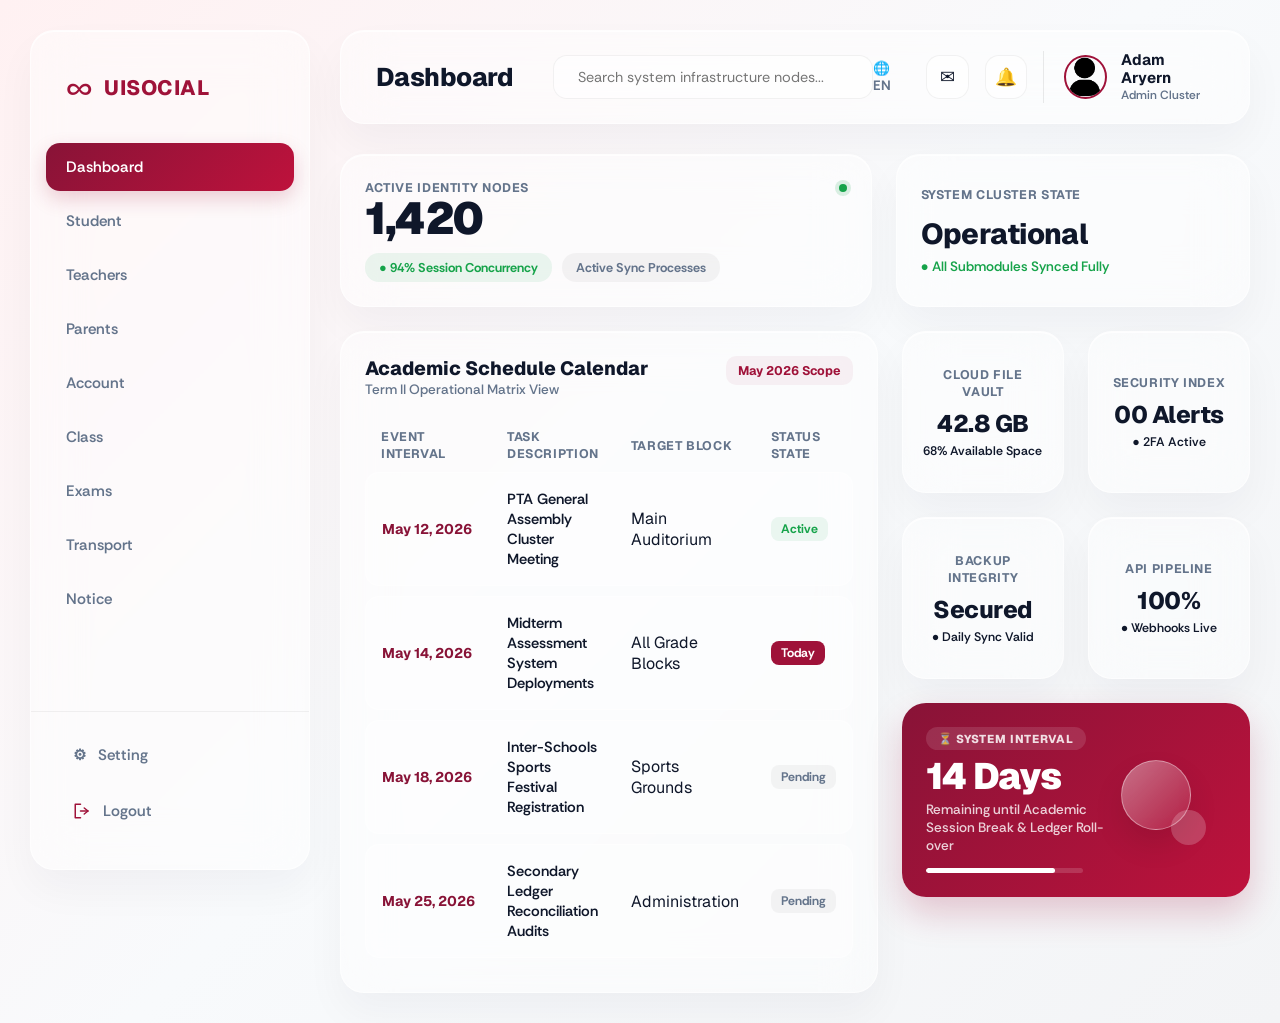
<file: index.html>
<!DOCTYPE html>
<html lang="en">
<head>
  <meta charset="UTF-8" />
  <meta name="viewport" content="width=device-width, initial-scale=1.0"/>
  <title>System Infrastructure Dashboard | School Management System</title>
  <link rel="stylesheet" href="style.css">
</head>
<body>

  <div class="container">

    <aside class="sidebar">
      <div class="logo-box">
        <span class="logo-icon">∞</span>
        <span class="logo-text">UISOCIAL</span>
      </div>

      <nav class="sidebar-menu">
        <ul>
          <li class="active">
            <a href="index.html">
              <span class="menu-text">Dashboard</span>
            </a>
          </li>
          <li>
            <a href="student.html">
              <span class="menu-text">Student</span>
            </a>
          </li>
          <li>
            <a href="teachers.html">
              <span class="menu-text">Teachers</span>
            </a>
          </li>
          <li>
            <a href="parents.html">
              <span class="menu-text">Parents</span>
            </a>
          </li>
          <li>
            <a href="account.html">
              <span class="menu-text">Account</span>
            </a>
          </li>
          <li>
            <a href="class.html">
              <span class="menu-text">Class</span>
            </a>
          </li>
          <li>
            <a href="exams.html">
              <span class="menu-text">Exams</span>
            </a>
          </li>
          <li>
            <a href="transport.html">
              <span class="menu-text">Transport</span>
            </a>
          </li>
          <li>
            <a href="notice.html">
              <span class="menu-text">Notice</span>
            </a>
          </li>
        </ul>
      </nav>

      <div class="bottom-menu">
        <a href="settings.html" class="settings-link">
          <span class="icon">⚙</span>
          <span class="link-text">Setting</span>
        </a>
        <a href="schportaLogin.html" class="logout-link">
          <svg class="logout-icon" xmlns="http://www.w3.org/2000/svg" width="24" height="24" viewBox="0 0 24 24" fill="none" stroke="currentColor" stroke-width="2" stroke-linecap="round" stroke-linejoin="round">
            <path d="M10 3H3v18h7" />
            <polyline points="15 8 20 12 15 16" />
            <line x1="20" y1="12" x2="10" y2="12" />
          </svg>
          <span class="link-text">Logout</span>
        </a>
      </div>
    </aside>

    <main class="main-content">

      <header class="topbar">
        <div class="left-section">
          <h2>Dashboard</h2>
          <div class="search-box">
            <input type="text" placeholder="Search system infrastructure nodes...">
          </div>
        </div>

        <div class="right-section">
          <div class="language-selector">🌐 EN</div>
          <button class="action-icon-btn" aria-label="Messages"><span class="icon-ui">✉</span></button>
          <button class="action-icon-btn" aria-label="Notifications"><span class="icon-ui">🔔</span></button>
          <div class="user-profile">
            <div class="avatar-box">
              <img src="avatar.png" alt="Adam Aryern Profile Avatar" class="avatar-img">
            </div>
            <div class="profile-info">
              <h4>Adam Aryern</h4>
              <p>Admin Cluster</p>
            </div>
          </div>
        </div>
      </header>

      <section class="content-body">
        <div class="dashboard-structured-grid">
          
          <div class="dashboard-row dynamic-row-one">
            
            <div class="matrix-tile identity-large-card">
              <div class="tile-meta">
                <span class="tile-tag">Active Identity Nodes</span>
                <span class="live-pulse-indicator"></span>
              </div>
              <div class="identity-display-wrapper">
                <h3 class="tile-value-large">1,420</h3>
                <div class="identity-sub-metrics">
                  <div class="metric-pill positive">● 94% Session Concurrency</div>
                  <div class="metric-pill neutral">Active Sync Processes</div>
                </div>
              </div>
            </div>

            <div class="matrix-tile cluster-state-card">
              <span class="tile-tag">System Cluster State</span>
              <h3 class="tile-value">Operational</h3>
              <span class="tile-status status-positive">● All Submodules Synced Fully</span>
            </div>

          </div>

          <div class="dashboard-row dynamic-row-two">
            
            <div class="matrix-tile calendar-table-card">
              <header class="calendar-card-header">
                <div class="header-left">
                  <h3 class="calendar-title">Academic Schedule Calendar</h3>
                  <p class="calendar-subtitle">Term II Operational Matrix View</p>
                </div>
                <span class="term-badge">May 2026 Scope</span>
              </header>
              
              <div class="table-container">
                <table class="calendar-data-table">
                  <thead>
                    <tr>
                      <th>Event Interval</th>
                      <th>Task Description</th>
                      <th>Target Block</th>
                      <th>Status State</th>
                    </tr>
                  </thead>
                  <tbody>
                    <tr>
                      <td class="date-column">May 12, 2026</td>
                      <td class="desc-column">PTA General Assembly Cluster Meeting</td>
                      <td>Main Auditorium</td>
                      <td><span class="status-indicator live">Active</span></td>
                    </tr>
                    <tr>
                      <td class="date-column">May 14, 2026</td>
                      <td class="desc-column">Midterm Assessment System Deployments</td>
                      <td>All Grade Blocks</td>
                      <td><span class="status-indicator current">Today</span></td>
                    </tr>
                    <tr>
                      <td class="date-column">May 18, 2026</td>
                      <td class="desc-column">Inter-Schools Sports Festival Registration</td>
                      <td>Sports Grounds</td>
                      <td><span class="status-indicator pending">Pending</span></td>
                    </tr>
                    <tr>
                      <td class="date-column">May 25, 2026</td>
                      <td class="desc-column">Secondary Ledger Reconciliation Audits</td>
                      <td>Administration</td>
                      <td><span class="status-indicator pending">Pending</span></td>
                    </tr>
                  </tbody>
                </table>
              </div>
            </div>

            <div class="stats-subgrid-container">
              
              <div class="small-metrics-binary-grid">
                
                <div class="matrix-tile small-metric-card-centered">
                  <span class="tile-tag">Cloud File Vault</span>
                  <h4 class="tile-value-centered">42.8 GB</h4>
                  <span class="tile-status-centered status-neutral">68% Available Space</span>
                </div>

                <div class="matrix-tile small-metric-card-centered">
                  <span class="tile-tag">Security Index</span>
                  <h4 class="tile-value-centered">00 Alerts</h4>
                  <span class="tile-status-centered status-positive">● 2FA Active</span>
                </div>

                <div class="matrix-tile small-metric-card-centered">
                  <span class="tile-tag">Backup Integrity</span>
                  <h4 class="tile-value-centered">Secured</h4>
                  <span class="tile-status-centered status-positive">● Daily Sync Valid</span>
                </div>

                <div class="matrix-tile small-metric-card-centered">
                  <span class="tile-tag">API Pipeline</span>
                  <h4 class="tile-value-centered">100%</h4>
                  <span class="tile-status-centered status-positive">● Webhooks Live</span>
                </div>

              </div>

              <div class="matrix-tile system-interval-countdown-card">
                <div class="countdown-text-content">
                  <div class="countdown-decor-shield">⏳ SYSTEM INTERVAL</div>
                  <h2 class="countdown-timer-value">14 Days</h2>
                  <p class="countdown-description-label">Remaining until Academic Session Break &amp; Ledger Roll-over</p>
                  <div class="countdown-footer-progress-track">
                    <div class="progress-bar-fill-node" style="width: 82%;"></div>
                  </div>
                </div>
                
                <div class="floating-illustration-space-wrapper">
                  <div class="floating-glass-sphere-element"></div>
                  <div class="floating-orb-secondary"></div>
                </div>
              </div>

            </div>

          </div>

        </div>
      </section>

    </main>

  </div>

</body>
</html>
</file>
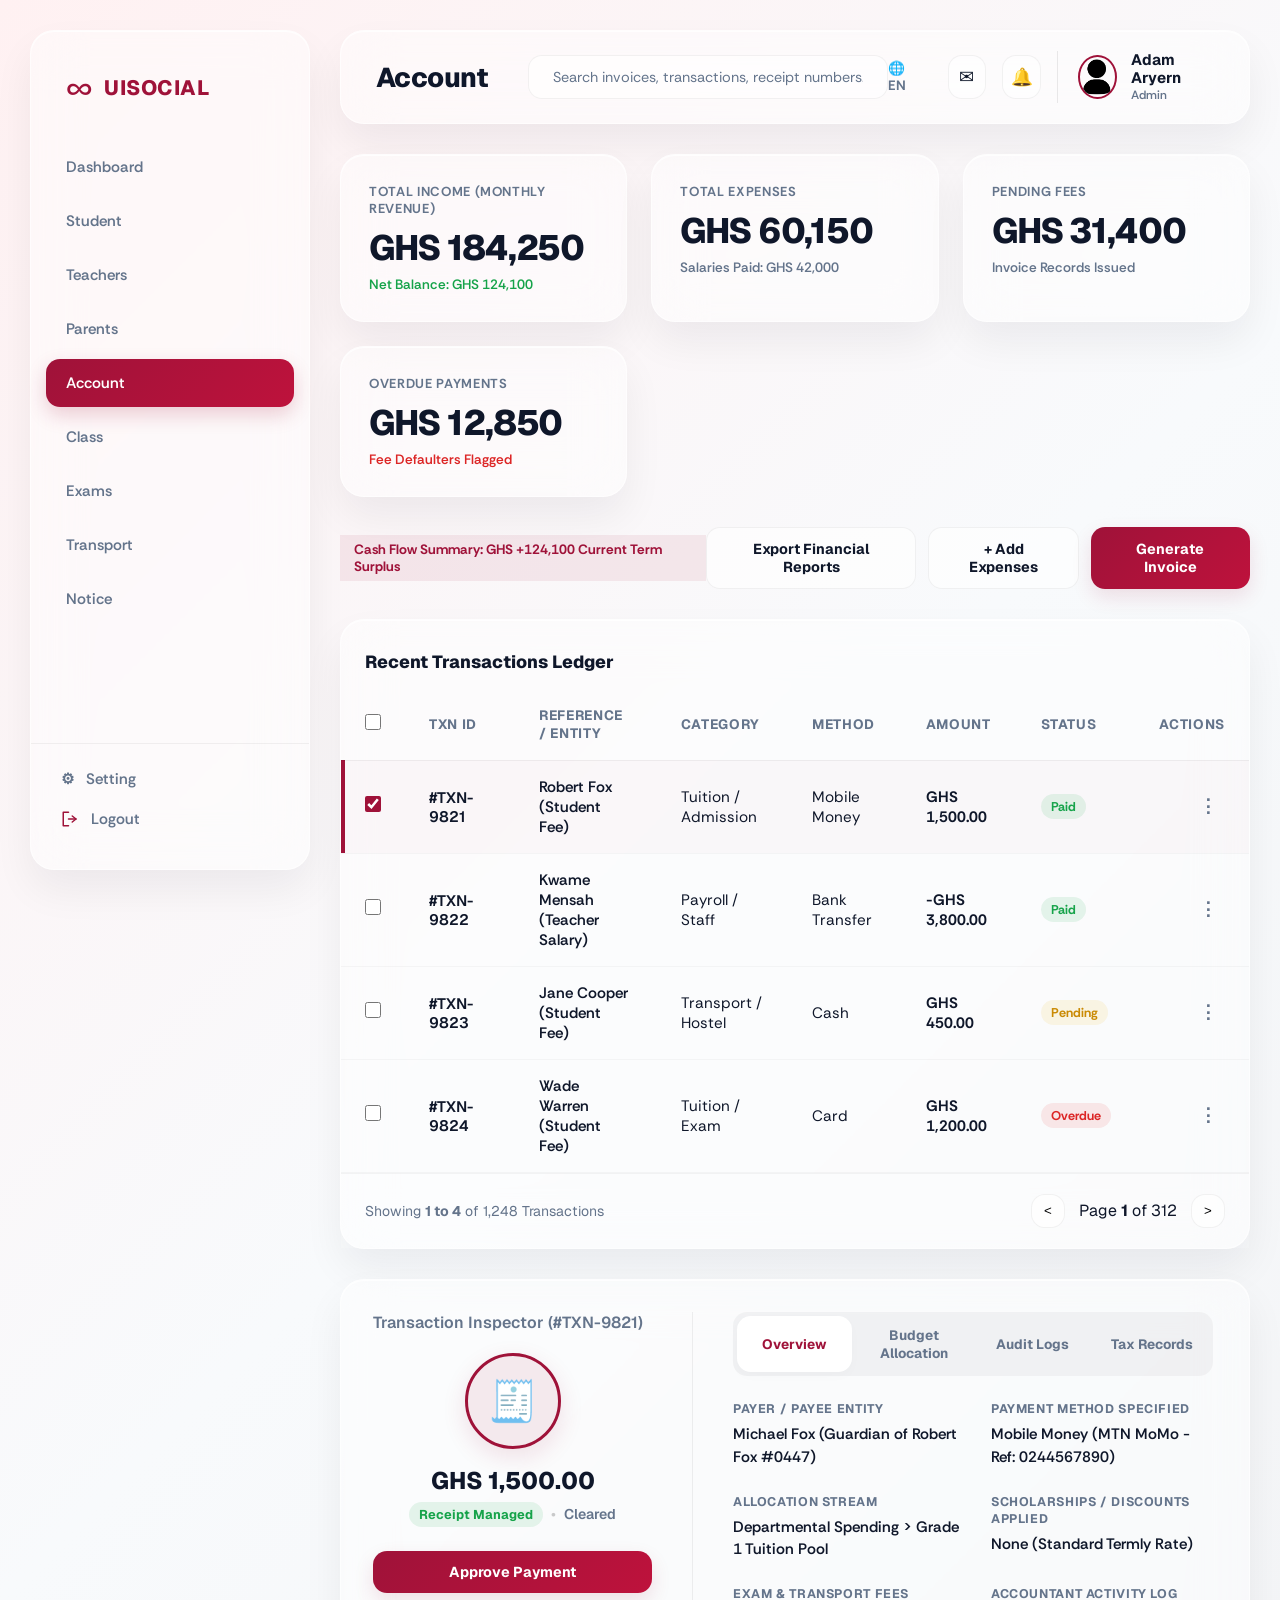
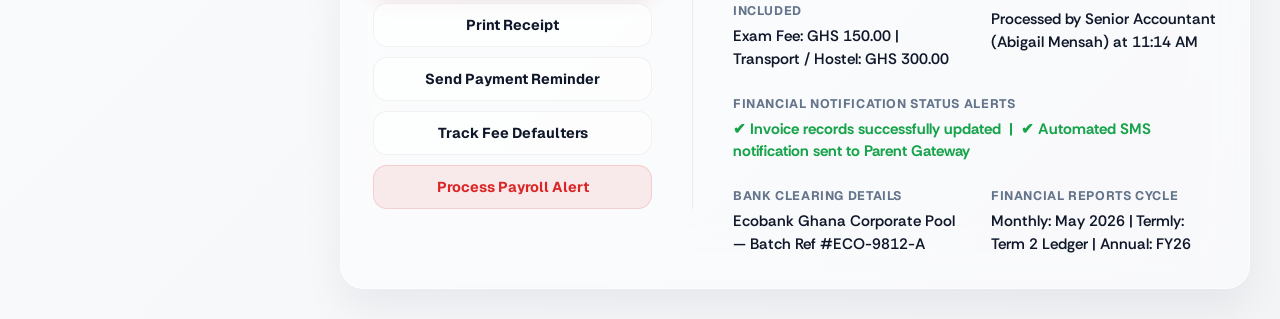
<file: account.html>
<!DOCTYPE html>
<html lang="en">
<head>
  <meta charset="UTF-8" />
  <meta name="viewport" content="width=device-width, initial-scale=1.0"/>
  <title>Financial Management | School Management System</title>
  <link rel="stylesheet" href="account.css">
</head>
<body>

  <div class="container">

    <aside class="sidebar">
      <div class="logo-box">
        <span class="logo-icon">∞</span>
        <span class="logo-text">UISOCIAL</span>
      </div>

      <nav class="sidebar-menu">
        <ul>
          <li><a href="index.html"><span class="menu-text">Dashboard</span></a></li>
          <li><a href="student.html"><span class="menu-text">Student</span></a></li>
          <li><a href="teachers.html"><span class="menu-text">Teachers</span></a></li>
          <li><a href="parents.html"><span class="menu-text">Parents</span></a></li>
          <li class="active"><a href="account.html"><span class="menu-text">Account</span></a></li>
          <li><a href="class.html"><span class="menu-text">Class</span></a></li>
          <li><a href="exams.html"><span class="menu-text">Exams</span></a></li>
          <li><a href="transport.html"><span class="menu-text">Transport</span></a></li>
          <li><a href="notice.html"><span class="menu-text">Notice</span></a></li>
        </ul>
      </nav>

      <div class="bottom-menu">
        <a href="settings.html" class="settings-link">
          <span class="icon">⚙</span>
          <span class="link-text">Setting</span>
        </a>
        <a href="schportaLogin.html" class="logout-link">
          <svg class="logout-icon" xmlns="http://www.w3.org/2000/svg" width="24" height="24" viewBox="0 0 24 24" fill="none" stroke="currentColor" stroke-width="2" stroke-linecap="round" stroke-linejoin="round">
            <path d="M10 3H3v18h7" />
            <polyline points="15 8 20 12 15 16" />
            <line x1="20" y1="12" x2="10" y2="12" />
          </svg>
          <span class="link-text">Logout</span>
        </a>
      </div>
    </aside>

    <main class="main-content">

      <header class="topbar">
        <div class="left-section">
          <h2>Account</h2>
          <div class="search-box">
            <input type="text" placeholder="Search invoices, transactions, receipt numbers...">
          </div>
        </div>

        <div class="right-section">
          <div class="language-selector">🌐 EN</div>
          <button class="action-icon-btn" aria-label="Messages"><span class="icon-ui">✉</span></button>
          <button class="action-icon-btn" aria-label="Notifications"><span class="icon-ui">🔔</span></button>
          <div class="user-profile">
            <div class="avatar-box">
              <img src="avatar.png" alt="Adam Aryern Profile Avatar" class="avatar-img">
            </div>
            <div class="profile-info">
              <h4>Adam Aryern</h4>
              <p>Admin</p>
            </div>
          </div>
        </div>
      </header>

      <section class="content-body">

        <div class="dashboard-overview">
          <div class="card">
            <span class="card-label">Total Income (Monthly Revenue)</span>
            <span class="card-metric">GHS 184,250</span>
            <span class="card-trend positive">Net Balance: GHS 124,100</span>
          </div>
          <div class="card">
            <span class="card-label">Total Expenses</span>
            <span class="card-metric">GHS 60,150</span>
            <span class="card-trend neutral">Salaries Paid: GHS 42,000</span>
          </div>
          <div class="card">
            <span class="card-label">Pending Fees</span>
            <span class="card-metric">GHS 31,400</span>
            <span class="card-trend neutral">Invoice Records Issued</span>
          </div>
          <div class="card">
            <span class="card-label">Overdue Payments</span>
            <span class="card-metric">GHS 12,850</span>
            <span class="card-trend negative">Fee Defaulters Flagged</span>
          </div>
        </div>

        <div class="header-action-row">
          <div class="badge-wrapper">
            <span class="total-badge">Cash Flow Summary: GHS +124,100 Current Term Surplus</span>
          </div>
          <div class="action-buttons-group">
            <button class="btn btn-secondary">Export Financial Reports</button>
            <button class="btn btn-secondary">+ Add Expenses</button>
            <button class="btn btn-primary">Generate Invoice</button>
          </div>
        </div>

        <div class="stacked-layout-container">
          
          <div class="card table-card-wrapper">
            <header class="table-card-header" style="padding: 10px 24px 15px;">
              <h3 style="font-size: 1.1rem; font-weight: 800;">Recent Transactions Ledger</h3>
            </header>
            
            <table class="dashboard-table">
              <thead>
                <tr>
                  <th class="col-checkbox"><input type="checkbox" class="custom-checkbox"></th>
                  <th class="col-id">Txn ID</th>
                  <th>Reference / Entity</th>
                  <th>Category</th>
                  <th>Method</th>
                  <th>Amount</th>
                  <th>Status</th>
                  <th class="col-actions">Actions</th>
                </tr>
              </thead>
              <tbody>
                <tr class="selected-row">
                  <td><input type="checkbox" checked class="custom-checkbox"></td>
                  <td class="text-id">#TXN-9821</td>
                  <td class="text-semibold">Robert Fox (Student Fee)</td>
                  <td>Tuition / Admission</td>
                  <td>Mobile Money</td>
                  <td class="text-semibold text-income">GHS 1,500.00</td>
                  <td><span class="badge badge-class text-present">Paid</span></td>
                  <td class="text-right"><button class="action-trigger-btn">⋮</button></td>
                </tr>
                <tr>
                  <td><input type="checkbox" class="custom-checkbox"></td>
                  <td class="text-id">#TXN-9822</td>
                  <td class="text-semibold">Kwame Mensah (Teacher Salary)</td>
                  <td>Payroll / Staff</td>
                  <td>Bank Transfer</td>
                  <td class="text-semibold text-expense">-GHS 3,800.00</td>
                  <td><span class="badge badge-class text-present">Paid</span></td>
                  <td class="text-right"><button class="action-trigger-btn">⋮</button></td>
                </tr>
                <tr>
                  <td><input type="checkbox" class="custom-checkbox"></td>
                  <td class="text-id">#TXN-9823</td>
                  <td class="text-semibold">Jane Cooper (Student Fee)</td>
                  <td>Transport / Hostel</td>
                  <td>Cash</td>
                  <td class="text-semibold text-income">GHS 450.00</td>
                  <td><span class="badge badge-class text-leave">Pending</span></td>
                  <td class="text-right"><button class="action-trigger-btn">⋮</button></td>
                </tr>
                <tr>
                  <td><input type="checkbox" class="custom-checkbox"></td>
                  <td class="text-id">#TXN-9824</td>
                  <td class="text-semibold">Wade Warren (Student Fee)</td>
                  <td>Tuition / Exam</td>
                  <td>Card</td>
                  <td class="text-semibold text-income">GHS 1,200.00</td>
                  <td><span class="badge badge-class text-absent">Overdue</span></td>
                  <td class="text-right"><button class="action-trigger-btn">⋮</button></td>
                </tr>
              </tbody>
            </table>

            <footer class="table-footer">
              <span class="pagination-summary">Showing <strong>1 to 4</strong> of 1,248 Transactions</span>
              <div class="pagination-controls">
                <button class="page-btn">&lt;</button>
                <span class="page-indicator">Page <strong>1</strong> of 312</span>
                <button class="page-btn">&gt;</button>
              </div>
            </footer>
          </div>

          <div class="card student-profile-horizontal-panel">
            
            <div class="profile-horizontal-split">
              
              <div class="profile-card-left-identity">
                <header class="panel-header-toolbar">
                  <span class="text-id">Transaction Inspector (#TXN-9821)</span>
                </header>

                <div class="profile-summary-identity">
                  <div class="receipt-icon-box">
                    <span class="receipt-symbol">🧾</span>
                  </div>
                  <h3 class="student-name">GHS 1,500.00</h3>
                  <div class="student-meta-subtext">
                    <span class="badge badge-class text-present">Receipt Managed</span>
                    <span class="divider-dot">•</span>
                    <span class="gender-text">Cleared</span>
                  </div>
                </div>

                <footer class="panel-action-footer">
                  <button class="btn btn-primary">Approve Payment</button>
                  <button class="btn btn-secondary">Print Receipt</button>
                  <button class="btn btn-secondary">Send Payment Reminder</button>
                  <button class="btn btn-secondary">Track Fee Defaulters</button>
                  <button class="btn btn-danger">Process Payroll Alert</button>
                </footer>
              </div>

              <div class="profile-details-right-pane">
                
                <nav class="panel-tab-bar">
                  <button class="tab-link active-tab">Overview</button>
                  <button class="tab-link">Budget Allocation</button>
                  <button class="tab-link">Audit Logs</button>
                  <button class="tab-link">Tax Records</button>
                </nav>

                <div class="panel-details-pane horizontal-details-grid">
                  
                  <div class="info-data-row">
                    <label>Payer / Payee Entity</label>
                    <div class="info-data-value">Michael Fox (Guardian of Robert Fox #0447)</div>
                  </div>

                  <div class="info-data-row">
                    <label>Payment Method Specified</label>
                    <div class="info-data-value">Mobile Money (MTN MoMo - Ref: 0244567890)</div>
                  </div>

                  <div class="info-data-row">
                    <label>Allocation Stream</label>
                    <div class="info-data-value">Departmental Spending &gt; Grade 1 Tuition Pool</div>
                  </div>

                  <div class="info-data-row">
                    <label>Scholarships / Discounts Applied</label>
                    <div class="info-data-value">None (Standard Termly Rate)</div>
                  </div>

                  <div class="info-data-row">
                    <label>Exam & Transport Fees Included</label>
                    <div class="info-data-value">Exam Fee: GHS 150.00 | Transport / Hostel: GHS 300.00</div>
                  </div>

                  <div class="info-data-row">
                    <label>Accountant Activity Log</label>
                    <div class="info-data-value">Processed by Senior Accountant (Abigail Mensah) at 11:14 AM</div>
                  </div>

                  <div class="info-data-row span-two-columns">
                    <label>Financial Notification Status Alerts</label>
                    <div class="info-data-value" style="color: #16a34a; font-weight: 700;">
                      ✔ Invoice records successfully updated &nbsp;|&nbsp; ✔ Automated SMS notification sent to Parent Gateway
                    </div>
                  </div>

                  <div class="info-data-row">
                    <label>Bank Clearing Details</label>
                    <div class="info-data-value">Ecobank Ghana Corporate Pool — Batch Ref #ECO-9812-A</div>
                  </div>

                  <div class="info-data-row">
                    <label>Financial Reports Cycle</label>
                    <div class="info-data-value">Monthly: May 2026 | Termly: Term 2 Ledger | Annual: FY26</div>
                  </div>

                </div>

              </div>

            </div> </div> </div> </section>

    </main>

  </div>

</body>
</html>
</file>
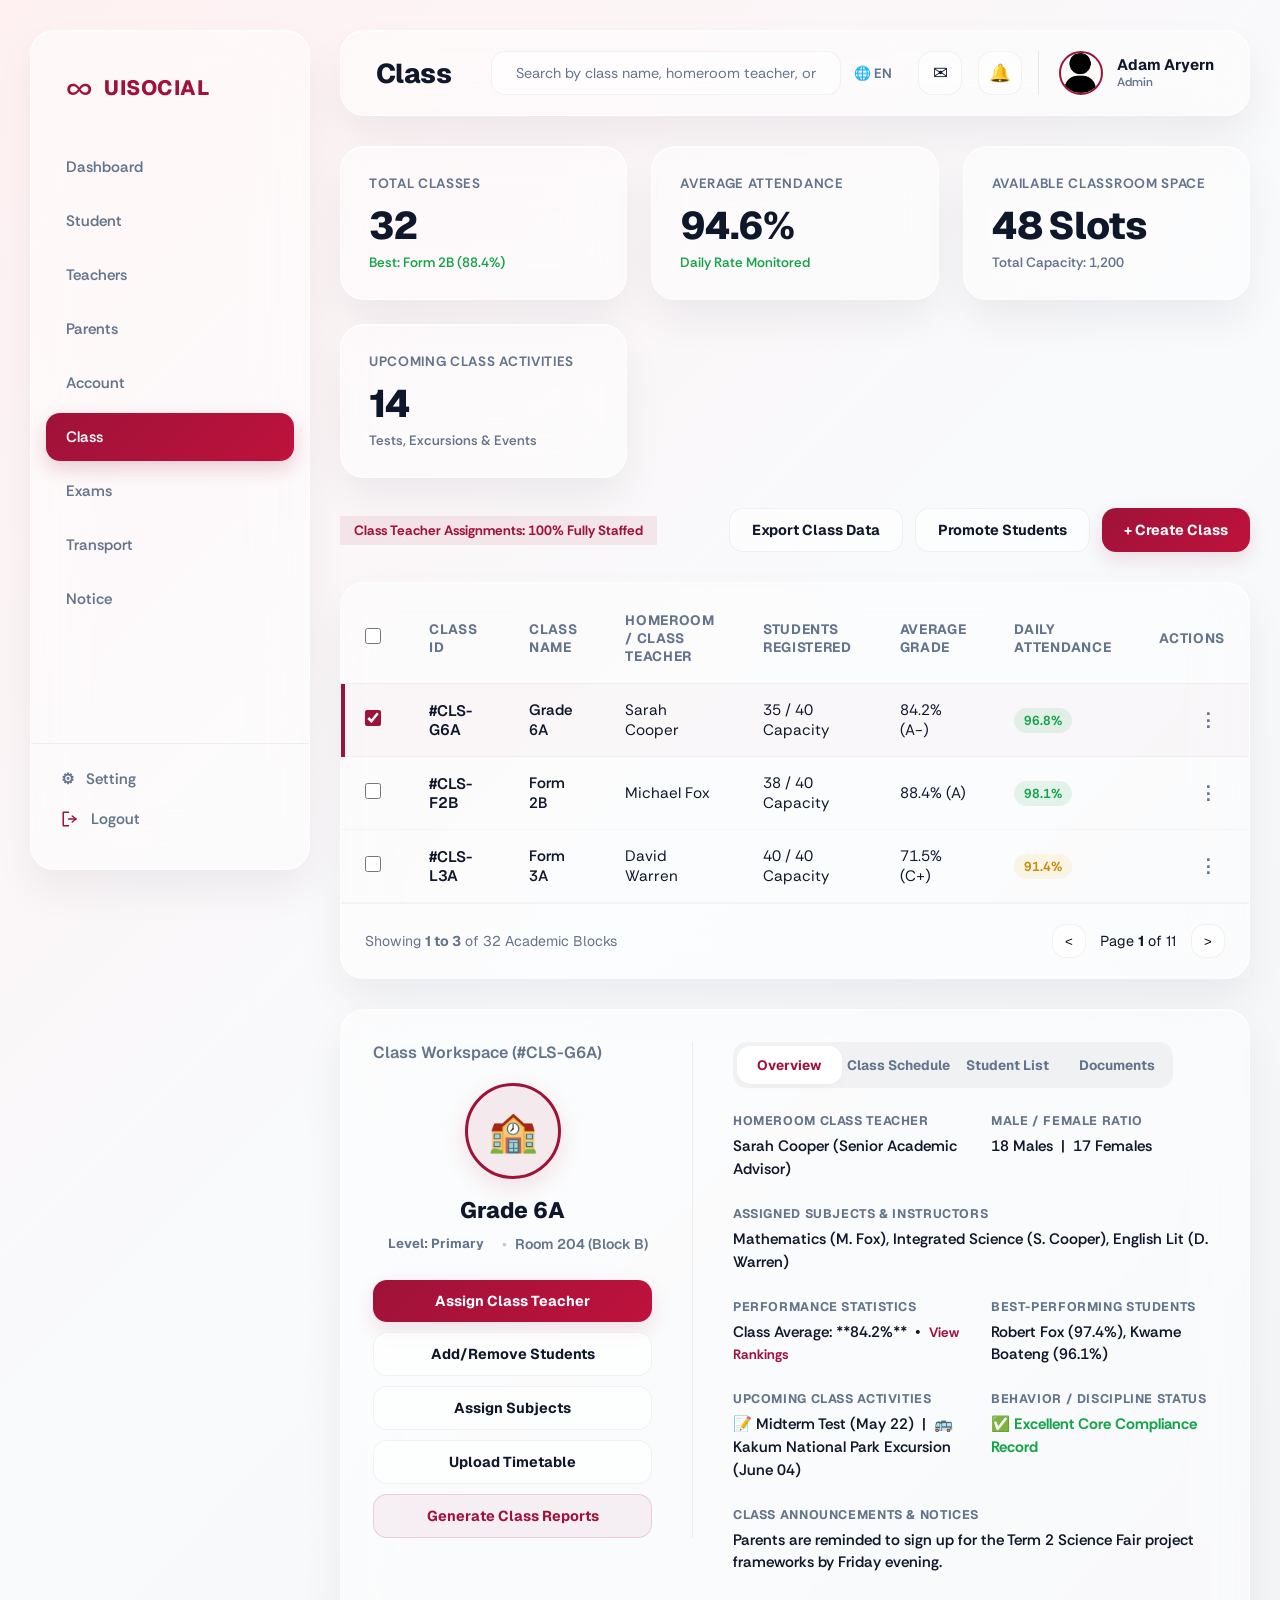
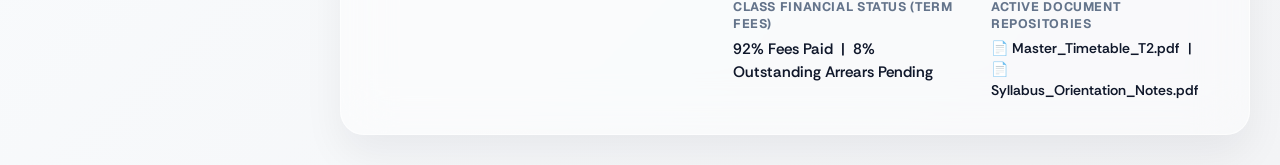
<file: class.html>
<!DOCTYPE html>
<html lang="en">
<head>
  <meta charset="UTF-8" />
  <meta name="viewport" content="width=device-width, initial-scale=1.0"/>
  <title>Class Management | School Management System</title>
  <link rel="stylesheet" href="class.css">
</head>
<body>

  <div class="container">

    <aside class="sidebar">
      <div class="logo-box">
        <span class="logo-icon">∞</span>
        <span class="logo-text">UISOCIAL</span>
      </div>

      <nav class="sidebar-menu">
        <ul>
          <li><a href="index.html"><span class="menu-text">Dashboard</span></a></li>
          <li><a href="student.html"><span class="menu-text">Student</span></a></li>
          <li><a href="teachers.html"><span class="menu-text">Teachers</span></a></li>
          <li><a href="parents.html"><span class="menu-text">Parents</span></a></li>
          <li><a href="account.html"><span class="menu-text">Account</span></a></li>
          <li class="active"><a href="class.html"><span class="menu-text">Class</span></a></li>
          <li><a href="exams.html"><span class="menu-text">Exams</span></a></li>
          <li><a href="transport.html"><span class="menu-text">Transport</span></a></li>
          <li><a href="notice.html"><span class="menu-text">Notice</span></a></li>
        </ul>
      </nav>

      <div class="bottom-menu">
        <a href="settings.html" class="settings-link">
          <span class="icon">⚙</span>
          <span class="link-text">Setting</span>
        </a>
        <a href="schportaLogin.html" class="logout-link">
          <svg class="logout-icon" xmlns="http://www.w3.org/2000/svg" width="24" height="24" viewBox="0 0 24 24" fill="none" stroke="currentColor" stroke-width="2" stroke-linecap="round" stroke-linejoin="round">
            <path d="M10 3H3v18h7" />
            <polyline points="15 8 20 12 15 16" />
            <line x1="20" y1="12" x2="10" y2="12" />
          </svg>
          <span class="link-text">Logout</span>
        </a>
      </div>
    </aside>

    <main class="main-content">

      <header class="topbar">
        <div class="left-section">
          <h2>Class</h2>
          <div class="search-box">
            <input type="text" placeholder="Search by class name, homeroom teacher, or room number...">
          </div>
        </div>

        <div class="right-section">
          <div class="language-selector">🌐 EN</div>
          <button class="action-icon-btn" aria-label="Messages"><span class="icon-ui">✉</span></button>
          <button class="action-icon-btn" aria-label="Notifications"><span class="icon-ui">🔔</span></button>
          <div class="user-profile">
            <div class="avatar-box">
              <img src="avatar.png" alt="Adam Aryern Profile Avatar" class="avatar-img">
            </div>
            <div class="profile-info">
              <h4>Adam Aryern</h4>
              <p>Admin</p>
            </div>
          </div>
        </div>
      </header>

      <section class="content-body">

        <div class="dashboard-overview">
          <div class="card">
            <span class="card-label">Total Classes</span>
            <span class="card-metric">32</span>
            <span class="card-trend positive">Best: Form 2B (88.4%)</span>
          </div>
          <div class="card">
            <span class="card-label">Average Attendance</span>
            <span class="card-metric">94.6%</span>
            <span class="card-trend positive">Daily Rate Monitored</span>
          </div>
          <div class="card">
            <span class="card-label">Available Classroom Space</span>
            <span class="card-metric">48 Slots</span>
            <span class="card-trend neutral">Total Capacity: 1,200</span>
          </div>
          <div class="card">
            <span class="card-label">Upcoming Class Activities</span>
            <span class="card-metric">14</span>
            <span class="card-trend neutral">Tests, Excursions & Events</span>
          </div>
        </div>

        <div class="header-action-row">
          <div class="badge-wrapper">
            <span class="total-badge">Class Teacher Assignments: 100% Fully Staffed</span>
          </div>
          <div class="action-buttons-group">
            <button class="btn btn-secondary">Export Class Data</button>
            <button class="btn btn-secondary">Promote Students</button>
            <button class="btn btn-primary">+ Create Class</button>
          </div>
        </div>

        <div class="stacked-layout-container">
          
          <div class="card table-card-wrapper">
            <table class="dashboard-table">
              <thead>
                <tr>
                  <th class="col-checkbox"><input type="checkbox" class="custom-checkbox"></th>
                  <th class="col-id">Class ID</th>
                  <th>Class Name</th>
                  <th>Homeroom / Class Teacher</th>
                  <th>Students Registered</th>
                  <th>Average Grade</th>
                  <th>Daily Attendance</th>
                  <th class="col-actions">Actions</th>
                </tr>
              </thead>
              <tbody>
                <tr class="selected-row">
                  <td><input type="checkbox" checked class="custom-checkbox"></td>
                  <td class="text-id">#CLS-G6A</td>
                  <td class="text-semibold">Grade 6A</td>
                  <td>Sarah Cooper</td>
                  <td>35 / 40 Capacity</td>
                  <td>84.2% (A-)</td>
                  <td><span class="badge badge-class text-present">96.8%</span></td>
                  <td class="text-right"><button class="action-trigger-btn">⋮</button></td>
                </tr>
                <tr>
                  <td><input type="checkbox" class="custom-checkbox"></td>
                  <td class="text-id">#CLS-F2B</td>
                  <td class="text-semibold">Form 2B</td>
                  <td>Michael Fox</td>
                  <td>38 / 40 Capacity</td>
                  <td>88.4% (A)</td>
                  <td><span class="badge badge-class text-present">98.1%</span></td>
                  <td class="text-right"><button class="action-trigger-btn">⋮</button></td>
                </tr>
                <tr>
                  <td><input type="checkbox" class="custom-checkbox"></td>
                  <td class="text-id">#CLS-L3A</td>
                  <td class="text-semibold">Form 3A</td>
                  <td>David Warren</td>
                  <td>40 / 40 Capacity</td>
                  <td>71.5% (C+)</td>
                  <td><span class="badge badge-class text-leave">91.4%</span></td>
                  <td class="text-right"><button class="action-trigger-btn">⋮</button></td>
                </tr>
              </tbody>
            </table>

            <footer class="table-footer">
              <span class="pagination-summary">Showing <strong>1 to 3</strong> of 32 Academic Blocks</span>
              <div class="pagination-controls">
                <button class="page-btn">&lt;</button>
                <span class="page-indicator">Page <strong>1</strong> of 11</span>
                <button class="page-btn">&gt;</button>
              </div>
            </footer>
          </div>

          <div class="card student-profile-horizontal-panel">
            
            <div class="profile-horizontal-split">
              
              <div class="profile-card-left-identity">
                <header class="panel-header-toolbar">
                  <span class="text-id">Class Workspace (#CLS-G6A)</span>
                </header>

                <div class="profile-summary-identity">
                  <div class="class-avatar-box">
                    <span class="class-symbol">🏫</span>
                  </div>
                  <h3 class="student-name">Grade 6A</h3>
                  <div class="student-meta-subtext">
                    <span class="badge badge-class">Level: Primary</span>
                    <span class="divider-dot">•</span>
                    <span class="gender-text">Room 204 (Block B)</span>
                  </div>
                </div>

                <footer class="panel-action-footer">
                  <button class="btn btn-primary">Assign Class Teacher</button>
                  <button class="btn btn-secondary">Add/Remove Students</button>
                  <button class="btn btn-secondary">Assign Subjects</button>
                  <button class="btn btn-secondary">Upload Timetable</button>
                  <button class="btn btn-danger">Generate Class Reports</button>
                </footer>
              </div>

              <div class="profile-details-right-pane">
                
                <nav class="panel-tab-bar">
                  <button class="tab-link active-tab">Overview</button>
                  <button class="tab-link">Class Schedule</button>
                  <button class="tab-link">Student List</button>
                  <button class="tab-link">Documents</button>
                </nav>

                <div class="panel-details-pane horizontal-details-grid">
                  
                  <div class="info-data-row">
                    <label>Homeroom Class Teacher</label>
                    <div class="info-data-value">Sarah Cooper (Senior Academic Advisor)</div>
                  </div>

                  <div class="info-data-row">
                    <label>Male / Female Ratio</label>
                    <div class="info-data-value">18 Males &nbsp;|&nbsp; 17 Females</div>
                  </div>

                  <div class="info-data-row span-two-columns">
                    <label>Assigned Subjects & Instructors</label>
                    <div class="info-data-value">Mathematics (M. Fox), Integrated Science (S. Cooper), English Lit (D. Warren)</div>
                  </div>

                  <div class="info-data-row">
                    <label>Performance Statistics</label>
                    <div class="info-data-value">Class Average: **84.2%** &nbsp;•&nbsp; <span class="view-all-link" style="cursor:pointer;">View Rankings</span></div>
                  </div>

                  <div class="info-data-row">
                    <label>Best-Performing Students</label>
                    <div class="info-data-value">Robert Fox (97.4%), Kwame Boateng (96.1%)</div>
                  </div>

                  <div class="info-data-row">
                    <label>Upcoming Class Activities</label>
                    <div class="info-data-value">📝 Midterm Test (May 22) &nbsp;|&nbsp; 🚌 Kakum National Park Excursion (June 04)</div>
                  </div>

                  <div class="info-data-row">
                    <label>Behavior / Discipline Status</label>
                    <div class="info-data-value" style="color: #16a34a; font-weight: 700;">✅ Excellent Core Compliance Record</div>
                  </div>

                  <div class="info-data-row span-two-columns">
                    <label>Class Announcements & Notices</label>
                    <div class="info-data-value">Parents are reminded to sign up for the Term 2 Science Fair project frameworks by Friday evening.</div>
                  </div>

                  <div class="info-data-row">
                    <label>Class Financial Status (Term Fees)</label>
                    <div class="info-data-value">92% Fees Paid &nbsp;|&nbsp; 8% Outstanding Arrears Pending</div>
                  </div>

                  <div class="info-data-row">
                    <label>Active Document Repositories</label>
                    <div class="info-data-value" style="font-size: 0.88rem;">
                      📄 Master_Timetable_T2.pdf &nbsp;&nbsp;|&nbsp;&nbsp; 📄 Syllabus_Orientation_Notes.pdf
                    </div>
                  </div>

                </div> </div>

            </div> </div> </div> </section>

    </main>

  </div>

</body>
</html>
</file>
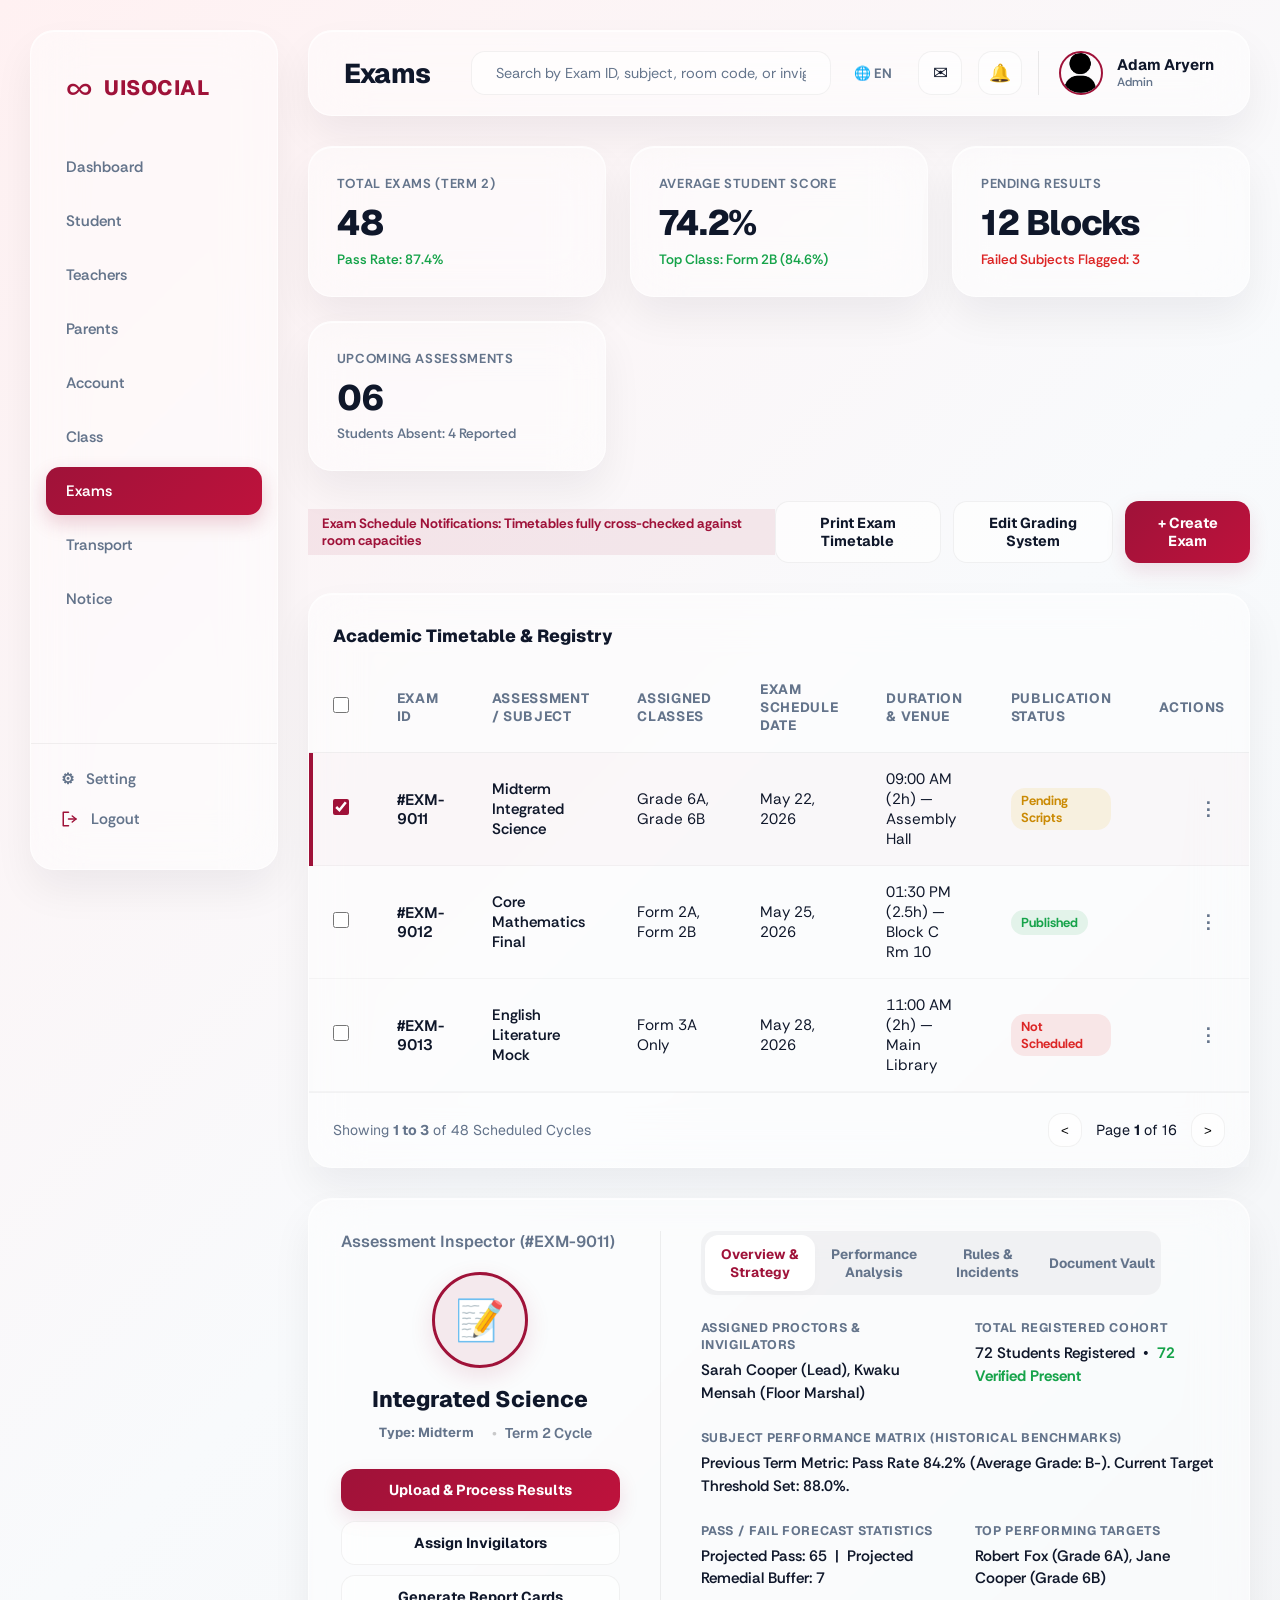
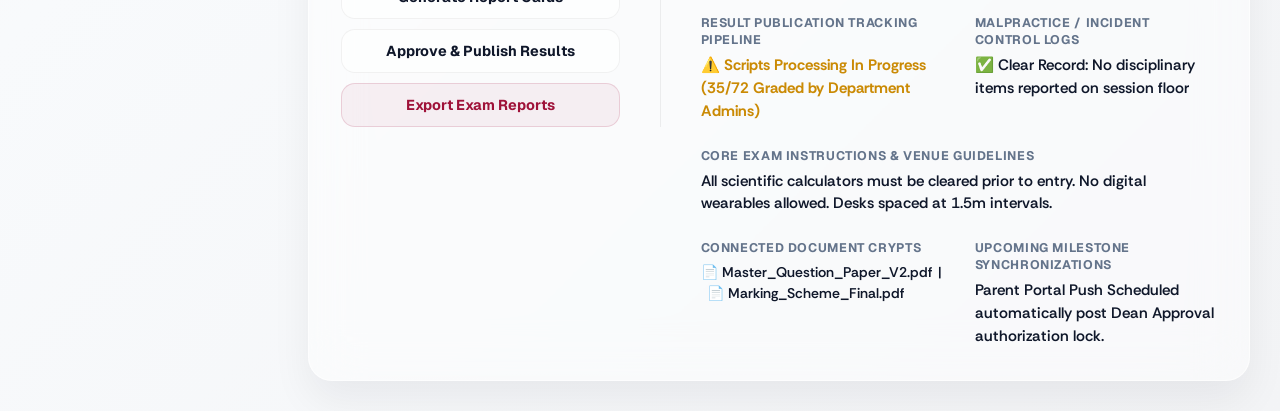
<file: exams.html>
<!DOCTYPE html>
<html lang="en">
<head>
  <meta charset="UTF-8" />
  <meta name="viewport" content="width=device-width, initial-scale=1.0"/>
  <title>Exams & Assessment Management | School Management System</title>
  <link rel="stylesheet" href="exams.css">
</head>
<body>

  <div class="container">

    <aside class="sidebar">
      <div class="logo-box">
        <span class="logo-icon">∞</span>
        <span class="logo-text">UISOCIAL</span>
      </div>

      <nav class="sidebar-menu">
        <ul>
          <li><a href="index.html"><span class="menu-text">Dashboard</span></a></li>
          <li><a href="student.html"><span class="menu-text">Student</span></a></li>
          <li><a href="teachers.html"><span class="menu-text">Teachers</span></a></li>
          <li><a href="parents.html"><span class="menu-text">Parents</span></a></li>
          <li><a href="account.html"><span class="menu-text">Account</span></a></li>
          <li><a href="class.html"><span class="menu-text">Class</span></a></li>
          <li class="active"><a href="exams.html"><span class="menu-text">Exams</span></a></li>
          <li><a href="transport.html"><span class="menu-text">Transport</span></a></li>
          <li><a href="notice.html"><span class="menu-text">Notice</span></a></li>
        </ul>
      </nav>

      <div class="bottom-menu">
        <a href="settings.html" class="settings-link">
          <span class="icon">⚙</span>
          <span class="link-text">Setting</span>
        </a>
        <a href="schportaLogin.html" class="logout-link">
          <svg class="logout-icon" xmlns="http://www.w3.org/2000/svg" width="24" height="24" viewBox="0 0 24 24" fill="none" stroke="currentColor" stroke-width="2" stroke-linecap="round" stroke-linejoin="round">
            <path d="M10 3H3v18h7" />
            <polyline points="15 8 20 12 15 16" />
            <line x1="20" y1="12" x2="10" y2="12" />
          </svg>
          <span class="link-text">Logout</span>
        </a>
      </div>
    </aside>

    <main class="main-content">

      <header class="topbar">
        <div class="left-section">
          <h2>Exams</h2>
          <div class="search-box">
            <input type="text" placeholder="Search by Exam ID, subject, room code, or invigilator...">
          </div>
        </div>

        <div class="right-section">
          <div class="language-selector">🌐 EN</div>
          <button class="action-icon-btn" aria-label="Messages"><span class="icon-ui">✉</span></button>
          <button class="action-icon-btn" aria-label="Notifications"><span class="icon-ui">🔔</span></button>
          <div class="user-profile">
            <div class="avatar-box">
              <img src="avatar.png" alt="Adam Aryern Profile Avatar" class="avatar-img">
            </div>
            <div class="profile-info">
              <h4>Adam Aryern</h4>
              <p>Admin</p>
            </div>
          </div>
        </div>
      </header>

      <section class="content-body">

        <div class="dashboard-overview">
          <div class="card">
            <span class="card-label">Total Exams (Term 2)</span>
            <span class="card-metric">48</span>
            <span class="card-trend positive">Pass Rate: 87.4%</span>
          </div>
          <div class="card">
            <span class="card-label">Average Student Score</span>
            <span class="card-metric">74.2%</span>
            <span class="card-trend positive">Top Class: Form 2B (84.6%)</span>
          </div>
          <div class="card">
            <span class="card-label">Pending Results</span>
            <span class="card-metric">12 Blocks</span>
            <span class="card-trend negative">Failed Subjects Flagged: 3</span>
          </div>
          <div class="card">
            <span class="card-label">Upcoming Assessments</span>
            <span class="card-metric">06</span>
            <span class="card-trend neutral">Students Absent: 4 Reported</span>
          </div>
        </div>

        <div class="header-action-row">
          <div class="badge-wrapper">
            <span class="total-badge">Exam Schedule Notifications: Timetables fully cross-checked against room capacities</span>
          </div>
          <div class="action-buttons-group">
            <button class="btn btn-secondary">Print Exam Timetable</button>
            <button class="btn btn-secondary">Edit Grading System</button>
            <button class="btn btn-primary">+ Create Exam</button>
          </div>
        </div>

        <div class="stacked-layout-container">
          
          <div class="card table-card-wrapper">
            <header class="table-card-header" style="padding: 10px 24px 15px;">
              <h3 style="font-size: 1.1rem; font-weight: 800;">Academic Timetable & Registry</h3>
            </header>
            
            <table class="dashboard-table">
              <thead>
                <tr>
                  <th class="col-checkbox"><input type="checkbox" class="custom-checkbox"></th>
                  <th class="col-id">Exam ID</th>
                  <th>Assessment / Subject</th>
                  <th>Assigned Classes</th>
                  <th>Exam Schedule Date</th>
                  <th>Duration & Venue</th>
                  <th>Publication Status</th>
                  <th class="col-actions">Actions</th>
                </tr>
              </thead>
              <tbody>
                <tr class="selected-row">
                  <td><input type="checkbox" checked class="custom-checkbox"></td>
                  <td class="text-id">#EXM-9011</td>
                  <td class="text-semibold">Midterm Integrated Science</td>
                  <td>Grade 6A, Grade 6B</td>
                  <td>May 22, 2026</td>
                  <td>09:00 AM (2h) — Assembly Hall</td>
                  <td><span class="badge badge-class text-leave">Pending Scripts</span></td>
                  <td class="text-right"><button class="action-trigger-btn">⋮</button></td>
                </tr>
                <tr>
                  <td><input type="checkbox" class="custom-checkbox"></td>
                  <td class="text-id">#EXM-9012</td>
                  <td class="text-semibold">Core Mathematics Final</td>
                  <td>Form 2A, Form 2B</td>
                  <td>May 25, 2026</td>
                  <td>01:30 PM (2.5h) — Block C Rm 10</td>
                  <td><span class="badge badge-class text-present">Published</span></td>
                  <td class="text-right"><button class="action-trigger-btn">⋮</button></td>
                </tr>
                <tr>
                  <td><input type="checkbox" class="custom-checkbox"></td>
                  <td class="text-id">#EXM-9013</td>
                  <td class="text-semibold">English Literature Mock</td>
                  <td>Form 3A Only</td>
                  <td>May 28, 2026</td>
                  <td>11:00 AM (2h) — Main Library</td>
                  <td><span class="badge badge-class text-absent">Not Scheduled</span></td>
                  <td class="text-right"><button class="action-trigger-btn">⋮</button></td>
                </tr>
              </tbody>
            </table>

            <footer class="table-footer">
              <span class="pagination-summary">Showing <strong>1 to 3</strong> of 48 Scheduled Cycles</span>
              <div class="pagination-controls">
                <button class="page-btn">&lt;</button>
                <span class="page-indicator">Page <strong>1</strong> of 16</span>
                <button class="page-btn">&gt;</button>
              </div>
            </footer>
          </div>

          <div class="card student-profile-horizontal-panel">
            
            <div class="profile-horizontal-split">
              
              <div class="profile-card-left-identity">
                <header class="panel-header-toolbar">
                  <span class="text-id">Assessment Inspector (#EXM-9011)</span>
                </header>

                <div class="profile-summary-identity">
                  <div class="exam-icon-box">
                    <span class="exam-symbol">📝</span>
                  </div>
                  <h3 class="student-name">Integrated Science</h3>
                  <div class="student-meta-subtext">
                    <span class="badge badge-class">Type: Midterm</span>
                    <span class="divider-dot">•</span>
                    <span class="gender-text">Term 2 Cycle</span>
                  </div>
                </div>

                <footer class="panel-action-footer">
                  <button class="btn btn-primary">Upload & Process Results</button>
                  <button class="btn btn-secondary">Assign Invigilators</button>
                  <button class="btn btn-secondary">Generate Report Cards</button>
                  <button class="btn btn-secondary">Approve & Publish Results</button>
                  <button class="btn btn-danger">Export Exam Reports</button>
                </footer>
              </div>

              <div class="profile-details-right-pane">
                
                <nav class="panel-tab-bar">
                  <button class="tab-link active-tab">Overview & Strategy</button>
                  <button class="tab-link">Performance Analysis</button>
                  <button class="tab-link">Rules & Incidents</button>
                  <button class="tab-link">Document Vault</button>
                </nav>

                <div class="panel-details-pane horizontal-details-grid">
                  
                  <div class="info-data-row">
                    <label>Assigned Proctors & Invigilators</label>
                    <div class="info-data-value">Sarah Cooper (Lead), Kwaku Mensah (Floor Marshal)</div>
                  </div>

                  <div class="info-data-row">
                    <label>Total Registered Cohort</label>
                    <div class="info-data-value">72 Students Registered &nbsp;•&nbsp; <span style="color: #16a34a; font-weight:700;">72 Verified Present</span></div>
                  </div>

                  <div class="info-data-row span-two-columns">
                    <label>Subject Performance Matrix (Historical Benchmarks)</label>
                    <div class="info-data-value">Previous Term Metric: Pass Rate 84.2% (Average Grade: B-). Current Target Threshold Set: 88.0%.</div>
                  </div>

                  <div class="info-data-row">
                    <label>Pass / Fail Forecast Statistics</label>
                    <div class="info-data-value">Projected Pass: 65 &nbsp;|&nbsp; Projected Remedial Buffer: 7</div>
                  </div>

                  <div class="info-data-row">
                    <label>Top Performing Targets</label>
                    <div class="info-data-value">Robert Fox (Grade 6A), Jane Cooper (Grade 6B)</div>
                  </div>

                  <div class="info-data-row">
                    <label>Result Publication Tracking Pipeline</label>
                    <div class="info-data-value" style="color: #ca8a04; font-weight: 700;">
                      ⚠️ Scripts Processing In Progress (35/72 Graded by Department Admins)
                    </div>
                  </div>

                  <div class="info-data-row">
                    <label>Malpractice / Incident Control Logs</label>
                    <div class="info-data-value">✅ Clear Record: No disciplinary items reported on session floor</div>
                  </div>

                  <div class="info-data-row span-two-columns">
                    <label>Core Exam Instructions & Venue Guidelines</label>
                    <div class="info-data-value">
                      All scientific calculators must be cleared prior to entry. No digital wearables allowed. Desks spaced at 1.5m intervals.
                    </div>
                  </div>

                  <div class="info-data-row">
                    <label>Connected Document Crypts</label>
                    <div class="info-data-value" style="font-size: 0.88rem;">
                      📄 Master_Question_Paper_V2.pdf &nbsp;|&nbsp; 📄 Marking_Scheme_Final.pdf
                    </div>
                  </div>

                  <div class="info-data-row">
                    <label>Upcoming Milestone Synchronizations</label>
                    <div class="info-data-value">Parent Portal Push Scheduled automatically post Dean Approval authorization lock.</div>
                  </div>

                </div> </div>

            </div> </div> </div> </section>

    </main>

  </div>

</body>
</html>
</file>
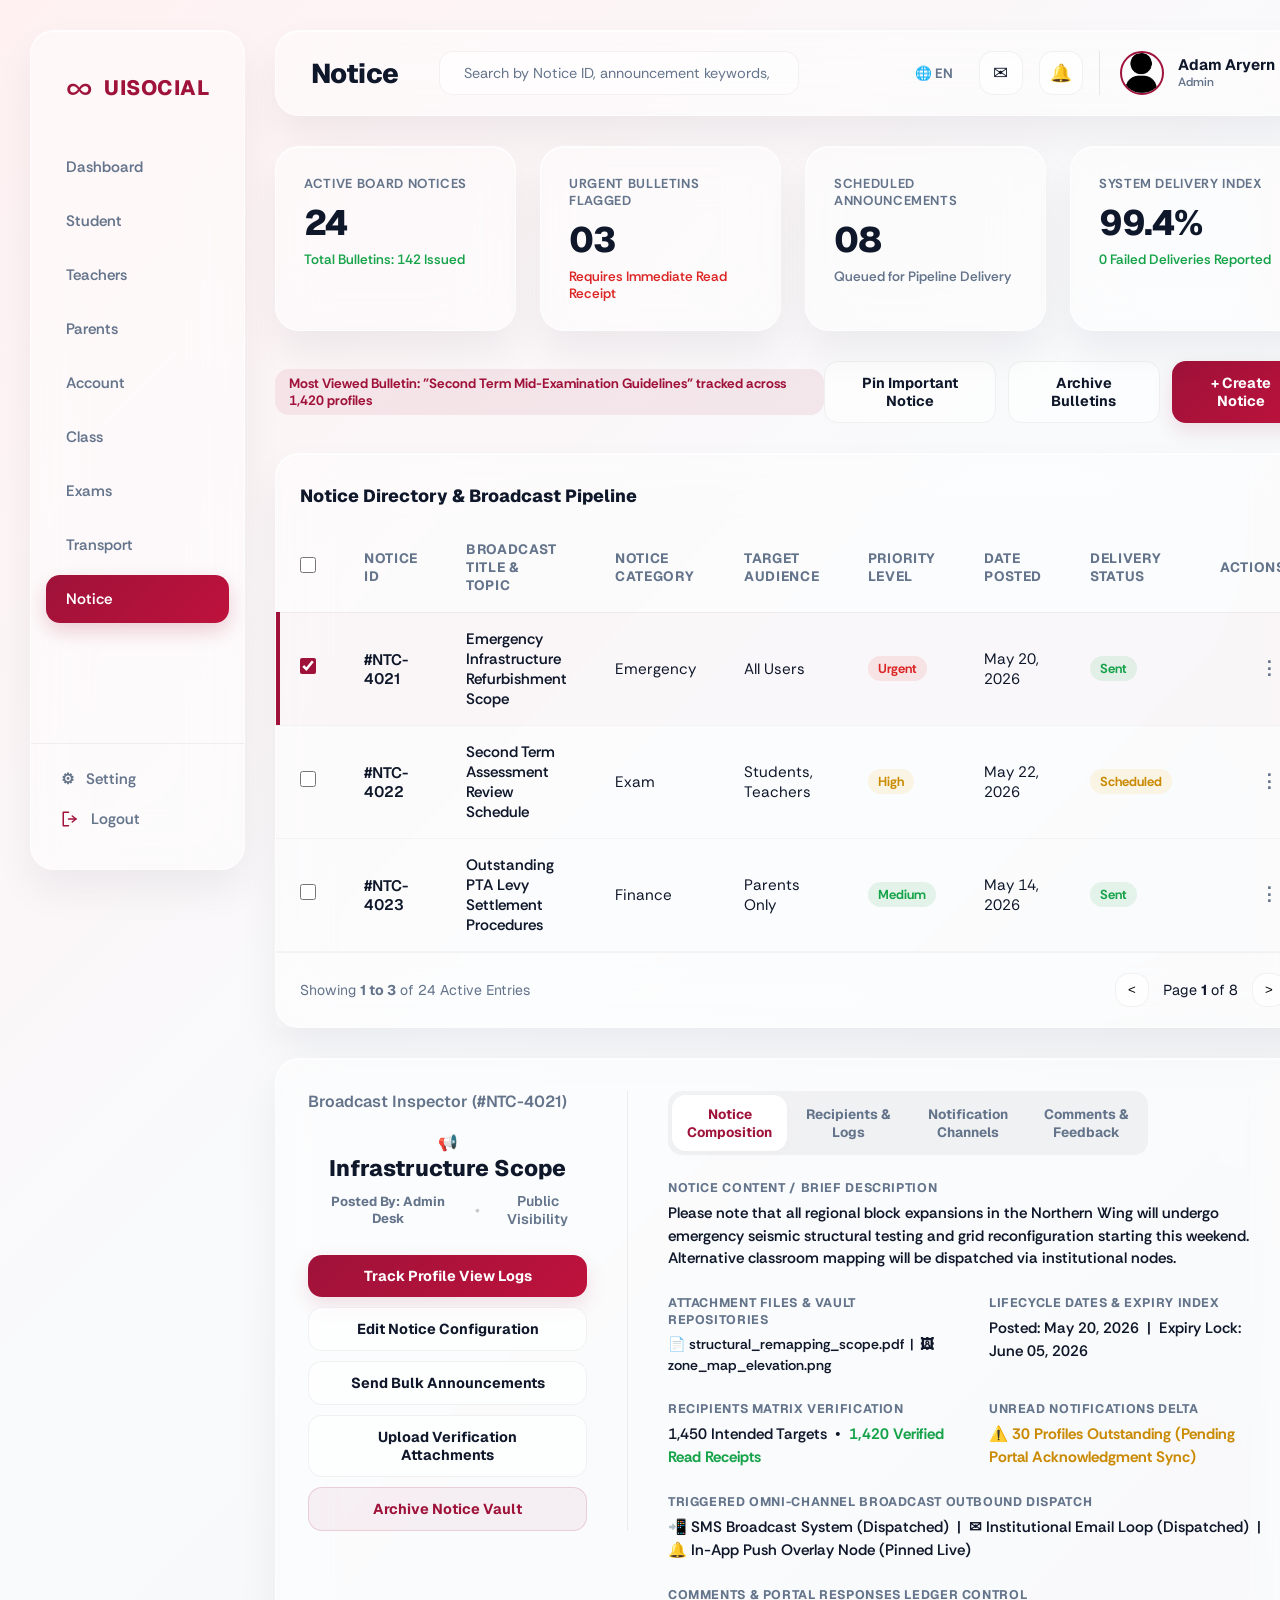
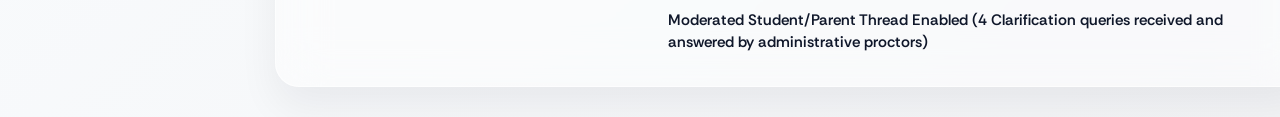
<file: notice.html>
<!DOCTYPE html>
<html lang="en">
<head>
  <meta charset="UTF-8" />
  <meta name="viewport" content="width=device-width, initial-scale=1.0"/>
  <title>Notices & Announcements | School Management System</title>
  <link rel="stylesheet" href="notice.css">
</head>
<body>

  <div class="container">

    <aside class="sidebar">
      <div class="logo-box">
        <span class="logo-icon">∞</span>
        <span class="logo-text">UISOCIAL</span>
      </div>

      <nav class="sidebar-menu">
        <ul>
          <li><a href="index.html"><span class="menu-text">Dashboard</span></a></li>
          <li><a href="student.html"><span class="menu-text">Student</span></a></li>
          <li><a href="teachers.html"><span class="menu-text">Teachers</span></a></li>
          <li><a href="parents.html"><span class="menu-text">Parents</span></a></li>
          <li><a href="account.html"><span class="menu-text">Account</span></a></li>
          <li><a href="class.html"><span class="menu-text">Class</span></a></li>
          <li><a href="exams.html"><span class="menu-text">Exams</span></a></li>
          <li><a href="transport.html"><span class="menu-text">Transport</span></a></li>
          <li class="active"><a href="notice.html"><span class="menu-text">Notice</span></a></li>
        </ul>
      </nav>

      <div class="bottom-menu">
        <a href="settings.html" class="settings-link">
          <span class="icon">⚙</span>
          <span class="link-text">Setting</span>
        </a>
        <a href="schportaLogin.html" class="logout-link">
          <svg class="logout-icon" xmlns="http://www.w3.org/2000/svg" width="24" height="24" viewBox="0 0 24 24" fill="none" stroke="currentColor" stroke-width="2" stroke-linecap="round" stroke-linejoin="round">
            <path d="M10 3H3v18h7" />
            <polyline points="15 8 20 12 15 16" />
            <line x1="20" y1="12" x2="10" y2="12" />
          </svg>
          <span class="link-text">Logout</span>
        </a>
      </div>
    </aside>

    <main class="main-content">

      <header class="topbar">
        <div class="left-section">
          <h2>Notice</h2>
          <div class="search-box">
            <input type="text" placeholder="Search by Notice ID, announcement keywords, or category...">
          </div>
        </div>

        <div class="right-section">
          <div class="language-selector">🌐 EN</div>
          <button class="action-icon-btn" aria-label="Messages"><span class="icon-ui">✉</span></button>
          <button class="action-icon-btn" aria-label="Notifications"><span class="icon-ui">🔔</span></button>
          <div class="user-profile">
            <div class="avatar-box">
              <img src="avatar.png" alt="Adam Aryern Profile Avatar" class="avatar-img">
            </div>
            <div class="profile-info">
              <h4>Adam Aryern</h4>
              <p>Admin</p>
            </div>
          </div>
        </div>
      </header>

      <section class="content-body">

        <div class="dashboard-overview">
          <div class="card">
            <span class="card-label">Active Board Notices</span>
            <span class="card-metric">24</span>
            <span class="card-trend positive">Total Bulletins: 142 Issued</span>
          </div>
          <div class="card">
            <span class="card-label">Urgent Bulletins Flagged</span>
            <span class="card-metric">03</span>
            <span class="card-trend negative">Requires Immediate Read Receipt</span>
          </div>
          <div class="card">
            <span class="card-label">Scheduled Announcements</span>
            <span class="card-metric">08</span>
            <span class="card-trend neutral">Queued for Pipeline Delivery</span>
          </div>
          <div class="card">
            <span class="card-label">System Delivery Index</span>
            <span class="card-metric">99.4%</span>
            <span class="card-trend positive">0 Failed Deliveries Reported</span>
          </div>
        </div>

        <div class="header-action-row">
          <div class="badge-wrapper">
            <span class="total-badge">Most Viewed Bulletin: "Second Term Mid-Examination Guidelines" tracked across 1,420 profiles</span>
          </div>
          <div class="action-buttons-group">
            <button class="btn btn-secondary">Pin Important Notice</button>
            <button class="btn btn-secondary">Archive Bulletins</button>
            <button class="btn btn-primary">+ Create Notice</button>
          </div>
        </div>

        <div class="stacked-layout-container">
          
          <div class="card table-card-wrapper">
            <header class="table-card-header" style="padding: 10px 24px 15px;">
              <h3 style="font-size: 1.1rem; font-weight: 800;">Notice Directory & Broadcast Pipeline</h3>
            </header>
            
            <table class="dashboard-table">
              <thead>
                <tr>
                  <th class="col-checkbox"><input type="checkbox" class="custom-checkbox"></th>
                  <th class="col-id">Notice ID</th>
                  <th>Broadcast Title & Topic</th>
                  <th>Notice Category</th>
                  <th>Target Audience</th>
                  <th>Priority Level</th>
                  <th>Date Posted</th>
                  <th>Delivery Status</th>
                  <th class="col-actions">Actions</th>
                </tr>
              </thead>
              <tbody>
                <tr class="selected-row">
                  <td><input type="checkbox" checked class="custom-checkbox"></td>
                  <td class="text-id">#NTC-4021</td>
                  <td class="text-semibold">Emergency Infrastructure Refurbishment Scope</td>
                  <td>Emergency</td>
                  <td>All Users</td>
                  <td><span class="badge badge-class text-absent">Urgent</span></td>
                  <td>May 20, 2026</td>
                  <td><span class="badge badge-class text-present">Sent</span></td>
                  <td class="text-right"><button class="action-trigger-btn">⋮</button></td>
                </tr>
                <tr>
                  <td><input type="checkbox" class="custom-checkbox"></td>
                  <td class="text-id">#NTC-4022</td>
                  <td class="text-semibold">Second Term Assessment Review Schedule</td>
                  <td>Exam</td>
                  <td>Students, Teachers</td>
                  <td><span class="badge badge-class text-leave">High</span></td>
                  <td>May 22, 2026</td>
                  <td><span class="badge badge-class text-leave">Scheduled</span></td>
                  <td class="text-right"><button class="action-trigger-btn">⋮</button></td>
                </tr>
                <tr>
                  <td><input type="checkbox" class="custom-checkbox"></td>
                  <td class="text-id">#NTC-4023</td>
                  <td class="text-semibold">Outstanding PTA Levy Settlement Procedures</td>
                  <td>Finance</td>
                  <td>Parents Only</td>
                  <td><span class="badge badge-class text-present">Medium</span></td>
                  <td>May 14, 2026</td>
                  <td><span class="badge badge-class text-present">Sent</span></td>
                  <td class="text-right"><button class="action-trigger-btn">⋮</button></td>
                </tr>
              </tbody>
            </table>

            <footer class="table-footer">
              <span class="pagination-summary">Showing <strong>1 to 3</strong> of 24 Active Entries</span>
              <div class="pagination-controls">
                <button class="page-btn">&lt;</button>
                <span class="page-indicator">Page <strong>1</strong> of 8</span>
                <button class="page-btn">&gt;</button>
              </div>
            </footer>
          </div>

          <div class="card student-profile-horizontal-panel">
            
            <div class="profile-horizontal-split">
              
              <div class="profile-card-left-identity">
                <header class="panel-header-toolbar">
                  <span class="text-id">Broadcast Inspector (#NTC-4021)</span>
                </header>

                <div class="profile-summary-identity">
                  <div class="notice-avatar-box">
                    <span class="notice-symbol">📢</span>
                  </div>
                  <h3 class="student-name">Infrastructure Scope</h3>
                  <div class="student-meta-subtext">
                    <span class="badge badge-class">Posted By: Admin Desk</span>
                    <span class="divider-dot">•</span>
                    <span class="gender-text">Public Visibility</span>
                  </div>
                </div>

                <footer class="panel-action-footer">
                  <button class="btn btn-primary">Track Profile View Logs</button>
                  <button class="btn btn-secondary">Edit Notice Configuration</button>
                  <button class="btn btn-secondary">Send Bulk Announcements</button>
                  <button class="btn btn-secondary">Upload Verification Attachments</button>
                  <button class="btn btn-danger">Archive Notice Vault</button>
                </footer>
              </div>

              <div class="profile-details-right-pane">
                
                <nav class="panel-tab-bar">
                  <button class="tab-link active-tab">Notice Composition</button>
                  <button class="tab-link">Recipients & Logs</button>
                  <button class="tab-link">Notification Channels</button>
                  <button class="tab-link">Comments & Feedback</button>
                </nav>

                <div class="panel-details-pane horizontal-details-grid">
                  
                  <div class="info-data-row span-two-columns">
                    <label>Notice Content / Brief Description</label>
                    <div class="info-data-value">
                      Please note that all regional block expansions in the Northern Wing will undergo emergency seismic structural testing and grid reconfiguration starting this weekend. Alternative classroom mapping will be dispatched via institutional nodes.
                    </div>
                  </div>

                  <div class="info-data-row">
                    <label>Attachment Files & Vault Repositories</label>
                    <div class="info-data-value" style="font-size: 0.88rem;">
                      📄 structural_remapping_scope.pdf &nbsp;|&nbsp; 🖼 zone_map_elevation.png
                    </div>
                  </div>

                  <div class="info-data-row">
                    <label>Lifecycle Dates & Expiry Index</label>
                    <div class="info-data-value">Posted: May 20, 2026 &nbsp;|&nbsp; Expiry Lock: June 05, 2026</div>
                  </div>

                  <div class="info-data-row">
                    <label>Recipients Matrix Verification</label>
                    <div class="info-data-value">1,450 Intended Targets &nbsp;•&nbsp; <span style="color: #16a34a; font-weight:700;">1,420 Verified Read Receipts</span></div>
                  </div>

                  <div class="info-data-row">
                    <label>Unread Notifications Delta</label>
                    <div class="info-data-value" style="color: #ca8a04; font-weight: 700;">
                      ⚠️ 30 Profiles Outstanding (Pending Portal Acknowledgment Sync)
                    </div>
                  </div>

                  <div class="info-data-row span-two-columns">
                    <label>Triggered Omni-Channel Broadcast Outbound Dispatch</label>
                    <div class="info-data-value">
                      📲 SMS Broadcast System (Dispatched) &nbsp;|&nbsp; ✉ Institutional Email Loop (Dispatched) &nbsp;|&nbsp; 🔔 In-App Push Overlay Node (Pinned Live)
                    </div>
                  </div>

                  <div class="info-data-row span-two-columns">
                    <label>Comments & Portal Responses Ledger Control</label>
                    <div class="info-data-value">
                      Moderated Student/Parent Thread Enabled (4 Clarification queries received and answered by administrative proctors)
                    </div>
                  </div>

                </div> </div>

            </div> </div> </div> </section>

    </main>

  </div>

</body>
</html>
</file>
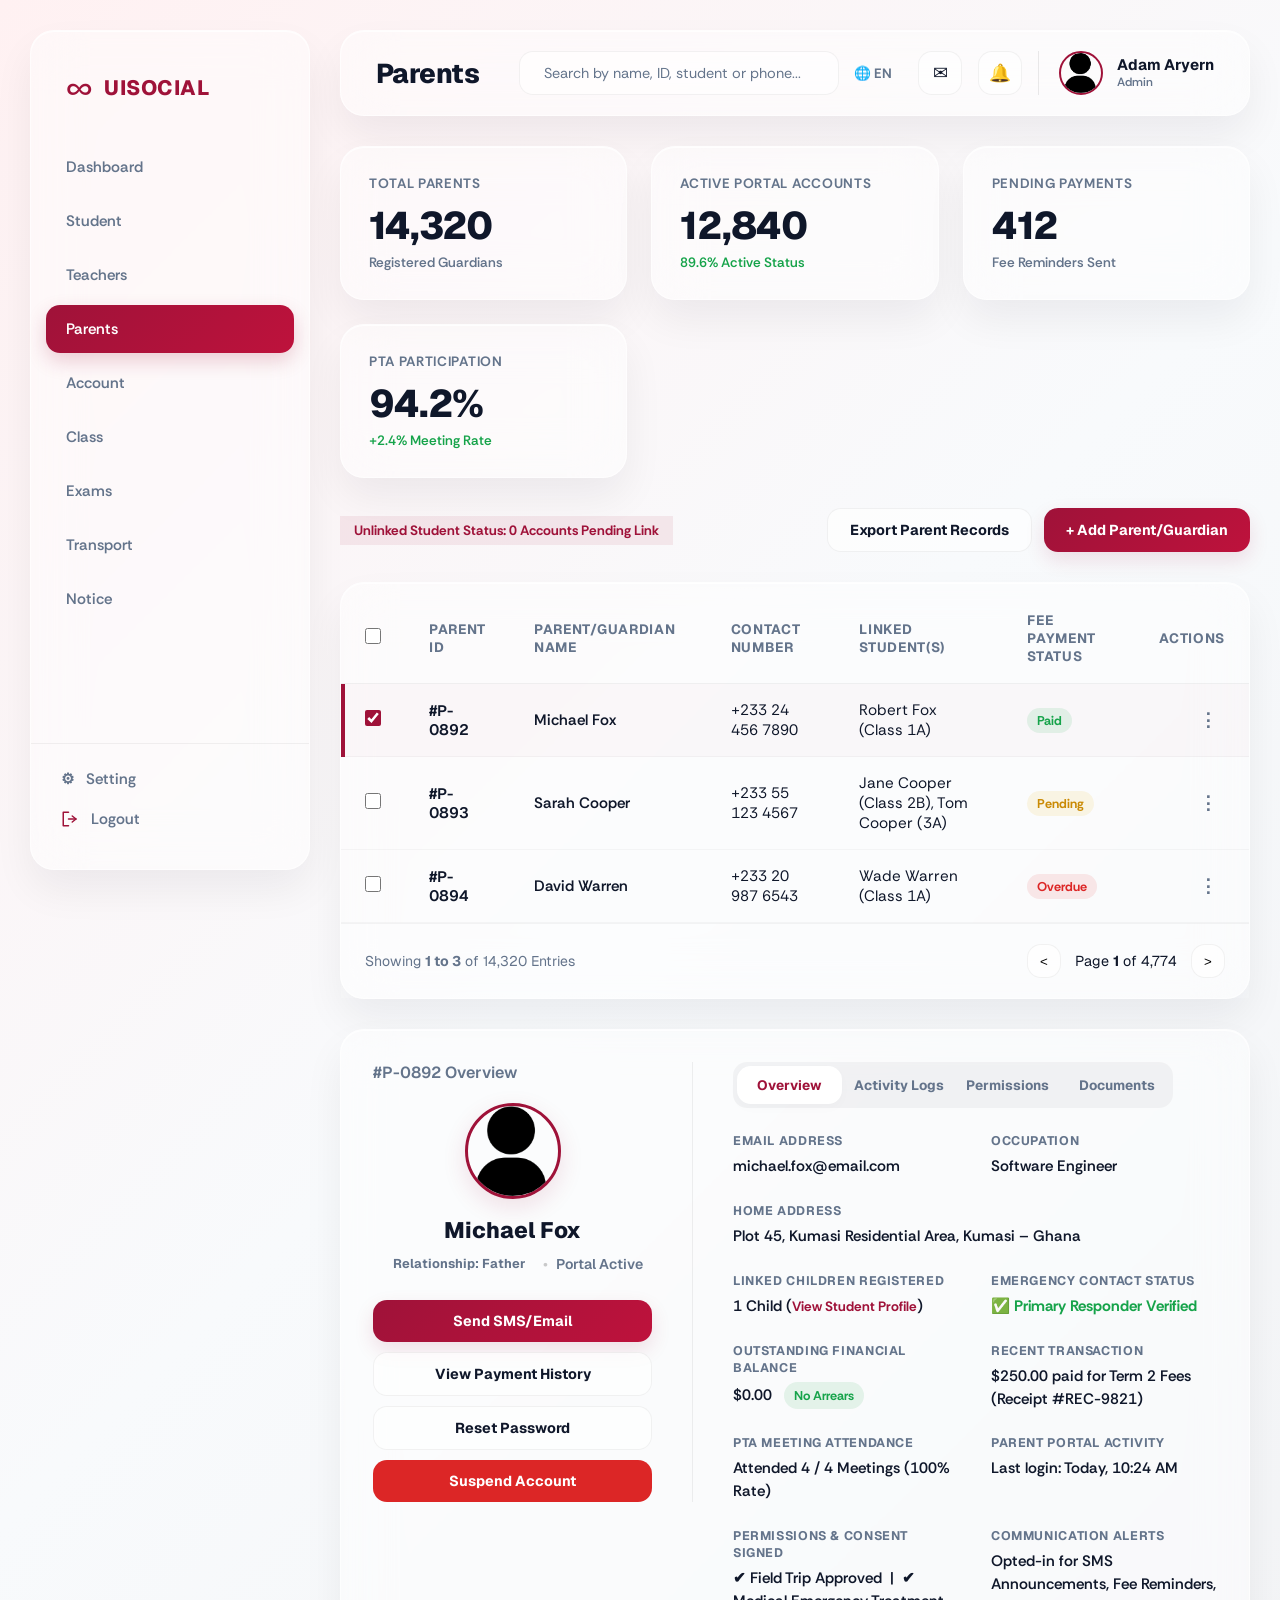
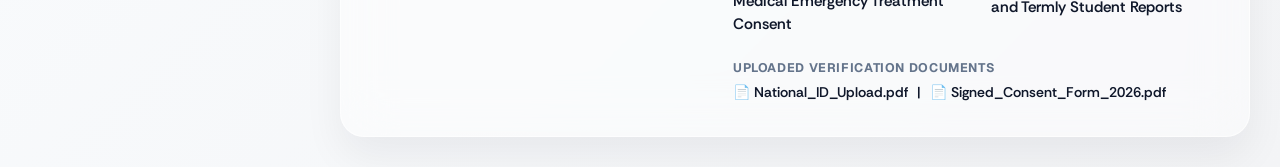
<file: parents.html>
<!DOCTYPE html>
<html lang="en">
<head>
  <meta charset="UTF-8" />
  <meta name="viewport" content="width=device-width, initial-scale=1.0"/>
  <title>Parents Directory | School Management System</title>
  <link rel="stylesheet" href="parents.css">
</head>
<body>

  <div class="container">

    <aside class="sidebar">
      <div class="logo-box">
        <span class="logo-icon">∞</span>
        <span class="logo-text">UISOCIAL</span>
      </div>

      <nav class="sidebar-menu">
        <ul>
          <li><a href="index.html"><span class="menu-text">Dashboard</span></a></li>
          <li><a href="student.html"><span class="menu-text">Student</span></a></li>
          <li><a href="teachers.html"><span class="menu-text">Teachers</span></a></li>
          <li class="active"><a href="parents.html"><span class="menu-text">Parents</span></a></li>
          <li><a href="account.html"><span class="menu-text">Account</span></a></li>
          <li><a href="class.html"><span class="menu-text">Class</span></a></li>
          <li><a href="exams.html"><span class="menu-text">Exams</span></a></li>
          <li><a href="transport.html"><span class="menu-text">Transport</span></a></li>
          <li><a href="notice.html"><span class="menu-text">Notice</span></a></li>
        </ul>
      </nav>

      <div class="bottom-menu">
        <a href="settings.html" class="settings-link">
          <span class="icon">⚙</span>
          <span class="link-text">Setting</span>
        </a>
        <a href="schportaLogin.html" class="logout-link">
          <svg class="logout-icon" xmlns="http://www.w3.org/2000/svg" width="24" height="24" viewBox="0 0 24 24" fill="none" stroke="currentColor" stroke-width="2" stroke-linecap="round" stroke-linejoin="round">
            <path d="M10 3H3v18h7" />
            <polyline points="15 8 20 12 15 16" />
            <line x1="20" y1="12" x2="10" y2="12" />
          </svg>
          <span class="link-text">Logout</span>
        </a>
      </div>
    </aside>

    <main class="main-content">

      <header class="topbar">
        <div class="left-section">
          <h2>Parents</h2>
          <div class="search-box">
            <input type="text" placeholder="Search by name, ID, student or phone...">
          </div>
        </div>

        <div class="right-section">
          <div class="language-selector">🌐 EN</div>
          <button class="action-icon-btn" aria-label="Messages"><span class="icon-ui">✉</span></button>
          <button class="action-icon-btn" aria-label="Notifications"><span class="icon-ui">🔔</span></button>
          <div class="user-profile">
            <div class="avatar-box">
              <img src="avatar.png" alt="Adam Aryern Profile Avatar" class="avatar-img">
            </div>
            <div class="profile-info">
              <h4>Adam Aryern</h4>
              <p>Admin</p>
            </div>
          </div>
        </div>
      </header>

      <section class="content-body">

        <div class="dashboard-overview">
          <div class="card">
            <span class="card-label">Total Parents</span>
            <span class="card-metric">14,320</span>
            <span class="card-trend neutral">Registered Guardians</span>
          </div>
          <div class="card">
            <span class="card-label">Active Portal Accounts</span>
            <span class="card-metric">12,840</span>
            <span class="card-trend positive">89.6% Active Status</span>
          </div>
          <div class="card">
            <span class="card-label">Pending Payments</span>
            <span class="card-metric">412</span>
            <span class="card-trend neutral">Fee Reminders Sent</span>
          </div>
          <div class="card">
            <span class="card-label">PTA Participation</span>
            <span class="card-metric">94.2%</span>
            <span class="card-trend positive">+2.4% Meeting Rate</span>
          </div>
        </div>

        <div class="header-action-row">
          <div class="badge-wrapper">
            <span class="total-badge">Unlinked Student Status: 0 Accounts Pending Link</span>
          </div>
          <div class="action-buttons-group">
            <button class="btn btn-secondary">Export Parent Records</button>
            <button class="btn btn-primary">+ Add Parent/Guardian</button>
          </div>
        </div>

        <div class="stacked-layout-container">
          
          <div class="card table-card-wrapper">
            <table class="dashboard-table">
              <thead>
                <tr>
                  <th class="col-checkbox"><input type="checkbox" class="custom-checkbox"></th>
                  <th class="col-id">Parent ID</th>
                  <th>Parent/Guardian Name</th>
                  <th>Contact Number</th>
                  <th>Linked Student(s)</th>
                  <th>Fee Payment Status</th>
                  <th class="col-actions">Actions</th>
                </tr>
              </thead>
              <tbody>
                <tr class="selected-row">
                  <td><input type="checkbox" checked class="custom-checkbox"></td>
                  <td class="text-id">#P-0892</td>
                  <td class="text-semibold">Michael Fox</td>
                  <td>+233 24 456 7890</td>
                  <td>Robert Fox (Class 1A)</td>
                  <td><span class="badge badge-class text-present">Paid</span></td>
                  <td class="text-right"><button class="action-trigger-btn">⋮</button></td>
                </tr>
                <tr>
                  <td><input type="checkbox" class="custom-checkbox"></td>
                  <td class="text-id">#P-0893</td>
                  <td class="text-semibold">Sarah Cooper</td>
                  <td>+233 55 123 4567</td>
                  <td>Jane Cooper (Class 2B), Tom Cooper (3A)</td>
                  <td><span class="badge badge-class text-leave">Pending</span></td>
                  <td class="text-right"><button class="action-trigger-btn">⋮</button></td>
                </tr>
                <tr>
                  <td><input type="checkbox" class="custom-checkbox"></td>
                  <td class="text-id">#P-0894</td>
                  <td class="text-semibold">David Warren</td>
                  <td>+233 20 987 6543</td>
                  <td>Wade Warren (Class 1A)</td>
                  <td><span class="badge badge-class text-absent">Overdue</span></td>
                  <td class="text-right"><button class="action-trigger-btn">⋮</button></td>
                </tr>
              </tbody>
            </table>

            <footer class="table-footer">
              <span class="pagination-summary">Showing <strong>1 to 3</strong> of 14,320 Entries</span>
              <div class="pagination-controls">
                <button class="page-btn">&lt;</button>
                <span class="page-indicator">Page <strong>1</strong> of 4,774</span>
                <button class="page-btn">&gt;</button>
              </div>
            </footer>
          </div>

          <div class="card student-profile-horizontal-panel">
            
            <div class="profile-horizontal-split">
              
              <div class="profile-card-left-identity">
                <header class="panel-header-toolbar">
                  <span class="text-id">#P-0892 Overview</span>
                </header>

                <div class="profile-summary-identity">
                  <div class="avatar-box large-avatar">
                    <img src="avatar.png" alt="Parent Profile Avatar" class="avatar-img">
                  </div>
                  <h3 class="student-name">Michael Fox</h3>
                  <div class="student-meta-subtext">
                    <span class="badge badge-class">Relationship: Father</span>
                    <span class="divider-dot">•</span>
                    <span class="gender-text">Portal Active</span>
                  </div>
                </div>

                <footer class="panel-action-footer">
                  <button class="btn btn-primary">Send SMS/Email</button>
                  <button class="btn btn-secondary">View Payment History</button>
                  <button class="btn btn-secondary">Reset Password</button>
                  <button class="btn btn-danger">Suspend Account</button>
                </footer>
              </div>

              <div class="profile-details-right-pane">
                
                <nav class="panel-tab-bar">
                  <button class="tab-link active-tab">Overview</button>
                  <button class="tab-link">Activity Logs</button>
                  <button class="tab-link">Permissions</button>
                  <button class="tab-link">Documents</button>
                </nav>

                <div class="panel-details-pane horizontal-details-grid">
                  
                  <div class="info-data-row">
                    <label>Email Address</label>
                    <div class="info-data-value">michael.fox@email.com</div>
                  </div>

                  <div class="info-data-row">
                    <label>Occupation</label>
                    <div class="info-data-value">Software Engineer</div>
                  </div>

                  <div class="info-data-row span-two-columns">
                    <label>Home Address</label>
                    <div class="info-data-value">Plot 45, Kumasi Residential Area, Kumasi – Ghana</div>
                  </div>

                  <div class="info-data-row">
                    <label>Linked Children Registered</label>
                    <div class="info-data-value">1 Child (<span class="view-all-link" style="cursor:pointer;">View Student Profile</span>)</div>
                  </div>

                  <div class="info-data-row">
                    <label>Emergency Contact Status</label>
                    <div class="info-data-value" style="color: #16a34a; font-weight: 700;">✅ Primary Responder Verified</div>
                  </div>

                  <div class="info-data-row">
                    <label>Outstanding Financial Balance</label>
                    <div class="info-data-value">$0.00 <span class="badge badge-class text-present" style="margin-left:8px;">No Arrears</span></div>
                  </div>

                  <div class="info-data-row">
                    <label>Recent Transaction</label>
                    <div class="info-data-value">$250.00 paid for Term 2 Fees (Receipt #REC-9821)</div>
                  </div>

                  <div class="info-data-row">
                    <label>PTA Meeting Attendance</label>
                    <div class="info-data-value">Attended 4 / 4 Meetings (100% Rate)</div>
                  </div>

                  <div class="info-data-row">
                    <label>Parent Portal Activity</label>
                    <div class="info-data-value">Last login: Today, 10:24 AM</div>
                  </div>

                  <div class="info-data-row">
                    <label>Permissions & Consent Signed</label>
                    <div class="info-data-value">✔ Field Trip Approved &nbsp;|&nbsp; ✔ Medical Emergency Treatment Consent</div>
                  </div>

                  <div class="info-data-row">
                    <label>Communication Alerts</label>
                    <div class="info-data-value">Opted-in for SMS Announcements, Fee Reminders, and Termly Student Reports</div>
                  </div>

                  <div class="info-data-row span-two-columns">
                    <label>Uploaded Verification Documents</label>
                    <div class="info-data-value" style="font-size: 0.88rem;">
                      📄 National_ID_Upload.pdf &nbsp;&nbsp;|&nbsp;&nbsp; 📄 Signed_Consent_Form_2026.pdf
                    </div>
                  </div>

                </div> </div>

            </div> </div> </div> </section>

    </main>

  </div>

</body>
</html>
</file>
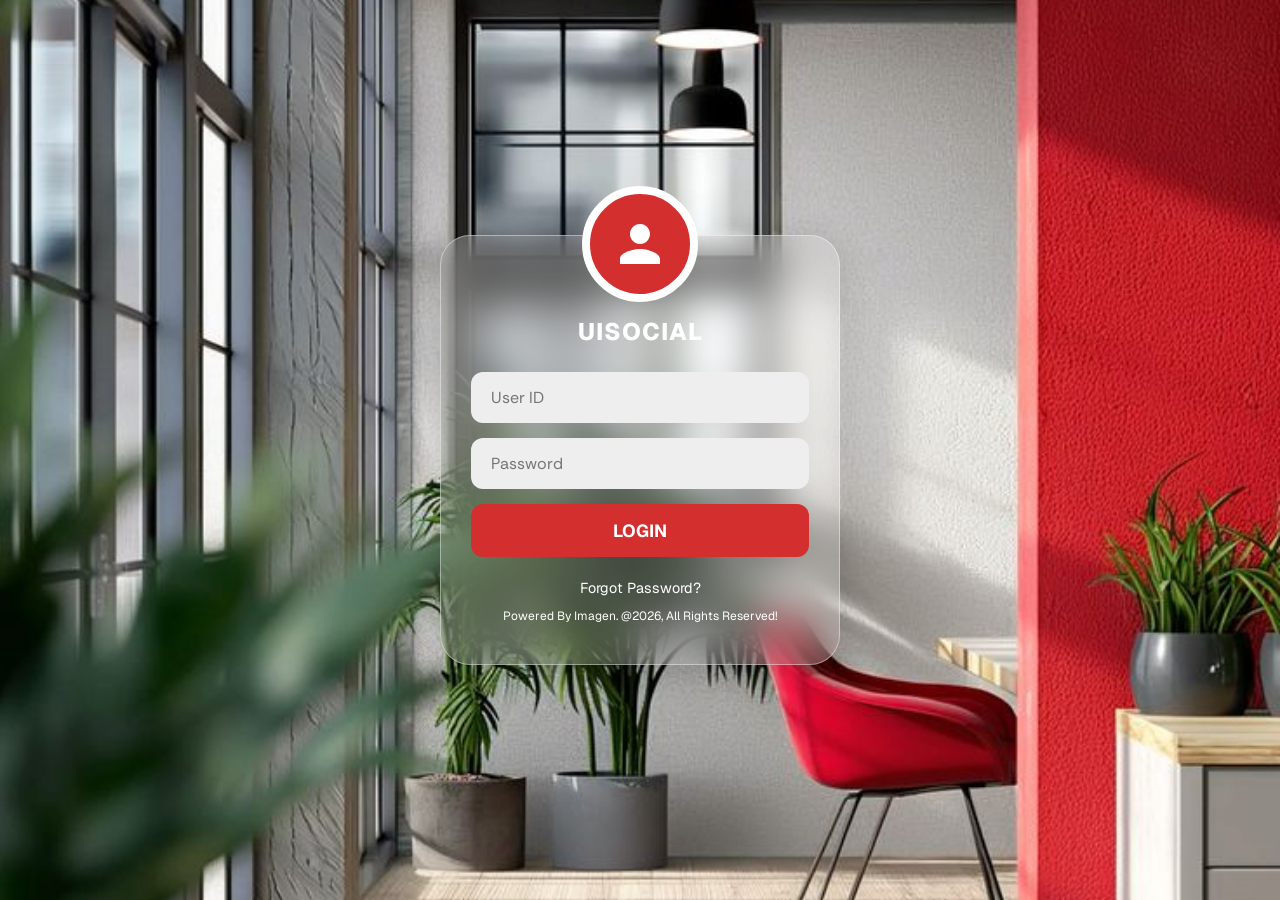
<file: schportaLogin.html>
<!DOCTYPE html>
<html lang="en">
<head>
    <meta charset="UTF-8">
    <meta name="viewport" content="width=device-width, initial-scale=1.0">
    <title>School Management System | Login</title>
    <!-- Make sure this matches your CSS filename -->
    <link rel="stylesheet" href="login.css">
</head>
<body>

    <!-- Global Background Image -->
    <img src="bg-main.jpg" alt="background" class="bg-image">

    <div class="login-card">

        <!-- Sidebar Section (Hidden in the Red/White style) -->
        <div class="sidebar">
            <img src="side-bg.jpg" alt="sidebar background" class="sidebar-bg">
        </div> <!-- Added missing closing tag -->

        <!-- Form Section -->
        <div class="form-section">
            
            <!-- Optional subtle pattern -->
            <img src="form-bg.jpg" alt="form background" class="form-bg">

            <div class="form-header">
                <span class="logo">UISOCIAL</span>
            </div>

            <div class="form-body">
                <form>
                    <div class="input-group">
                        <input type="email" placeholder="User ID" required>
                    </div>

                    <div class="input-group">
                        <input type="password" placeholder="Password" required>
                    </div>

                    <a href="index.html" class="login-btn">LOGIN</a>

                    <div class="forgot-link">
                        <a href="#">Forgot Password?</a>
                    </div>

                    <p>Powered By Imagen. @2026, All Rights Reserved!</p>
                </form>
            </div>
        </div> <!-- Added missing closing tag -->

    </div> <!-- Closing the login-card -->

</body>
</html>
</file>
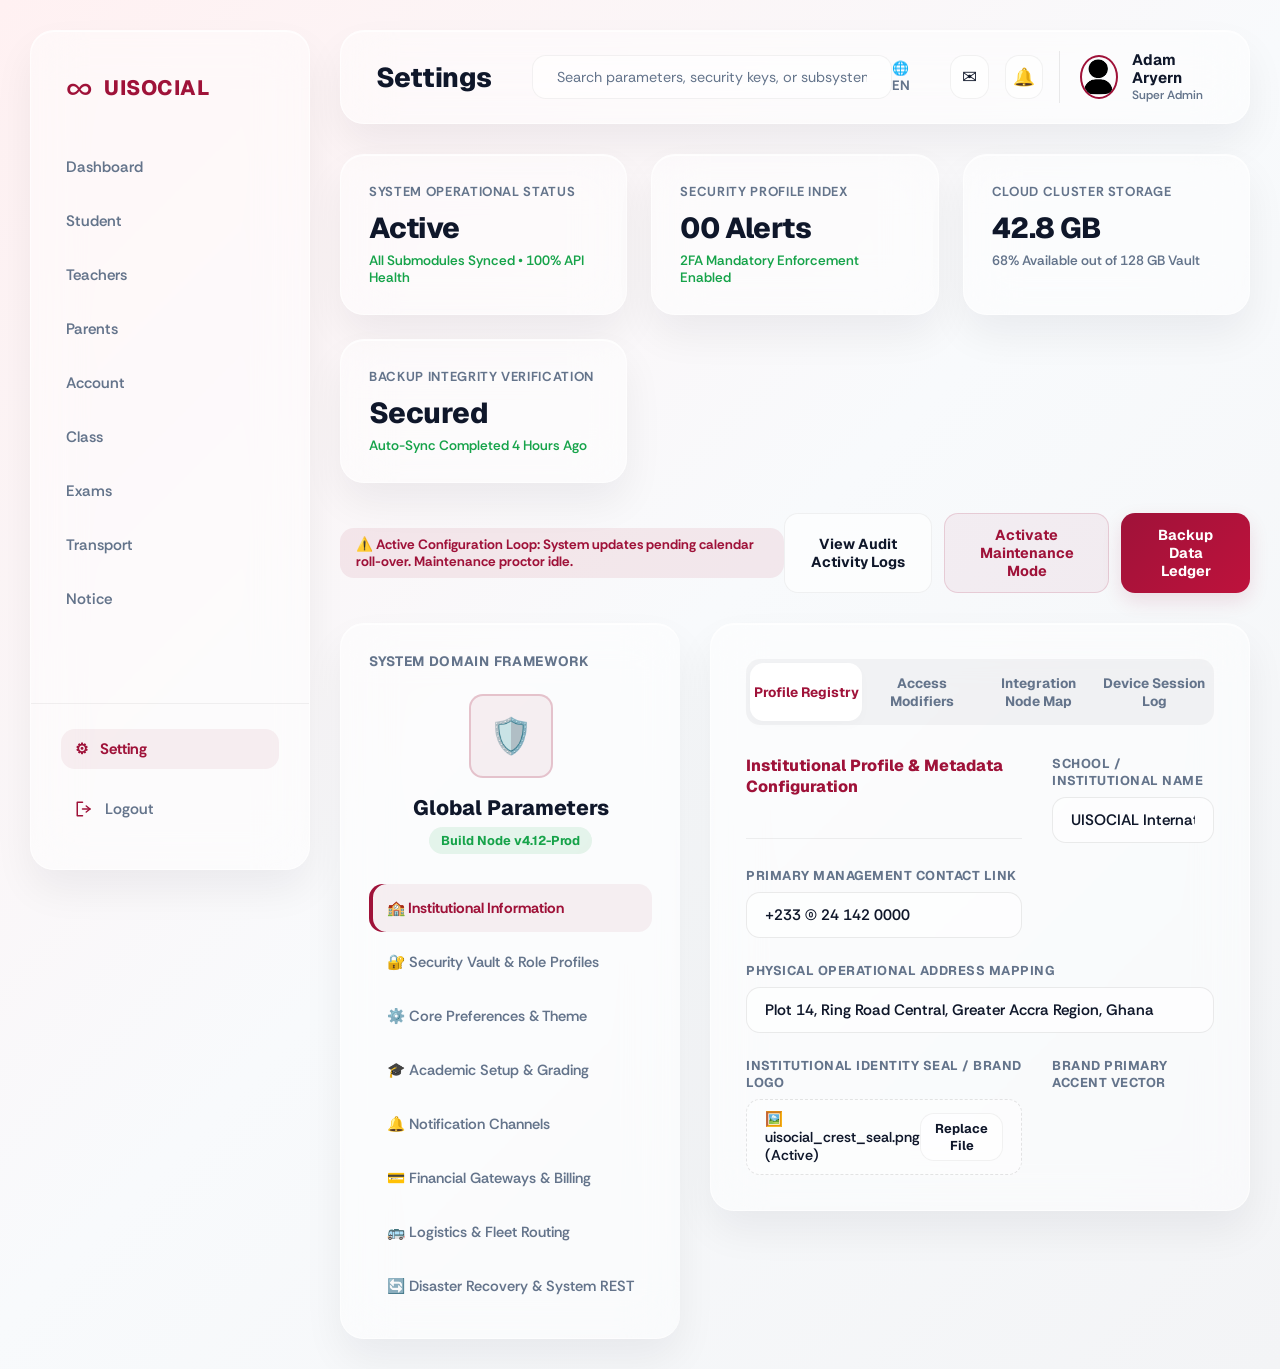
<file: settings.html>
<!DOCTYPE html>
<html lang="en">
<head>
  <meta charset="UTF-8" />
  <meta name="viewport" content="width=device-width, initial-scale=1.0"/>
  <title>System Settings | School Management System</title>
  <link rel="stylesheet" href="settings.css">
</head>
<body>

  <div class="container">

    <aside class="sidebar">
      <div class="logo-box">
        <span class="logo-icon">∞</span>
        <span class="logo-text">UISOCIAL</span>
      </div>

      <nav class="sidebar-menu">
        <ul>
          <li><a href="base.html"><span class="menu-text">Dashboard</span></a></li>
          <li><a href="student.html"><span class="menu-text">Student</span></a></li>
          <li><a href="teachers.html"><span class="menu-text">Teachers</span></a></li>
          <li><a href="parents.html"><span class="menu-text">Parents</span></a></li>
          <li><a href="account.html"><span class="menu-text">Account</span></a></li>
          <li><a href="class.html"><span class="menu-text">Class</span></a></li>
          <li><a href="exams.html"><span class="menu-text">Exams</span></a></li>
          <li><a href="transport.html"><span class="menu-text">Transport</span></a></li>
          <li><a href="notices.html"><span class="menu-text">Notice</span></a></li>
        </ul>
      </nav>

      <div class="bottom-menu">
        <a href="settings.html" class="settings-link active-link">
          <span class="icon">⚙</span>
          <span class="link-text">Setting</span>
        </a>
        <a href="schportaLogin.html" class="logout-link">
          <svg class="logout-icon" xmlns="http://www.w3.org/2000/svg" width="24" height="24" viewBox="0 0 24 24" fill="none" stroke="currentColor" stroke-width="2" stroke-linecap="round" stroke-linejoin="round">
            <path d="M10 3H3v18h7" />
            <polyline points="15 8 20 12 15 16" />
            <line x1="20" y1="12" x2="10" y2="12" />
          </svg>
          <span class="link-text">Logout</span>
        </a>
      </div>
    </aside>

    <main class="main-content">

      <header class="topbar">
        <div class="left-section">
          <h2>Settings</h2>
          <div class="search-box">
            <input type="text" placeholder="Search parameters, security keys, or subsystem configurations...">
          </div>
        </div>

        <div class="right-section">
          <div class="language-selector">🌐 EN</div>
          <button class="action-icon-btn" aria-label="Messages"><span class="icon-ui">✉</span></button>
          <button class="action-icon-btn" aria-label="Notifications"><span class="icon-ui">🔔</span></button>
          <div class="user-profile">
            <div class="avatar-box">
              <img src="avatar.png" alt="Adam Aryern Profile Avatar" class="avatar-img">
            </div>
            <div class="profile-info">
              <h4>Adam Aryern</h4>
              <p>Super Admin</p>
            </div>
          </div>
        </div>
      </header>

      <section class="content-body">

        <div class="dashboard-overview">
          <div class="card">
            <span class="card-label">System Operational Status</span>
            <span class="card-metric">Active</span>
            <span class="card-trend positive">All Submodules Synced • 100% API Health</span>
          </div>
          <div class="card">
            <span class="card-label">Security Profile Index</span>
            <span class="card-metric">00 Alerts</span>
            <span class="card-trend positive">2FA Mandatory Enforcement Enabled</span>
          </div>
          <div class="card">
            <span class="card-label">Cloud Cluster Storage</span>
            <span class="card-metric">42.8 GB</span>
            <span class="card-trend neutral">68% Available out of 128 GB Vault</span>
          </div>
          <div class="card">
            <span class="card-label">Backup Integrity Verification</span>
            <span class="card-metric">Secured</span>
            <span class="card-trend positive">Auto-Sync Completed 4 Hours Ago</span>
          </div>
        </div>

        <div class="header-action-row">
          <div class="badge-wrapper">
            <span class="total-badge">⚠️ Active Configuration Loop: System updates pending calendar roll-over. Maintenance proctor idle.</span>
          </div>
          <div class="action-buttons-group">
            <button class="btn btn-secondary">View Audit Activity Logs</button>
            <button class="btn btn-danger">Activate Maintenance Mode</button>
            <button class="btn btn-primary">Backup Data Ledger</button>
          </div>
        </div>

        <div class="profile-horizontal-split">
          
          <div class="card profile-card-left-identity">
            <header class="panel-header-toolbar">
              <span class="text-id">System Domain Framework</span>
            </header>

            <div class="profile-summary-identity">
              <div class="settings-symbol-box">
                <span class="settings-main-symbol">🛡️</span>
              </div>
              <h3 class="student-name">Global Parameters</h3>
              <div class="student-meta-subtext">
                <span class="badge badge-class text-present">Build Node v4.12-Prod</span>
              </div>
            </div>

            <div class="settings-category-menu">
              <button class="menu-item active">🏫 Institutional Information</button>
              <button class="menu-item">🔐 Security Vault &amp; Role Profiles</button>
              <button class="menu-item">⚙️ Core Preferences &amp; Theme</button>
              <button class="menu-item">🎓 Academic Setup &amp; Grading</button>
              <button class="menu-item">🔔 Notification Channels</button>
              <button class="menu-item">💳 Financial Gateways &amp; Billing</button>
              <button class="menu-item">🚌 Logistics &amp; Fleet Routing</button>
              <button class="menu-item">🔄 Disaster Recovery &amp; System REST</button>
            </div>
          </div>

          <div class="card profile-details-right-pane">
            
            <nav class="panel-tab-bar">
              <button class="tab-link active-tab">Profile Registry</button>
              <button class="tab-link">Access Modifiers</button>
              <button class="tab-link">Integration Node Map</button>
              <button class="tab-link">Device Session Log</button>
            </nav>

            <form class="horizontal-details-grid" onsubmit="event.preventDefault();">
              
              <div class="section-title-divider span-two-columns">
                <h4>Institutional Profile &amp; Metadata Configuration</h4>
              </div>

              <div class="info-data-row">
                <label for="school-name">School / Institutional Name</label>
                <input type="text" id="school-name" class="form-input-node" value="UISOCIAL International Academic Crest">
              </div>

              <div class="info-data-row">
                <label for="school-contact">Primary Management Contact Link</label>
                <input type="text" id="school-contact" class="form-input-node" value="+233 (0) 24 142 0000">
              </div>

              <div class="info-data-row span-two-columns">
                <label for="school-address">Physical Operational Address Mapping</label>
                <input type="text" id="school-address" class="form-input-node" value="Plot 14, Ring Road Central, Greater Accra Region, Ghana">
              </div>

              <div class="info-data-row">
                <label>Institutional Identity Seal / Brand Logo</label>
                <div class="file-upload-zone-wrapper">
                  <span class="file-uploaded-label">🖼️ uisocial_crest_seal.png (Active)</span>
                  <button class="btn btn-secondary compact-btn">Replace File</button>
                </div>
              </div>

              <div class="info-data-row">
                <label for="brand-color">Brand Primary Accent Vector</label>
                <div class="color-picker
</file>
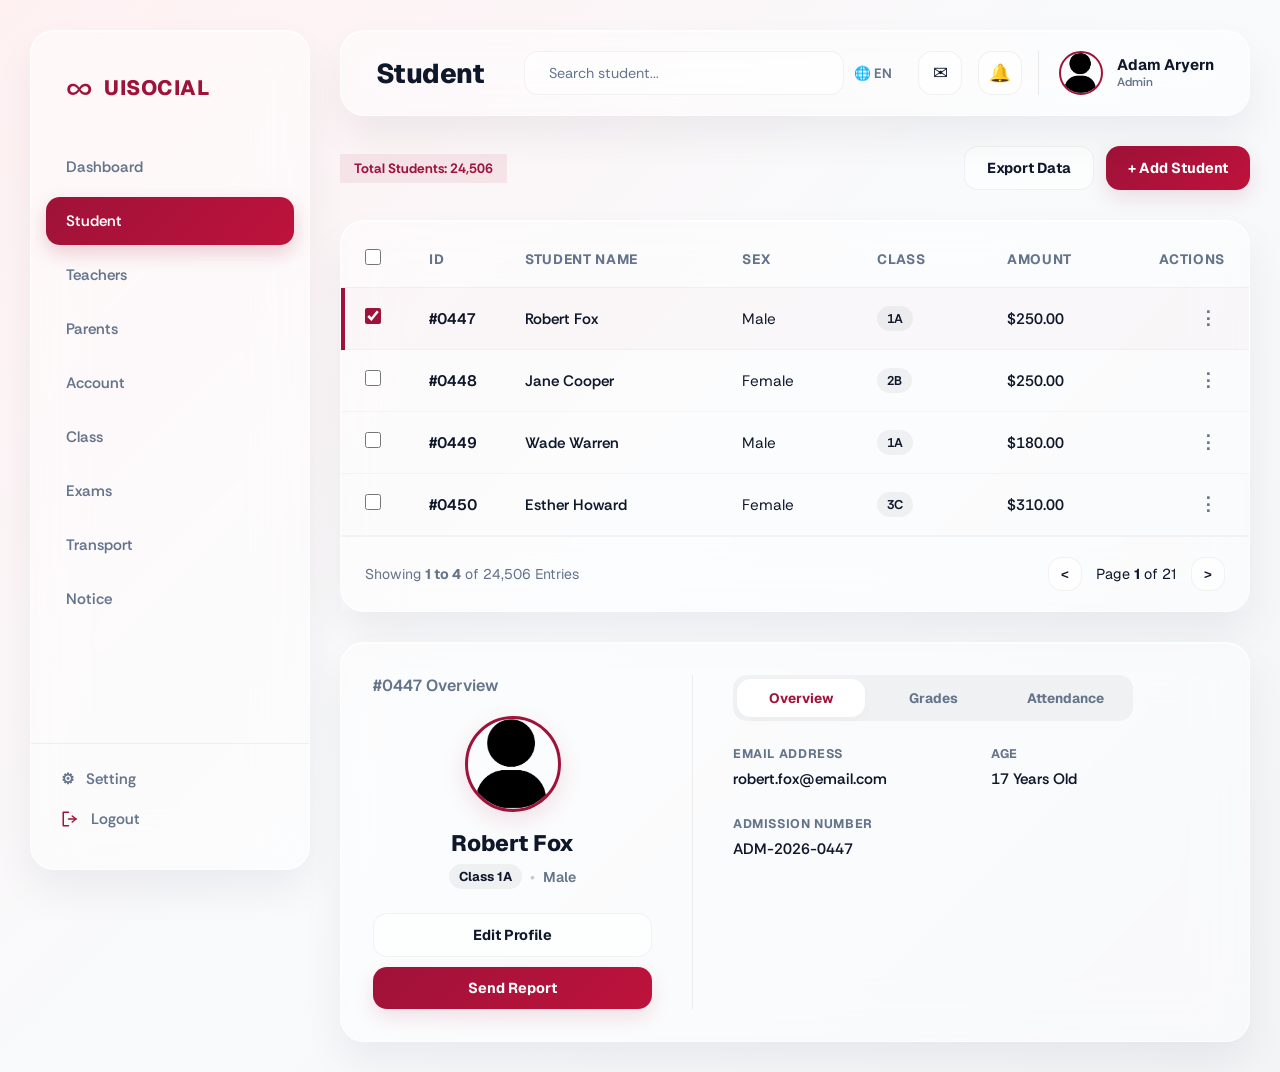
<file: student.html>
<!DOCTYPE html>
<html lang="en">
<head>
  <meta charset="UTF-8" />
  <meta name="viewport" content="width=device-width, initial-scale=1.0"/>
  <title>Student Directory | School Management System</title>
  <link rel="stylesheet" href="student.css">
</head>
<body>

  <div class="container">

    <aside class="sidebar">
      <div class="logo-box">
        <span class="logo-icon">∞</span>
        <span class="logo-text">UISOCIAL</span>
      </div>

      <nav class="sidebar-menu">
        <ul>
          <li><a href="index.html"><span class="menu-text">Dashboard</span></a></li>
          <li class="active"><a href="student.html"><span class="menu-text">Student</span></a></li>
          <li><a href="teachers.html"><span class="menu-text">Teachers</span></a></li>
          <li><a href="parents.html"><span class="menu-text">Parents</span></a></li>
          <li><a href="account.html"><span class="menu-text">Account</span></a></li>
          <li><a href="class.html"><span class="menu-text">Class</span></a></li>
          <li><a href="exams.html"><span class="menu-text">Exams</span></a></li>
          <li><a href="transport.html"><span class="menu-text">Transport</span></a></li>
          <li><a href="notice.html"><span class="menu-text">Notice</span></a></li>
        </ul>
      </nav>

      <div class="bottom-menu">
        <a href="settings.html" class="settings-link">
          <span class="icon">⚙</span>
          <span class="link-text">Setting</span>
        </a>
        <a href="schportaLogin.html" class="logout-link">
          <svg class="logout-icon" xmlns="http://www.w3.org/2000/svg" width="24" height="24" viewBox="0 0 24 24" fill="none" stroke="currentColor" stroke-width="2" stroke-linecap="round" stroke-linejoin="round">
            <path d="M10 3H3v18h7" />
            <polyline points="15 8 20 12 15 16" />
            <line x1="20" y1="12" x2="10" y2="12" />
          </svg>
          <span class="link-text">Logout</span>
        </a>
      </div>
    </aside>

    <main class="main-content">

      <header class="topbar">
        <div class="left-section">
          <h2>Student</h2>
          <div class="search-box">
            <input type="text" placeholder="Search student...">
          </div>
        </div>

        <div class="right-section">
          <div class="language-selector">🌐 EN</div>
          <button class="action-icon-btn" aria-label="Messages"><span class="icon-ui">✉</span></button>
          <button class="action-icon-btn" aria-label="Notifications"><span class="icon-ui">🔔</span></button>
          <div class="user-profile">
            <div class="avatar-box">
              <img src="avatar.png" alt="Adam Aryern Profile Avatar" class="avatar-img">
            </div>
            <div class="profile-info">
              <h4>Adam Aryern</h4>
              <p>Admin</p>
            </div>
          </div>
        </div>
      </header>

      <section class="content-body">

        <div class="header-action-row">
          <div class="badge-wrapper">
            <span class="total-badge">Total Students: 24,506</span>
          </div>
          <div class="action-buttons-group">
            <button class="btn btn-secondary">Export Data</button>
            <button class="btn btn-primary">+ Add Student</button>
          </div>
        </div>

        <div class="stacked-layout-container">
          
          <div class="card table-card-wrapper">
            <table class="dashboard-table">
              <thead>
                <tr>
                  <th class="col-checkbox"><input type="checkbox" class="custom-checkbox"></th>
                  <th class="col-id">ID</th>
                  <th>Student Name</th>
                  <th>Sex</th>
                  <th>Class</th>
                  <th>Amount</th>
                  <th class="col-actions">Actions</th>
                </tr>
              </thead>
              <tbody>
                <tr class="selected-row">
                  <td><input type="checkbox" checked class="custom-checkbox"></td>
                  <td class="text-id">#0447</td>
                  <td class="text-semibold">Robert Fox</td>
                  <td>Male</td>
                  <td><span class="badge badge-class">1A</span></td>
                  <td class="text-semibold">$250.00</td>
                  <td class="text-right"><button class="action-trigger-btn">⋮</button></td>
                </tr>
                <tr>
                  <td><input type="checkbox" class="custom-checkbox"></td>
                  <td class="text-id">#0448</td>
                  <td class="text-semibold">Jane Cooper</td>
                  <td>Female</td>
                  <td><span class="badge badge-class">2B</span></td>
                  <td class="text-semibold">$250.00</td>
                  <td class="text-right"><button class="action-trigger-btn">⋮</button></td>
                </tr>
                <tr>
                  <td><input type="checkbox" class="custom-checkbox"></td>
                  <td class="text-id">#0449</td>
                  <td class="text-semibold">Wade Warren</td>
                  <td>Male</td>
                  <td><span class="badge badge-class">1A</span></td>
                  <td class="text-semibold">$180.00</td>
                  <td class="text-right"><button class="action-trigger-btn">⋮</button></td>
                </tr>
                <tr>
                  <td><input type="checkbox" class="custom-checkbox"></td>
                  <td class="text-id">#0450</td>
                  <td class="text-semibold">Esther Howard</td>
                  <td>Female</td>
                  <td><span class="badge badge-class">3C</span></td>
                  <td class="text-semibold">$310.00</td>
                  <td class="text-right"><button class="action-trigger-btn">⋮</button></td>
                </tr>
              </tbody>
            </table>

            <footer class="table-footer">
              <span class="pagination-summary">Showing <strong>1 to 4</strong> of 24,506 Entries</span>
              <div class="pagination-controls">
                <button class="page-btn">&lt;</button>
                <span class="page-indicator">Page <strong>1</strong> of 21</span>
                <button class="page-btn">&gt;</button>
              </div>
            </footer>
          </div>

          <div class="card student-profile-horizontal-panel">
            
            <div class="profile-horizontal-split">
              
              <div class="profile-card-left-identity">
                <header class="panel-header-toolbar">
                  <span class="text-id">#0447 Overview</span>
                </header>

                <div class="profile-summary-identity">
                  <div class="avatar-box large-avatar">
                    <img src="avatar.png" alt="Student Profile Avatar" class="avatar-img">
                  </div>
                  <h3 class="student-name">Robert Fox</h3>
                  <div class="student-meta-subtext">
                    <span class="badge badge-class">Class 1A</span>
                    <span class="divider-dot">•</span>
                    <span class="gender-text">Male</span>
                  </div>
                </div>

                <footer class="panel-action-footer">
                  <button class="btn btn-secondary">Edit Profile</button>
                  <button class="btn btn-primary">Send Report</button>
                </footer>
              </div>

              <div class="profile-details-right-pane">
                
                <nav class="panel-tab-bar">
                  <button class="tab-link active-tab">Overview</button>
                  <button class="tab-link">Grades</button>
                  <button class="tab-link">Attendance</button>
                </nav>

                <div class="panel-details-pane horizontal-details-grid">
                  
                  <div class="info-data-row">
                    <label>Email Address</label>
                    <div class="info-data-value">robert.fox@email.com</div>
                  </div>

                  <div class="info-data-row">
                    <label>Age</label>
                    <div class="info-data-value">17 Years Old</div>
                  </div>

                  <div class="info-data-row span-two-columns">
                    <label>Admission Number</label>
                    <div class="info-data-value">ADM-2026-0447</div>
                  </div>

                </div>

              </div>

            </div> </div> </div> </section>

    </main>

  </div>

</body>
</html>
</file>
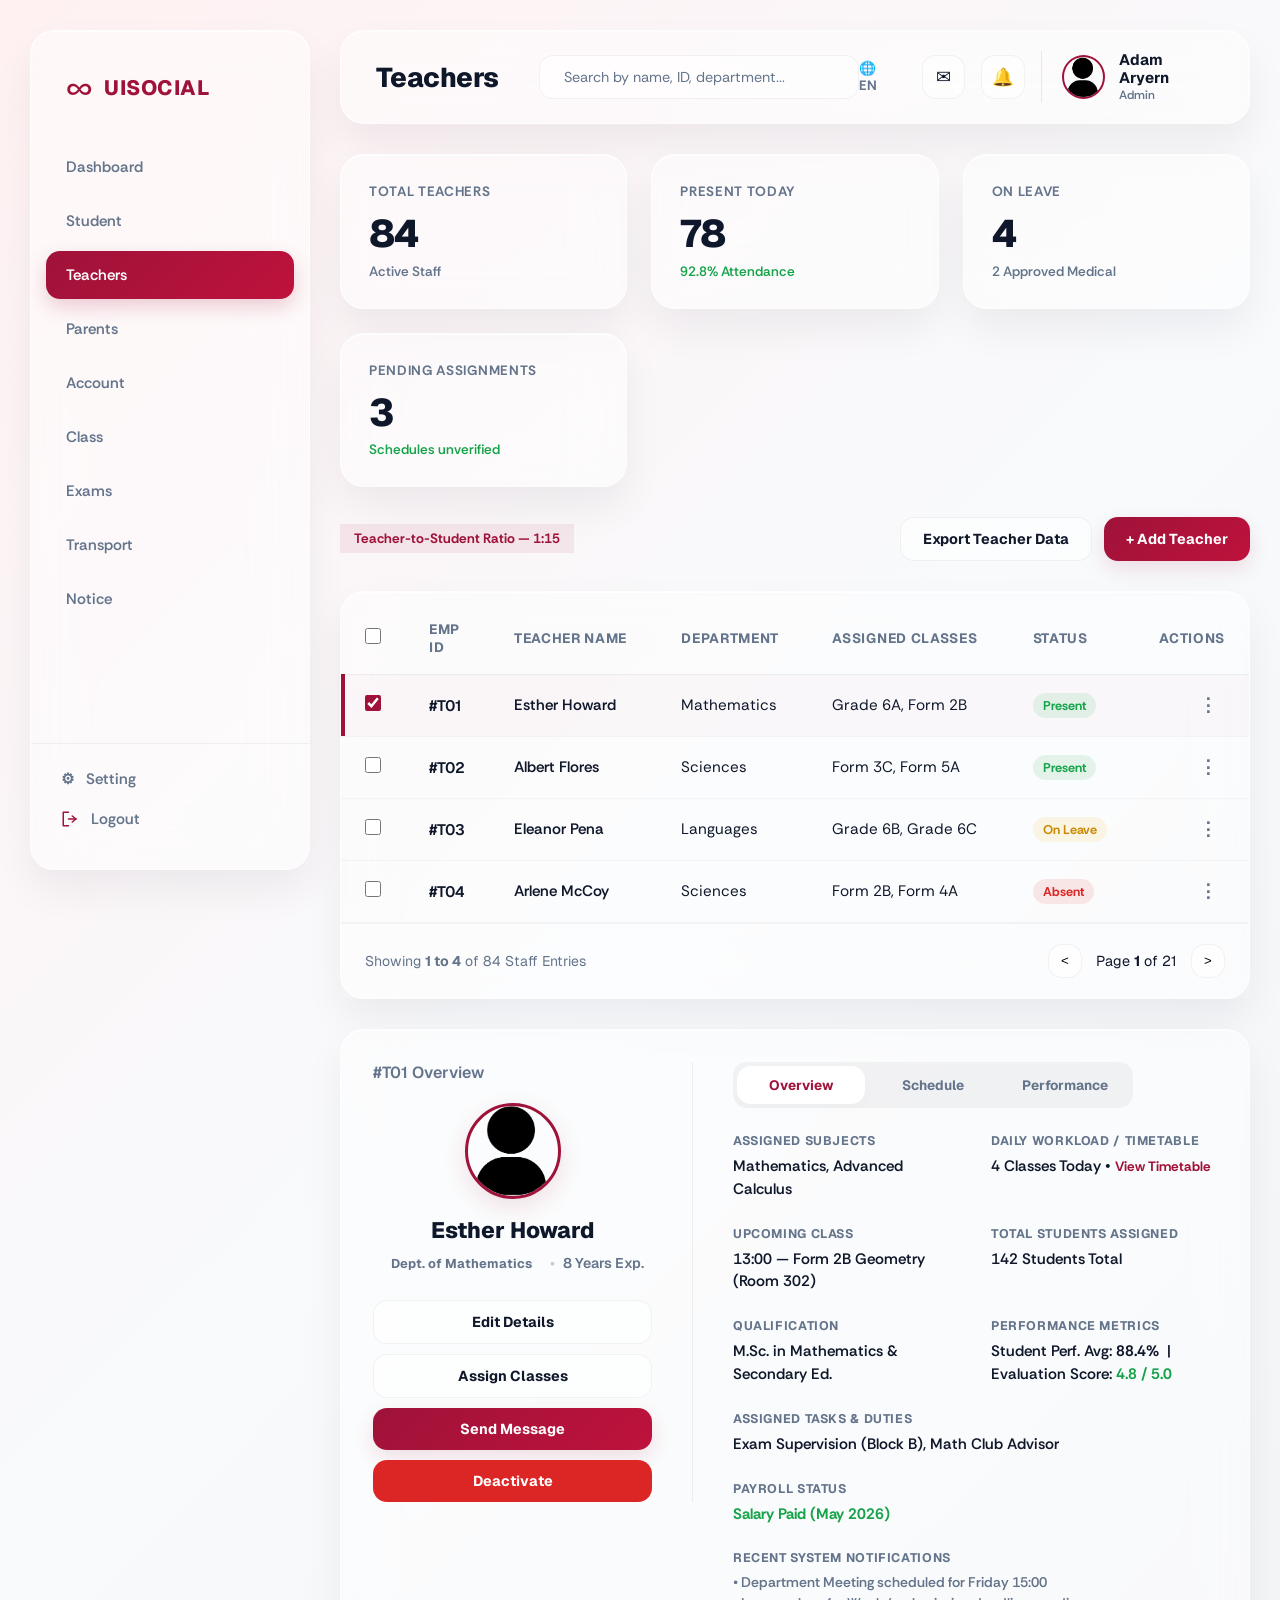
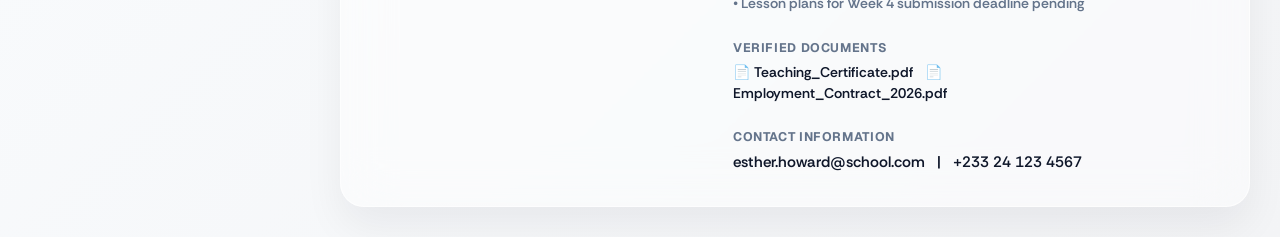
<file: teachers.html>
<!DOCTYPE html>
<html lang="en">
<head>
  <meta charset="UTF-8" />
  <meta name="viewport" content="width=device-width, initial-scale=1.0"/>
  <title>Teachers Management | School Management System</title>
  <link rel="stylesheet" href="teachers.css">
</head>
<body>

  <div class="container">

    <aside class="sidebar">
      <div class="logo-box">
        <span class="logo-icon">∞</span>
        <span class="logo-text">UISOCIAL</span>
      </div>

      <nav class="sidebar-menu">
        <ul>
          <li><a href="index.html"><span class="menu-text">Dashboard</span></a></li>
          <li><a href="student.html"><span class="menu-text">Student</span></a></li>
          <li class="active"><a href="teachers.html"><span class="menu-text">Teachers</span></a></li>
          <li><a href="parents.html"><span class="menu-text">Parents</span></a></li>
          <li><a href="account.html"><span class="menu-text">Account</span></a></li>
          <li><a href="class.html"><span class="menu-text">Class</span></a></li>
          <li><a href="exams.html"><span class="menu-text">Exams</span></a></li>
          <li><a href="transport.html"><span class="menu-text">Transport</span></a></li>
          <li><a href="notice.html"><span class="menu-text">Notice</span></a></li>
        </ul>
      </nav>

      <div class="bottom-menu">
        <a href="settings.html" class="settings-link">
          <span class="icon">⚙</span>
          <span class="link-text">Setting</span>
        </a>
        <a href="schportaLogin.html" class="logout-link">
          <svg class="logout-icon" xmlns="http://www.w3.org/2000/svg" width="24" height="24" viewBox="0 0 24 24" fill="none" stroke="currentColor" stroke-width="2" stroke-linecap="round" stroke-linejoin="round">
            <path d="M10 3H3v18h7" />
            <polyline points="15 8 20 12 15 16" />
            <line x1="20" y1="12" x2="10" y2="12" />
          </svg>
          <span class="link-text">Logout</span>
        </a>
      </div>
    </aside>

    <main class="main-content">

      <header class="topbar">
        <div class="left-section">
          <h2>Teachers</h2>
          <div class="search-box">
            <input type="text" placeholder="Search by name, ID, department...">
          </div>
        </div>

        <div class="right-section">
          <div class="language-selector">🌐 EN</div>
          <button class="action-icon-btn" aria-label="Messages"><span class="icon-ui">✉</span></button>
          <button class="action-icon-btn" aria-label="Notifications"><span class="icon-ui">🔔</span></button>
          <div class="user-profile">
            <div class="avatar-box">
              <img src="avatar.png" alt="Adam Aryern Profile Avatar" class="avatar-img">
            </div>
            <div class="profile-info">
              <h4>Adam Aryern</h4>
              <p>Admin</p>
            </div>
          </div>
        </div>
      </header>

      <section class="content-body">

        <div class="dashboard-overview">
          <div class="card">
            <span class="card-label">Total Teachers</span>
            <span class="card-metric">84</span>
            <span class="card-trend neutral">Active Staff</span>
          </div>
          <div class="card">
            <span class="card-label">Present Today</span>
            <span class="card-metric">78</span>
            <span class="card-trend positive">92.8% Attendance</span>
          </div>
          <div class="card">
            <span class="card-label">On Leave</span>
            <span class="card-metric">4</span>
            <span class="card-trend neutral">2 Approved Medical</span>
          </div>
          <div class="card">
            <span class="card-label">Pending Assignments</span>
            <span class="card-metric">3</span>
            <span class="card-trend positive">Schedules unverified</span>
          </div>
        </div>

        <div class="header-action-row">
          <div class="badge-wrapper">
            <span class="total-badge">Teacher-to-Student Ratio — 1:15</span>
          </div>
          <div class="action-buttons-group">
            <button class="btn btn-secondary">Export Teacher Data</button>
            <button class="btn btn-primary">+ Add Teacher</button>
          </div>
        </div>

        <div class="stacked-layout-container">
          
          <div class="card table-card-wrapper">
            <table class="dashboard-table">
              <thead>
                <tr>
                  <th class="col-checkbox"><input type="checkbox" class="custom-checkbox"></th>
                  <th class="col-id">Emp ID</th>
                  <th>Teacher Name</th>
                  <th>Department</th>
                  <th>Assigned Classes</th>
                  <th>Status</th>
                  <th class="col-actions">Actions</th>
                </tr>
              </thead>
              <tbody>
                <tr class="selected-row">
                  <td><input type="checkbox" checked class="custom-checkbox"></td>
                  <td class="text-id">#T01</td>
                  <td class="text-semibold">Esther Howard</td>
                  <td>Mathematics</td>
                  <td>Grade 6A, Form 2B</td>
                  <td><span class="badge badge-class text-present">Present</span></td>
                  <td class="text-right"><button class="action-trigger-btn">⋮</button></td>
                </tr>
                <tr>
                  <td><input type="checkbox" class="custom-checkbox"></td>
                  <td class="text-id">#T02</td>
                  <td class="text-semibold">Albert Flores</td>
                  <td>Sciences</td>
                  <td>Form 3C, Form 5A</td>
                  <td><span class="badge badge-class text-present">Present</span></td>
                  <td class="text-right"><button class="action-trigger-btn">⋮</button></td>
                </tr>
                <tr>
                  <td><input type="checkbox" class="custom-checkbox"></td>
                  <td class="text-id">#T03</td>
                  <td class="text-semibold">Eleanor Pena</td>
                  <td>Languages</td>
                  <td>Grade 6B, Grade 6C</td>
                  <td><span class="badge badge-class text-leave">On Leave</span></td>
                  <td class="text-right"><button class="action-trigger-btn">⋮</button></td>
                </tr>
                <tr>
                  <td><input type="checkbox" class="custom-checkbox"></td>
                  <td class="text-id">#T04</td>
                  <td class="text-semibold">Arlene McCoy</td>
                  <td>Sciences</td>
                  <td>Form 2B, Form 4A</td>
                  <td><span class="badge badge-class text-absent">Absent</span></td>
                  <td class="text-right"><button class="action-trigger-btn">⋮</button></td>
                </tr>
              </tbody>
            </table>

            <footer class="table-footer">
              <span class="pagination-summary">Showing <strong>1 to 4</strong> of 84 Staff Entries</span>
              <div class="pagination-controls">
                <button class="page-btn">&lt;</button>
                <span class="page-indicator">Page <strong>1</strong> of 21</span>
                <button class="page-btn">&gt;</button>
              </div>
            </footer>
          </div>

          <div class="card teacher-profile-horizontal-panel">
            
            <div class="profile-horizontal-split">
              
              <div class="profile-card-left-identity">
                <header class="panel-header-toolbar">
                  <span class="text-id">#T01 Overview</span>
                </header>
                
                <div class="profile-summary-identity">
                  <div class="avatar-box large-avatar">
                    <img src="avatar.png" alt="Teacher Profile Avatar" class="avatar-img">
                  </div>
                  <h3 class="student-name">Esther Howard</h3>
                  <div class="student-meta-subtext">
                    <span class="badge badge-class">Dept. of Mathematics</span>
                    <span class="divider-dot">•</span>
                    <span class="gender-text">8 Years Exp.</span>
                  </div>
                </div>

                <footer class="panel-action-footer">
                  <button class="btn btn-secondary">Edit Details</button>
                  <button class="btn btn-secondary">Assign Classes</button>
                  <button class="btn btn-primary">Send Message</button>
                  <button class="btn btn-danger">Deactivate</button>
                </footer>
              </div>

              <div class="profile-details-right-pane">
                
                <nav class="panel-tab-bar">
                  <button class="tab-link active-tab">Overview</button>
                  <button class="tab-link">Schedule</button>
                  <button class="tab-link">Performance</button>
                </nav>

                <div class="panel-details-pane horizontal-details-grid">
                  
                  <div class="info-data-row">
                    <label>Assigned Subjects</label>
                    <div class="info-data-value">Mathematics, Advanced Calculus</div>
                  </div>

                  <div class="info-data-row">
                    <label>Daily Workload / Timetable</label>
                    <div class="info-data-value">4 Classes Today • <span class="view-all-link" style="cursor:pointer;">View Timetable</span></div>
                  </div>

                  <div class="info-data-row">
                    <label>Upcoming Class</label>
                    <div class="info-data-value">13:00 — Form 2B Geometry (Room 302)</div>
                  </div>

                  <div class="info-data-row">
                    <label>Total Students Assigned</label>
                    <div class="info-data-value">142 Students Total</div>
                  </div>

                  <div class="info-data-row">
                    <label>Qualification</label>
                    <div class="info-data-value">M.Sc. in Mathematics & Secondary Ed.</div>
                  </div>

                  <div class="info-data-row">
                    <label>Performance Metrics</label>
                    <div class="info-data-value">
                      Student Perf. Avg: <strong style="color: var(--text-pure);">88.4%</strong> &nbsp;|&nbsp;
                      Evaluation Score: <strong style="color: #16a34a;">4.8 / 5.0</strong>
                    </div>
                  </div>

                  <div class="info-data-row span-two-columns">
                    <label>Assigned Tasks & Duties</label>
                    <div class="info-data-value">Exam Supervision (Block B), Math Club Advisor</div>
                  </div>

                  <div class="info-data-row">
                    <label>Payroll Status</label>
                    <div class="info-data-value" style="color: #16a34a; font-weight: 700;">Salary Paid (May 2026)</div>
                  </div>

                  <div class="info-data-row span-two-columns">
                    <label>Recent System Notifications</label>
                    <div class="info-data-value" style="font-size: 0.88rem; color: var(--text-muted);">
                      • Department Meeting scheduled for Friday 15:00<br>
                      • Lesson plans for Week 4 submission deadline pending
                    </div>
                  </div>

                  <div class="info-data-row">
                    <label>Verified Documents</label>
                    <div class="info-data-value" style="font-size: 0.88rem;">
                      📄 Teaching_Certificate.pdf &nbsp;&nbsp; 📄 Employment_Contract_2026.pdf
                    </div>
                  </div>

                  <div class="info-data-row span-two-columns">
                    <label>Contact Information</label>
                    <div class="info-data-value">
                      esther.howard@school.com &nbsp;&nbsp;|&nbsp;&nbsp; +233 24 123 4567
                    </div>
                  </div>

                </div>

              </div>

            </div> </div> </div> </section>

    </main>

  </div>

</body>
</html>
</file>
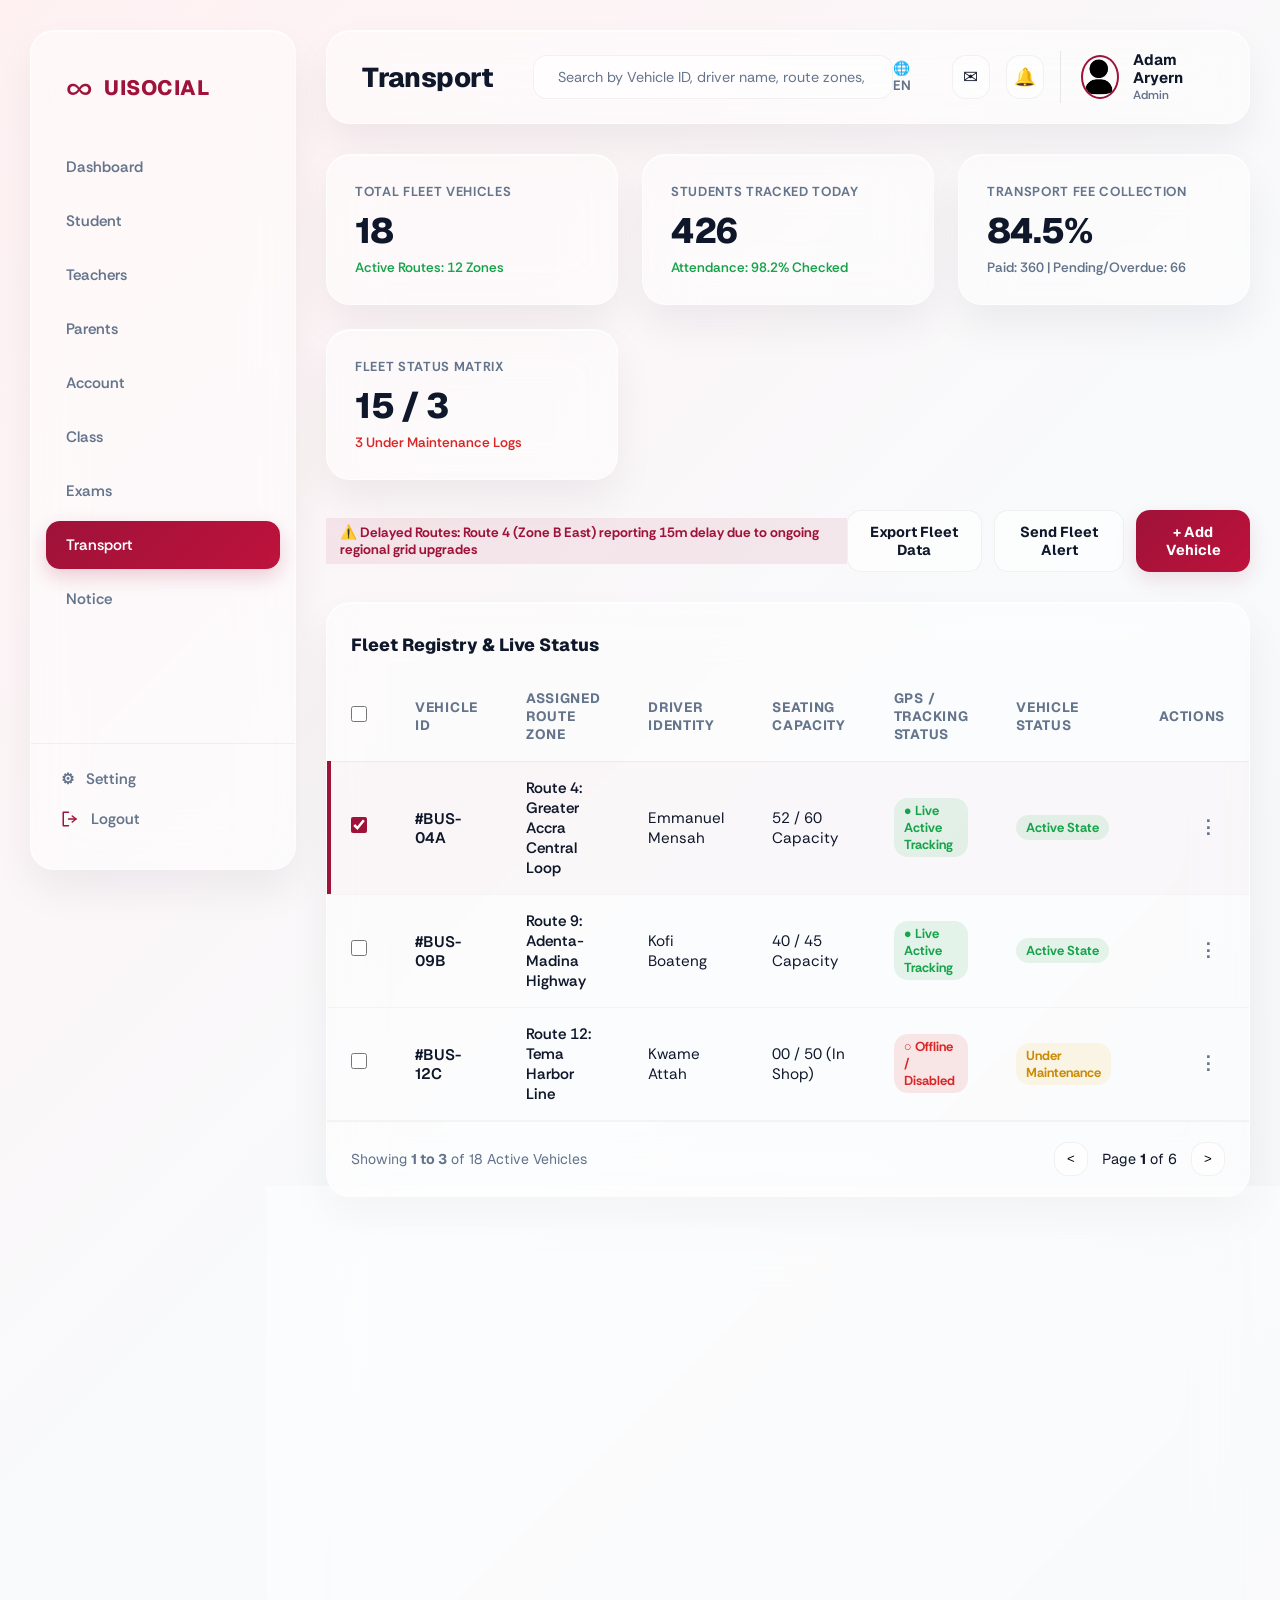
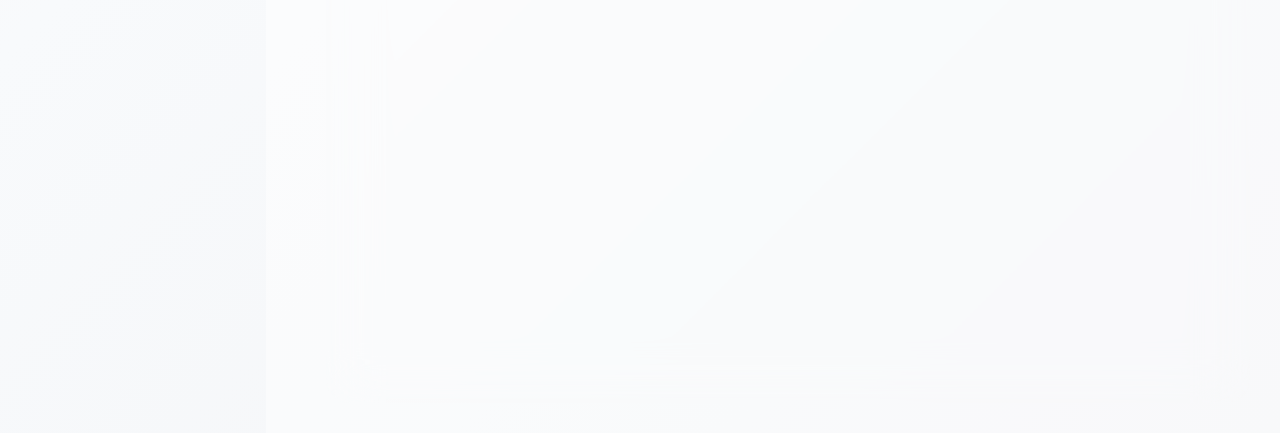
<file: transport.html>
<!DOCTYPE html>
<html lang="en">
<head>
  <meta charset="UTF-8" />
  <meta name="viewport" content="width=device-width, initial-scale=1.0"/>
  <title>Transport & Fleet Management | School Management System</title>
  <link rel="stylesheet" href="transport.css">
</head>
<body>

  <div class="container">

    <aside class="sidebar">
      <div class="logo-box">
        <span class="logo-icon">∞</span>
        <span class="logo-text">UISOCIAL</span>
      </div>

      <nav class="sidebar-menu">
        <ul>
          <li><a href="index.html"><span class="menu-text">Dashboard</span></a></li>
          <li><a href="student.html"><span class="menu-text">Student</span></a></li>
          <li><a href="teachers.html"><span class="menu-text">Teachers</span></a></li>
          <li><a href="parents.html"><span class="menu-text">Parents</span></a></li>
          <li><a href="account.html"><span class="menu-text">Account</span></a></li>
          <li><a href="class.html"><span class="menu-text">Class</span></a></li>
          <li><a href="exams.html"><span class="menu-text">Exams</span></a></li>
          <li class="active"><a href="transport.html"><span class="menu-text">Transport</span></a></li>
          <li><a href="notice.html"><span class="menu-text">Notice</span></a></li>
        </ul>
      </nav>

      <div class="bottom-menu">
        <a href="settings.html" class="settings-link">
          <span class="icon">⚙</span>
          <span class="link-text">Setting</span>
        </a>
        <a href="schportaLogin.html" class="logout-link">
          <svg class="logout-icon" xmlns="http://www.w3.org/2000/svg" width="24" height="24" viewBox="0 0 24 24" fill="none" stroke="currentColor" stroke-width="2" stroke-linecap="round" stroke-linejoin="round">
            <path d="M10 3H3v18h7" />
            <polyline points="15 8 20 12 15 16" />
            <line x1="20" y1="12" x2="10" y2="12" />
          </svg>
          <span class="link-text">Logout</span>
        </a>
      </div>
    </aside>

    <main class="main-content">

      <header class="topbar">
        <div class="left-section">
          <h2>Transport</h2>
          <div class="search-box">
            <input type="text" placeholder="Search by Vehicle ID, driver name, route zones, or status...">
          </div>
        </div>

        <div class="right-section">
          <div class="language-selector">🌐 EN</div>
          <button class="action-icon-btn" aria-label="Messages"><span class="icon-ui">✉</span></button>
          <button class="action-icon-btn" aria-label="Notifications"><span class="icon-ui">🔔</span></button>
          <div class="user-profile">
            <div class="avatar-box">
              <img src="avatar.png" alt="Adam Aryern Profile Avatar" class="avatar-img">
            </div>
            <div class="profile-info">
              <h4>Adam Aryern</h4>
              <p>Admin</p>
            </div>
          </div>
        </div>
      </header>

      <section class="content-body">

        <div class="dashboard-overview">
          <div class="card">
            <span class="card-label">Total Fleet Vehicles</span>
            <span class="card-metric">18</span>
            <span class="card-trend positive">Active Routes: 12 Zones</span>
          </div>
          <div class="card">
            <span class="card-label">Students Tracked Today</span>
            <span class="card-metric">426</span>
            <span class="card-trend positive">Attendance: 98.2% Checked</span>
          </div>
          <div class="card">
            <span class="card-label">Transport Fee Collection</span>
            <span class="card-metric">84.5%</span>
            <span class="card-trend neutral">Paid: 360 | Pending/Overdue: 66</span>
          </div>
          <div class="card">
            <span class="card-label">Fleet Status Matrix</span>
            <span class="card-metric">15 / 3</span>
            <span class="card-trend negative">3 Under Maintenance Logs</span>
          </div>
        </div>

        <div class="header-action-row">
          <div class="badge-wrapper">
            <span class="total-badge">⚠️ Delayed Routes: Route 4 (Zone B East) reporting 15m delay due to ongoing regional grid upgrades</span>
          </div>
          <div class="action-buttons-group">
            <button class="btn btn-secondary">Export Fleet Data</button>
            <button class="btn btn-secondary">Send Fleet Alert</button>
            <button class="btn btn-primary">+ Add Vehicle</button>
          </div>
        </div>

        <div class="stacked-layout-container">
          
          <div class="card table-card-wrapper">
            <header class="table-card-header" style="padding: 10px 24px 15px;">
              <h3 style="font-size: 1.1rem; font-weight: 800;">Fleet Registry & Live Status</h3>
            </header>
            
            <table class="dashboard-table">
              <thead>
                <tr>
                  <th class="col-checkbox"><input type="checkbox" class="custom-checkbox"></th>
                  <th class="col-id">Vehicle ID</th>
                  <th>Assigned Route Zone</th>
                  <th>Driver Identity</th>
                  <th>Seating Capacity</th>
                  <th>GPS / Tracking Status</th>
                  <th>Vehicle Status</th>
                  <th class="col-actions">Actions</th>
                </tr>
              </thead>
              <tbody>
                <tr class="selected-row">
                  <td><input type="checkbox" checked class="custom-checkbox"></td>
                  <td class="text-id">#BUS-04A</td>
                  <td class="text-semibold">Route 4: Greater Accra Central Loop</td>
                  <td>Emmanuel Mensah</td>
                  <td>52 / 60 Capacity</td>
                  <td><span class="badge badge-class text-present">● Live Active Tracking</span></td>
                  <td><span class="badge badge-class text-present">Active State</span></td>
                  <td class="text-right"><button class="action-trigger-btn">⋮</button></td>
                </tr>
                <tr>
                  <td><input type="checkbox" class="custom-checkbox"></td>
                  <td class="text-id">#BUS-09B</td>
                  <td class="text-semibold">Route 9: Adenta-Madina Highway</td>
                  <td>Kofi Boateng</td>
                  <td>40 / 45 Capacity</td>
                  <td><span class="badge badge-class text-present">● Live Active Tracking</span></td>
                  <td><span class="badge badge-class text-present">Active State</span></td>
                  <td class="text-right"><button class="action-trigger-btn">⋮</button></td>
                </tr>
                <tr>
                  <td><input type="checkbox" class="custom-checkbox"></td>
                  <td class="text-id">#BUS-12C</td>
                  <td class="text-semibold">Route 12: Tema Harbor Line</td>
                  <td>Kwame Attah</td>
                  <td>00 / 50 (In Shop)</td>
                  <td><span class="badge badge-class text-absent">○ Offline / Disabled</span></td>
                  <td><span class="badge badge-class text-leave">Under Maintenance</span></td>
                  <td class="text-right"><button class="action-trigger-btn">⋮</button></td>
                </tr>
              </tbody>
            </table>

            <footer class="table-footer">
              <span class="pagination-summary">Showing <strong>1 to 3</strong> of 18 Active Vehicles</span>
              <div class="pagination-controls">
                <button class="page-btn">&lt;</button>
                <span class="page-indicator">Page <strong>1</strong> of 6</span>
                <button class="page-btn">&gt;</button>
              </div>
            </footer>
          </div>

          <div class="card student-profile-horizontal-panel">
            
            <div class="profile-horizontal-split">
              
              <div class="profile-card-left-identity">
                <header class="panel-header-toolbar">
                  <span class="text-id">Fleet Asset Supervisor (#BUS-04A)</span>
                </header>

                <div class="profile-summary-identity">
                  <div class="fleet-avatar-box">
                    <span class="fleet-symbol">🚌</span>
                  </div>
                  <h3 class="student-name">Bus 04A (60-Seater)</h3>
                  <div class="student-meta-subtext">
                    <span class="badge badge-class">Drivers on Duty: 1</span>
                    <span class="divider-dot">•</span>
                    <span class="gender-text">8 Available Seats</span>
                  </div>
                </div>

                <footer class="panel-action-footer">
                  <button class="btn btn-primary">Track Live GPS Coordinates</button>
                  <button class="btn btn-secondary">Assign Driver / Crew</button>
                  <button class="btn btn-secondary">Assign Students to Route</button>
                  <button class="btn btn-secondary">Update Maintenance Log</button>
                  <button class="btn btn-danger">Manage Transport Fees</button>
                </footer>
              </div>

              <div class="profile-details-right-pane">
                
                <nav class="panel-tab-bar">
                  <button class="tab-link active-tab">Route & Roster Overview</button>
                  <button class="tab-link">Operations & Expenses</button>
                  <button class="tab-link">Compliance Logs</button>
                  <button class="tab-link">Document Center</button>
                </nav>

                <div class="panel-details-pane horizontal-details-grid">
                  
                  <div class="info-data-row">
                    <label>Driver Assignment & Credentials</label>
                    <div class="info-data-value">Emmanuel Mensah &nbsp;•&nbsp; <span class="view-all-link" style="cursor:pointer;">+233 24 412 3456</span></div>
                  </div>

                  <div class="info-data-row">
                    <label>Scheduled Operations Windows</label>
                    <div class="info-data-value">Departure: 06:15 AM &nbsp;|&nbsp; Drop-off Complete: 08:00 AM</div>
                  </div>

                  <div class="info-data-row span-two-columns">
                    <label>Assigned Route Waypoints & Core Stops</label>
                    <div class="info-data-value">Anyaa Precinct (06:20) → Awoshie Market Junction (06:40) → Kaneshie Station Interchange (07:10) → School Gates Main Entrance (07:45).</div>
                  </div>

                  <div class="info-data-row">
                    <label>Assigned Students Cohort Roster</label>
                    <div class="info-data-value">52 Total Members Scheduled &nbsp;•&nbsp; <span class="view-all-link" style="cursor:pointer;">View Complete List</span></div>
                  </div>

                  <div class="info-data-row">
                    <label>Transport Fees Compliance State</label>
                    <div class="info-data-value">46 Paid (Clear Account) &nbsp;|&nbsp; 4 Pending &nbsp;|&nbsp; <span style="color: #dc2626; font-weight:700;">2 Overdue Arrears</span></div>
                  </div>

                  <div class="info-data-row">
                    <label>Fuel Consumption & Fleet Diagnostics</label>
                    <div class="info-data-value">Consumption Index: 4.8 km/L &nbsp;|&nbsp; Fuel Tank Level: 74% Capacity</div>
                  </div>

                  <div class="info-data-row">
                    <label>Upcoming Maintenance Lifecycle Sync</label>
                    <div class="info-data-value">Scheduled Inspection: June 14, 2026 (Oil, Brake Diagnostics & Emissions Testing)</div>
                  </div>

                  <div class="info-data-row span-two-columns">
                    <label>Incident / Accident Control Records Ledger</label>
                    <div class="info-data-value" style="color: #16a34a; font-weight:700;">
                      ✅ Flawless Operational Record: No incident reports logged on asset frame for current term cycle.
                    </div>
                  </div>

                  <div class="info-data-row">
                    <label>Connected Compliance Vault Certificates</label>
                    <div class="info-data-value" style="font-size: 0.88rem;">
                      📄 Registration_Asset_04A.pdf &nbsp;&nbsp;|&nbsp;&nbsp; 📄 Driver_Commercial_License.pdf
                    </div>
                  </div>

                  <div class="info-data-row">
                    <label>Critical Compliance Deadlines</label>
                    <div class="info-data-value">Fleet Insurance Expiry: Oct 2026 &nbsp;|&nbsp; License Validation Check: Valid</div>
                  </div>

                </div> </div>

            </div> </div> </div> </section>

    </main>

  </div>

</body>
</html>
</file>
<file: style.css>
/* --- 1. FONTS & DESIGN ARCHITECTURE SYSTEM --- */
@import url('https://fonts.googleapis.com/css2?family=Geist:wght@100..900&family=Rethink+Sans:ital,wght@0,400..800;1,400..800&display=swap');

:root {
    /* Soft Light Pastel Background with a hint of cream wash */
    --bg-gradient: linear-gradient(135deg, #fff1f2 0%, #f8fafc 50%, #f3f4f6 100%);
    
    /* Deep Wine Luxury Accents */
    --wine-primary: #9f1239; 
    --wine-accent: linear-gradient(135deg, #881337 0%, #be123c 100%);
    --wine-light: rgba(159, 18, 57, 0.05); 
    
    /* Pure Frosted Look Glassmorphism Layout Layers */
    --glass-panel: rgba(255, 255, 255, 0.45);
    --glass-surface: rgba(255, 255, 255, 0.75);
    --glass-border: rgba(255, 255, 255, 0.60);
    --glass-blur: blur(25px);

    /* Enforced Uniform Organic Radii */
    --panel-radius: 24px; 
    --item-radius: 14px;
    
    /* Clean Box Shadows */
    --float-shadow: 0 20px 40px rgba(15, 23, 42, 0.04), 
                    inset 0 1px 0 rgba(255, 255, 255, 0.8);

    /* Typography Color Hierarchy */
    --text-pure: #0f172a;      
    --text-muted: #64748b;     
    --text-wine: #881337;      
}

/* --- 2. THE STRUCTURAL SHEET RESET --- */
* {
    margin: 0;
    padding: 0;
    box-sizing: border-box;
}

body {
    font-family: 'Geist', sans-serif;
    background: var(--bg-gradient);
    color: var(--text-pure);
    min-height: 100vh;
    display: flex;
    align-items: center;
    justify-content: center;
    padding: 30px 0;
    overflow-x: hidden;
}

.container {
    display: flex;
    width: 100%;
    max-width: 1440px;
    padding: 0 30px;
    gap: 30px;
}

/* --- 3. FLOATING SIDEBAR NAVIGATION DESIGN --- */
.sidebar {
    width: 280px;
    background: var(--glass-panel);
    backdrop-filter: var(--glass-blur);
    -webkit-backdrop-filter: var(--glass-blur);
    border: 1px solid var(--glass-border);
    border-radius: var(--panel-radius);
    box-shadow: var(--float-shadow);
    display: flex;
    flex-direction: column;
    padding: 40px 0;
    position: sticky;
    top: 30px;
    height: calc(100vh - 60px);
}

.logo-box {
    padding: 0 35px 40px;
    display: flex;
    align-items: center;
    gap: 12px;
}

.logo-icon {
    font-size: 2rem;
    color: var(--wine-primary);
    line-height: 1;
}

.logo-text {
    font-weight: 800;
    font-size: 1.3rem;
    letter-spacing: 0.5px;
    color: var(--wine-primary);
}

.sidebar-menu {
    flex: 1;
}

.sidebar-menu ul {
    list-style: none;
    padding: 0 15px;
}

.sidebar-menu li {
    margin-bottom: 6px;
}

.sidebar-menu li a {
    display: flex;
    align-items: center;
    padding: 14px 20px;
    color: var(--text-muted);
    text-decoration: none;
    font-family: 'Rethink Sans', sans-serif;
    font-weight: 600;
    font-size: 0.95rem;
    border-radius: var(--item-radius);
    transition: all 0.25s ease;
}

.sidebar-menu li a:hover {
    color: var(--wine-primary);
    background: var(--wine-light);
}

.sidebar-menu li.active a {
    background: var(--wine-accent);
    color: #ffffff;
    box-shadow: 0 8px 20px rgba(159, 18, 57, 0.2);
}

.bottom-menu {
    padding: 25px 30px 0;
    margin-top: auto;
    border-top: 1px solid rgba(0, 0, 0, 0.05);
    display: flex;
    flex-direction: column;
    gap: 20px;
}

.settings-link, .logout-link {
    display: inline-flex;
    align-items: center;
    gap: 12px;
    font-family: 'Rethink Sans', sans-serif;
    font-size: 0.95rem;
    color: var(--text-muted);
    text-decoration: none;
    font-weight: 600;
    padding: 8px 12px;
    border-radius: var(--item-radius);
    transition: all 0.2s ease;
}

.settings-link:hover {
    color: var(--wine-primary);
    background: var(--wine-light);
}

.logout-icon {
    width: 18px;
    height: 18px;
    stroke: var(--wine-primary);
}

.logout-link:hover {
    color: var(--wine-primary);
}

/* --- 4. MAIN WORKSPACE INFRASTRUCTURE --- */
.main-content {
    flex: 1;
    display: flex;
    flex-direction: column;
    gap: 30px;
}

/* --- 5. TOPBAR NAVIGATION HEADER --- */
.topbar {
    background: var(--glass-panel);
    backdrop-filter: var(--glass-blur);
    -webkit-backdrop-filter: var(--glass-blur);
    border: 1px solid var(--glass-border);
    border-radius: var(--panel-radius);
    box-shadow: var(--float-shadow);
    padding: 20px 35px;
    display: flex;
    justify-content: space-between;
    align-items: center;
}

.left-section {
    display: flex;
    align-items: center;
    gap: 40px;
}

.left-section h2 {
    font-size: 1.6rem;
    font-weight: 800;
    letter-spacing: -0.02em;
}

.search-box input {
    background: rgba(255, 255, 255, 0.6);
    border: 1px solid rgba(0, 0, 0, 0.05);
    border-radius: var(--item-radius);
    padding: 12px 24px;
    width: 320px;
    color: var(--text-pure);
    font-family: 'Rethink Sans', sans-serif;
    font-size: 0.9rem;
    transition: all 0.3s ease;
}

.search-box input:focus {
    outline: none;
    background: #ffffff;
    border-color: rgba(159, 18, 57, 0.3);
}

.right-section {
    display: flex;
    align-items: center;
    gap: 16px;
}

.language-selector {
    font-family: 'Rethink Sans', sans-serif;
    font-size: 0.85rem;
    font-weight: 700;
    color: var(--text-muted);
}

.action-icon-btn {
    background: rgba(255, 255, 255, 0.6);
    border: 1px solid rgba(0, 0, 0, 0.05);
    border-radius: var(--item-radius);
    width: 44px;
    height: 44px;
    display: flex;
    justify-content: center;
    align-items: center;
    cursor: pointer;
}

.icon-ui { color: var(--text-pure); font-size: 1.1rem; }

.user-profile {
    display: flex;
    align-items: center;
    gap: 14px;
    padding-left: 20px;
    border-left: 1px solid rgba(0, 0, 0, 0.08);
}

.avatar-box {
    width: 44px;
    height: 44px;
    border-radius: 50%;
    border: 2px solid var(--wine-primary);
    overflow: hidden;
}

.avatar-img { width: 100%; height: 100%; object-fit: cover; }
.profile-info h4 { font-size: 0.95rem; font-weight: 700; line-height: 1.2; }
.profile-info p { font-family: 'Rethink Sans', sans-serif; font-size: 0.75rem; color: var(--text-muted); font-weight: 600; }

/* --- 6. NESTED GRID MASTER SYSTEM --- */
.content-body {
    width: 100%;
}

.dashboard-structured-grid {
    display: flex;
    flex-direction: column;
    gap: 24px;
    width: 100%;
}

/* Base Shared Panel Card Aesthetics */
.matrix-tile {
    background: var(--glass-panel);
    backdrop-filter: var(--glass-blur);
    -webkit-backdrop-filter: var(--glass-blur);
    border: 1px solid var(--glass-border);
    border-radius: var(--panel-radius); /* Enforced 24px organic curve limit */
    padding: 24px;
    box-shadow: var(--float-shadow);
    transition: transform 0.25s cubic-bezier(0.4, 0, 0.2, 1), border-color 0.25s ease;
}

.tile-tag {
    font-family: 'Geist', sans-serif;
    font-size: 0.78rem;
    font-weight: 700;
    color: var(--text-muted);
    text-transform: uppercase;
    letter-spacing: 0.05em;
}

/* ================= ROW ONE STYLE SPECIFICS ================= */
.dynamic-row-one {
    display: grid;
    grid-template-columns: 2fr 1fr; /* First card significantly wider than right card */
    gap: 24px;
}

.identity-large-card {
    display: flex;
    flex-direction: column;
    justify-content: space-between;
    min-height: 150px;
}

.tile-meta {
    display: flex;
    justify-content: space-between;
    align-items: center;
}

.live-pulse-indicator {
    width: 8px;
    height: 8px;
    background: #16a34a;
    border-radius: 50%;
    box-shadow: 0 0 0 4px rgba(22, 163, 74, 0.15);
}

.identity-display-wrapper {
    display: flex;
    align-items: flex-end;
    justify-content: space-between;
    flex-wrap: wrap;
    gap: 12px;
}

.tile-value-large {
    font-family: 'Geist', sans-serif;
    font-size: 2.8rem;
    font-weight: 900;
    letter-spacing: -0.04em;
    color: var(--text-pure);
    line-height: 1;
}

.identity-sub-metrics {
    display: flex;
    gap: 10px;
}

.metric-pill {
    font-family: 'Rethink Sans', sans-serif;
    font-size: 0.8rem;
    font-weight: 700;
    padding: 6px 14px;
    border-radius: var(--item-radius); /* 14px internal rounded elements */
}

.metric-pill.positive {
    background: rgba(22, 163, 74, 0.08);
    color: #16a34a;
}

.metric-pill.neutral {
    background: rgba(0, 0, 0, 0.04);
    color: var(--text-muted);
}

.cluster-state-card {
    display: flex;
    flex-direction: column;
    justify-content: center;
}

.tile-value {
    font-family: 'Geist', sans-serif;
    font-size: 1.8rem;
    font-weight: 800;
    color: var(--text-pure);
    letter-spacing: -0.02em;
    margin: 12px 0 6px;
}

.tile-status {
    font-family: 'Rethink Sans', sans-serif;
    font-size: 0.85rem;
    font-weight: 600;
    color: #16a34a;
}

/* ================= ROW TWO STYLE SPECIFICS ================= */
.dynamic-row-two {
    display: grid;
    grid-template-columns: 1.4fr 1fr; /* Distinct grid proportions */
    gap: 24px;
    align-items: stretch;
}

/* Left Side: Long and Taller Calendar Component Layout */
.calendar-table-card {
    display: flex;
    flex-direction: column;
    gap: 20px;
    min-height: 480px; /* Taller than surrounding metrics panels */
}

.calendar-card-header {
    display: flex;
    justify-content: space-between;
    align-items: flex-start;
}

.calendar-title {
    font-family: 'Geist', sans-serif;
    font-size: 1.2rem;
    font-weight: 800;
    color: var(--text-pure);
}

.calendar-subtitle {
    font-family: 'Rethink Sans', sans-serif;
    font-size: 0.85rem;
    color: var(--text-muted);
    font-weight: 500;
}

.term-badge {
    font-family: 'Geist', sans-serif;
    font-size: 0.78rem;
    font-weight: 700;
    color: var(--wine-primary);
    background: var(--wine-light);
    padding: 6px 12px;
    border-radius: 10px;
}

.table-container {
    flex: 1;
    overflow-x: auto;
}

.calendar-data-table {
    width: 100%;
    border-collapse: separate;
    border-spacing: 0 10px; /* Specific Spacing between rows */
    text-align: left;
}

.calendar-data-table th {
    font-family: 'Geist', sans-serif;
    font-size: 0.78rem;
    font-weight: 700;
    color: var(--text-muted);
    text-transform: uppercase;
    letter-spacing: 0.05em;
    padding: 0 16px;
}

.calendar-data-table tbody tr {
    transition: all 0.2s ease;
    cursor: pointer;
}

/* Clean Row Layout Alignment */
.calendar-data-table td {
    padding: 16px;
    background: rgba(255, 255, 255, 0.35);
    border-top: 1px solid rgba(255, 255, 255, 0.4);
    border-bottom: 1px solid rgba(255, 255, 255, 0.4);
}

.calendar-data-table td:first-child {
    border-left: 1px solid rgba(255, 255, 255, 0.4);
    border-radius: var(--item-radius) 0 0 var(--item-radius); /* Rounded row edges */
}

.calendar-data-table td:last-child {
    border-right: 1px solid rgba(255, 255, 255, 0.4);
    border-radius: 0 var(--item-radius) var(--item-radius) 0;
}

/* Row Hover Interaction Schemes */
.calendar-data-table tbody tr:hover td {
    background: rgba(255, 255, 255, 0.85);
    border-color: rgba(159, 18, 57, 0.15);
    transform: translateY(-2px);
}

.date-column {
    font-family: 'Geist', sans-serif;
    font-weight: 700;
    color: var(--text-wine);
    font-size: 0.88rem;
    white-space: nowrap;
}

.desc-column {
    font-family: 'Rethink Sans', sans-serif;
    font-weight: 600;
    font-size: 0.92rem;
    color: var(--text-pure);
}

/* Status Indicator Nodes inside Table */
.status-indicator {
    font-family: 'Rethink Sans', sans-serif;
    font-size: 0.78rem;
    font-weight: 700;
    padding: 4px 10px;
    border-radius: 8px;
    display: inline-block;
}

.status-indicator.live { background: rgba(22, 163, 74, 0.08); color: #16a34a; }
.status-indicator.current { background: var(--wine-primary); color: #ffffff; }
.status-indicator.pending { background: rgba(0, 0, 0, 0.04); color: var(--text-muted); }


/* Right Side: Secondary Grid Container & Matrix System */
.stats-subgrid-container {
    display: flex;
    flex-direction: column;
    gap: 24px;
}

/* 2-Column Grid Layout containing 4 Small Symmetrical Cards */
.small-metrics-binary-grid {
    display: grid;
    grid-template-columns: repeat(2, 1fr);
    gap: 24px;
}

.small-metric-card-centered {
    display: flex;
    flex-direction: column;
    justify-content: center;
    align-items: center; /* Enforced Centered Content Alignment */
    text-align: center;
    aspect-ratio: 1 / 1; /* Maintains exact identical height and width dimensions */
    padding: 20px;
    min-height: 140px;
}

.tile-value-centered {
    font-family: 'Geist', sans-serif;
    font-size: 1.5rem;
    font-weight: 800;
    color: var(--text-pure);
    letter-spacing: -0.02em;
    margin: 8px 0 4px;
}

.tile-status-centered {
    font-family: 'Rethink Sans', sans-serif;
    font-size: 0.78rem;
    font-weight: 600;
}

/* At the bottom right, wide ⏳ SYSTEM INTERVAL countdown card block spanning across the binary sub-grid width */
.system-interval-countdown-card {
    grid-column: span 2; /* Perfectly matches length of the four grids displayed around it */
    background: var(--wine-accent); /* Vibrant Colorful Gradient Background Base */
    border: none;
    box-shadow: 0 16px 35px rgba(159, 18, 57, 0.22);
    color: #ffffff;
    display: flex;
    align-items: center;
    justify-content: space-between;
    min-height: 160px;
    overflow: hidden;
    position: relative;
}

.countdown-text-content {
    flex: 1;
    z-index: 2;
}

.countdown-decor-shield {
    font-family: 'Geist', sans-serif;
    font-size: 0.72rem;
    font-weight: 800;
    letter-spacing: 0.06em;
    color: rgba(255, 255, 255, 0.85);
    background: rgba(255, 255, 255, 0.12);
    padding: 4px 12px;
    width: max-content;
    border-radius: var(--item-radius);
    margin-bottom: 8px;
}

.countdown-timer-value {
    font-family: 'Geist', sans-serif;
    font-size: 2.3rem;
    font-weight: 900;
    letter-spacing: -0.03em;
    line-height: 1;
}

.countdown-description-label {
    font-family: 'Rethink Sans', sans-serif;
    font-size: 0.85rem;
    font-weight: 500;
    color: rgba(255, 255, 255, 0.8);
    margin: 6px 0 14px;
    max-width: 280px;
    line-height: 1.3;
}

.countdown-footer-progress-track {
    background: rgba(255, 255, 255, 0.15);
    height: 5px;
    width: 85%;
    border-radius: 10px;
    overflow: hidden;
}

.progress-bar-fill-node {
    background: #ffffff;
    height: 100%;
    border-radius: 10px;
}

/* Floating 3D Artwork Illustration Space Area CSS Engine */
.floating-illustration-space-wrapper {
    position: relative;
    width: 100px;
    height: 100px;
    margin-right: 15px;
    z-index: 1;
}

.floating-glass-sphere-element {
    position: absolute;
    width: 70px;
    height: 70px;
    background: linear-gradient(135deg, rgba(255, 255, 255, 0.4) 0%, rgba(255, 255, 255, 0.05) 100%);
    border: 1px solid rgba(255, 255, 255, 0.4);
    border-radius: 50%;
    backdrop-filter: blur(5px);
    top: 10px;
    left: 10px;
    animation: floatingOrbMotion 4s ease-in-out infinite;
    box-shadow: 0 15px 30px rgba(0, 0, 0, 0.1);
}

.floating-orb-secondary {
    position: absolute;
    width: 35px;
    height: 35px;
    background: rgba(255, 255, 255, 0.2);
    border-radius: 50%;
    bottom: 5px;
    right: 5px;
    animation: floatingOrbMotion 4s ease-in-out infinite alternate;
    animation-delay: -1.5s;
}

/* --- 7. ANIMATION KEYFRAMES --- */
@keyframes floatingOrbMotion {
    0% { transform: translateY(0px) rotate(0deg); }
    50% { transform: translateY(-10px) rotate(5deg); }
    100% { transform: translateY(0px) rotate(0deg); }
}


/* --- 8. FLEXIBLE RESPONSIVE BREAKPOINTS --- */
@media (max-width: 1350px) {
    .dynamic-row-one { grid-template-columns: 1.5fr 1fr; }
    .dynamic-row-two { grid-template-columns: 1.1fr 1fr; }
}

@media (max-width: 1100px) {
    .dynamic-row-one, .dynamic-row-two {
        grid-template-columns: 1fr; /* Safe stacking collapse layout logic */
    }
    .calendar-table-card { min-height: auto; }
}

@media (max-width: 768px) {
    .container { flex-direction: column; padding: 0 15px; }
    .sidebar { width: 100%; height: auto; position: relative; top: 0; padding: 20px 0; }
    .search-box input { width: 100%; }
    .topbar { padding: 20px; flex-direction: column; gap: 15px; text-align: center; }
    .left-section { flex-direction: column; gap: 15px; width: 100%; }
}
</file>
<file: account.css>
/* --- 1. FONTS & DESIGN VARIABLES --- */
@import url('https://fonts.googleapis.com/css2?family=Geist:wght@100..900&family=Rethink+Sans:ital,wght@0,400..800;1,400..800&display=swap');

:root {
    /* Soft Light Pastel Background with a hint of rose/cream wash */
    --bg-gradient: linear-gradient(135deg, #fff1f2 0%, #f8fafc 50%, #f3f4f6 100%);
    
    /* Subtle Wine Accents */
    --wine-primary: #9f1239; /* Deep premium wine tone */
    --wine-accent: linear-gradient(135deg, #9f1239 0%, #be123c 100%);
    --wine-light: rgba(159, 18, 57, 0.06); /* Ultra-faint tint for hovers */
    
    /* Light Glass-morphism (Frosted White Look) */
    --glass-panel: rgba(255, 255, 255, 0.45);
    --glass-surface: rgba(255, 255, 255, 0.75);
    --glass-border: rgba(255, 255, 255, 0.6);
    --glass-blur: blur(25px);

    /* Floating Shadows & Pillowy Edges */
    --panel-radius: 24px; 
    --item-radius: 14px;
    --float-shadow: 0 20px 40px rgba(15, 23, 42, 0.06), 
                    inset 0 1px 0 rgba(255, 255, 255, 0.8); /* Crisp glass border light edge */

    /* Typography Colors */
    --text-pure: #0f172a;      /* Deep Slate/Charcoal */
    --text-muted: #64748b;     /* Soft Cool Gray */
    --text-wine: #881337;      /* Clear wine text for highlights */
}

/* --- 2. LAYOUT RESET & BASE --- */
* {
    margin: 0;
    padding: 0;
    box-sizing: border-box;
}

body {
    font-family: 'Geist', sans-serif;
    background: var(--bg-gradient);
    color: var(--text-pure);
    min-height: 100vh;
    display: flex;
    padding: 30px 0;
    align-items: flex-start;
    justify-content: center;
}

/* Container limits canvas extension without breaking workspace vertical coordinates */
.container {
    display: flex;
    width: 100%;
    max-width: 1440px;
    min-height: 900px;
    height: max-content;
    padding: 0 30px;
    gap: 30px;
}

/* --- 3. SIDEBAR (Floating Light Glass Column) --- */
.sidebar {
    width: 280px;
    background: var(--glass-panel);
    backdrop-filter: var(--glass-blur);
    -webkit-backdrop-filter: var(--glass-blur);
    border: 1px solid var(--glass-border);
    border-radius: var(--panel-radius);
    box-shadow: var(--float-shadow);
    display: flex;
    flex-direction: column;
    padding: 40px 0;
    position: sticky;
    top: 30px;
    height: calc(100vh - 60px);
}

.logo-box {
    padding: 0 35px 40px;
    display: flex;
    align-items: center;
    gap: 12px;
}

.logo-icon {
    font-size: 2rem;
    color: var(--wine-primary);
    line-height: 1;
}

.logo-text {
    font-weight: 800;
    font-size: 1.3rem;
    letter-spacing: 0.5px;
    color: var(--wine-primary);
}

.sidebar-menu {
    flex: 1;
}

.sidebar-menu ul {
    list-style: none;
    padding: 0 15px;
}

.sidebar-menu li {
    margin-bottom: 6px;
}

.sidebar-menu li a {
    display: flex;
    align-items: center;
    padding: 14px 20px;
    color: var(--text-muted);
    text-decoration: none;
    font-family: 'Rethink Sans', sans-serif;
    font-weight: 600;
    font-size: 0.95rem;
    border-radius: var(--item-radius);
    transition: all 0.25s ease;
}

.sidebar-menu li a:hover {
    color: var(--wine-primary);
    background: var(--wine-light);
}

.sidebar-menu li.active a {
    background: var(--wine-accent);
    color: #ffffff;
    box-shadow: 0 8px 20px rgba(159, 18, 57, 0.2);
    font-weight: 600;
}

.bottom-menu {
    padding: 25px 30px 0;
    margin-top: auto;
    border-top: 1px solid rgba(0, 0, 0, 0.05);
    display: flex;
    flex-direction: column;
    gap: 20px;
}

.settings-link, .logout-link {
    display: inline-flex;
    align-items: center;
    gap: 12px;
    font-family: 'Rethink Sans', sans-serif;
    font-size: 0.95rem;
    color: var(--text-muted);
    text-decoration: none;
    font-weight: 600;
    transition: color 0.2s ease;
}

.settings-link:hover {
    color: var(--text-pure);
}

.logout-icon {
    width: 18px;
    height: 18px;
    stroke: var(--wine-primary);
    transition: transform 0.2s ease;
}

.logout-link:hover {
    color: var(--wine-primary);
}

.logout-link:hover .logout-icon {
    transform: translateX(4px);
}

/* --- 4. MAIN WORKSPACE CONTENT CONTAINER --- */
.main-content {
    flex: 1;
    display: flex;
    flex-direction: column;
    gap: 30px;
}

/* Top Navigation Bar */
.topbar {
    background: var(--glass-panel);
    backdrop-filter: var(--glass-blur);
    -webkit-backdrop-filter: var(--glass-blur);
    border: 1px solid var(--glass-border);
    border-radius: var(--panel-radius);
    box-shadow: var(--float-shadow);
    padding: 20px 35px;
    display: flex;
    justify-content: space-between;
    align-items: center;
}

.left-section {
    display: flex;
    align-items: center;
    gap: 40px;
}

.left-section h2 {
    font-size: 1.7rem;
    font-weight: 800;
    letter-spacing: -0.02em;
}

.search-box input {
    background: rgba(255, 255, 255, 0.6);
    border: 1px solid rgba(0, 0, 0, 0.05);
    border-radius: var(--item-radius);
    padding: 12px 24px;
    width: 360px;
    color: var(--text-pure);
    font-family: 'Rethink Sans', sans-serif;
    font-size: 0.9rem;
    transition: all 0.3s ease;
}

.search-box input:focus {
    outline: none;
    background: #ffffff;
    border-color: rgba(159, 18, 57, 0.3);
    box-shadow: 0 0 20px rgba(159, 18, 57, 0.08);
}

.search-box input::placeholder {
    color: var(--text-muted);
}

.right-section {
    display: flex;
    align-items: center;
    gap: 16px;
}

.language-selector {
    font-family: 'Rethink Sans', sans-serif;
    font-size: 0.85rem;
    font-weight: 700;
    color: var(--text-muted);
    cursor: pointer;
    margin-right: 10px;
}

.action-icon-btn {
    background: rgba(255, 255, 255, 0.6);
    border: 1px solid rgba(0, 0, 0, 0.05);
    border-radius: var(--item-radius);
    width: 44px;
    height: 44px;
    display: flex;
    justify-content: center;
    align-items: center;
    cursor: pointer;
}

.icon-ui {
    color: var(--text-pure);
    font-size: 1.1rem;
}

.user-profile {
    display: flex;
    align-items: center;
    gap: 14px;
    padding-left: 20px;
    border-left: 1px solid rgba(0, 0, 0, 0.08);
}

.avatar-box {
    width: 44px;
    height: 44px;
    border-radius: 50% !important; /* System override enforcing proper round radius constraints */
    border: 2px solid var(--wine-primary);
    overflow: hidden;
}

.avatar-img {
    width: 100%;
    height: 100%;
    object-fit: cover;
}

.profile-info h4 {
    font-size: 0.95rem;
    font-weight: 700;
    line-height: 1.2;
}

.profile-info p {
    font-family: 'Rethink Sans', sans-serif;
    font-size: 0.75rem;
    color: var(--text-muted);
    font-weight: 600;
}

.content-body {
    display: flex;
    flex-direction: column;
    gap: 30px;
}

/* Base Glass Card Component */
.card {
    background: var(--glass-panel);
    backdrop-filter: var(--glass-blur);
    -webkit-backdrop-filter: var(--glass-blur);
    border: 1px solid var(--glass-border);
    border-radius: var(--panel-radius);
    box-shadow: var(--float-shadow);
    padding: 28px;
    display: flex;
    flex-direction: column;
}

/* --- 5. FOUR COLUMN SUMMARY METRICS ROW --- */
.dashboard-overview {
    display: grid;
    grid-template-columns: repeat(auto-fit, minmax(220px, 1fr));
    gap: 24px;
}

.card-label {
    font-family: 'Rethink Sans', sans-serif;
    font-size: 0.82rem;
    font-weight: 700;
    color: var(--text-muted);
    letter-spacing: 0.05em;
    text-transform: uppercase;
    margin-bottom: 12px;
}

.card-metric {
    font-size: 2.2rem;
    font-weight: 800;
    line-height: 1.1;
    letter-spacing: -0.03em;
    color: var(--text-pure);
    margin-bottom: 8px;
}

.card-trend {
    font-family: 'Rethink Sans', sans-serif;
    font-size: 0.85rem;
    font-weight: 600;
}

.card-trend.positive { color: #16a34a; }
.card-trend.neutral { color: var(--text-muted); }
.card-trend.negative { color: #dc2626; }

.header-action-row {
    display: flex;
    justify-content: space-between;
    align-items: center;
}

.total-badge {
    font-family: 'Rethink Sans', sans-serif;
    font-size: 0.85rem;
    font-weight: 700;
    color: var(--wine-primary);
    background: rgba(159, 18, 57, 0.08);
    padding: 6px 14px;
    display: inline-block;
}

.action-buttons-group {
    display: flex;
    gap: 12px;
}

/* --- 6. DESIGN SYSTEM UI BUTTON NODES --- */
.btn {
    font-family: 'Geist', sans-serif;
    font-weight: 700;
    font-size: 0.9rem;
    padding: 12px 22px;
    cursor: pointer;
    border: none;
    display: inline-flex;
    align-items: center;
    justify-content: center;
    gap: 8px;
    border-radius: var(--item-radius);
    transition: all 0.2s ease;
}

.btn-primary {
    background: var(--wine-accent);
    color: #ffffff;
    box-shadow: 0 8px 20px rgba(159, 18, 57, 0.12);
}

.btn-primary:hover {
    background: #be123c;
    box-shadow: 0 10px 24px rgba(159, 18, 57, 0.2);
}

.btn-secondary {
    background: rgba(255, 255, 255, 0.60);
    border: 1px solid rgba(0, 0, 0, 0.05);
    color: var(--text-pure);
}

.btn-secondary:hover {
    background: #ffffff;
    border-color: rgba(0, 0, 0, 0.1);
}

.btn-danger {
    background: rgba(220, 38, 38, 0.08);
    color: #dc2626;
    border: 1px solid rgba(220, 38, 38, 0.15);
}

.btn-danger:hover {
    background: #dc2626;
    color: #ffffff;
}

/* --- 7. STACKED WORKSPACE SHEET ARCHITECTURE --- */
.stacked-layout-container {
    display: flex;
    flex-direction: column;
    gap: 30px;
    width: 100%;
}

.table-card-wrapper {
    padding: 20px 0 0 0;
    width: 100%;
}

/* --- 8. DATA LEDGER TABLES --- */
.dashboard-table {
    width: 100%;
    border-collapse: collapse;
    text-align: left;
    font-family: 'Rethink Sans', sans-serif;
    font-size: 0.95rem;
}

.dashboard-table th {
    padding: 18px 24px;
    font-family: 'Geist', sans-serif;
    font-weight: 700;
    font-size: 0.85rem;
    color: var(--text-muted);
    text-transform: uppercase;
    letter-spacing: 0.05em;
    border-bottom: 1px solid rgba(0, 0, 0, 0.05);
}

.dashboard-table td {
    padding: 16px 24px;
    vertical-align: middle;
    color: var(--text-pure);
    border-bottom: 1px solid rgba(0, 0, 0, 0.03);
}

.col-checkbox { width: 40px; }
.col-id { width: 110px; }
.col-actions { width: 80px; text-align: right; }

.text-id {
    font-family: 'Geist', sans-serif;
    font-weight: 600;
    color: var(--text-muted);
}

.text-semibold { font-weight: 600; color: var(--text-pure); }
.text-right { text-align: right; }
.custom-checkbox { accent-color: var(--wine-primary); cursor: pointer; width: 16px; height: 16px; }

.text-income { color: #16a34a; font-weight: 700; }
.text-expense { color: #dc2626; font-weight: 700; }

.dashboard-table tbody tr:hover { background: rgba(255, 255, 255, 0.3); }
.dashboard-table tbody tr.selected-row {
    background: rgba(159, 18, 57, 0.02);
    box-shadow: inset 4px 0 0 var(--wine-primary);
}

.action-trigger-btn {
    background: transparent;
    border: none;
    cursor: pointer;
    padding: 4px 8px;
    font-weight: bold;
    color: var(--text-muted);
    font-size: 1.1rem;
}

.badge-class {
    display: inline-block;
    padding: 4px 10px;
    font-size: 0.8rem;
    font-weight: 700;
    border-radius: var(--item-radius);
}
.text-present { background: rgba(22, 163, 74, 0.1); color: #16a34a; }
.text-leave { background: rgba(234, 179, 8, 0.1); color: #ca8a04; }
.text-absent { background: rgba(220, 38, 38, 0.1); color: #dc2626; }

.table-footer {
    display: flex;
    justify-content: space-between;
    align-items: center;
    padding: 20px 24px;
    border-top: 1px solid rgba(0, 0, 0, 0.04);
    background: rgba(255, 255, 255, 0.15);
}

.pagination-summary { font-size: 0.88rem; color: var(--text-muted); }
.pagination-controls { display: flex; align-items: center; gap: 14px; }
.page-btn {
    background: rgba(255, 255, 255, 0.6);
    border: 1px solid rgba(0, 0, 0, 0.05);
    width: 34px;
    height: 34px;
    cursor: pointer;
    display: flex;
    justify-content: center;
    align-items: center;
    border-radius: var(--item-radius);
}

/* --- 9. HORIZONTAL DUAL-PANEL DATA DRAWER --- */
.student-profile-horizontal-panel {
    padding: 32px;
    width: 100%;
}

.profile-horizontal-split {
    display: grid;
    grid-template-columns: 320px 1fr; /* Rigid asymmetric design boundary rules locked */
    gap: 40px;
    align-items: start;
}

/* Left Column Context Summary Identity Settings */
.profile-card-left-identity {
    border-right: 1px solid rgba(0, 0, 0, 0.06);
    padding-right: 40px;
    display: flex;
    flex-direction: column;
}

.panel-header-toolbar {
    margin-bottom: 20px;
}

.profile-summary-identity {
    display: flex;
    flex-direction: column;
    align-items: center;
    text-align: center;
    margin-bottom: 24px;
}

.receipt-icon-box {
    width: 96px;
    height: 96px;
    border-radius: 50% !important; /* Uniform circle formatting geometry system lock */
    background: rgba(159, 18, 57, 0.08);
    border: 3px solid var(--wine-primary);
    display: flex;
    justify-content: center;
    align-items: center;
    margin-bottom: 16px;
    box-shadow: 0 8px 24px rgba(159, 18, 57, 0.12);
}

.receipt-symbol {
    font-size: 2.5rem;
}

.student-name {
    font-family: 'Geist', sans-serif;
    font-size: 1.5rem;
    font-weight: 800;
    color: var(--text-pure);
    margin-bottom: 6px;
}

.student-meta-subtext {
    font-size: 0.88rem;
    color: var(--text-muted);
    font-weight: 600;
    display: flex;
    gap: 8px;
    align-items: center;
}

.divider-dot { color: rgba(0, 0, 0, 0.2); }

.panel-action-footer {
    display: flex;
    flex-direction: column;
    gap: 10px;
    width: 100%;
}

.panel-action-footer .btn {
    width: 100%;
}

/* Right Column Parameters Matrix Sheet */
.profile-details-right-pane {
    display: flex;
    flex-direction: column;
    gap: 24px;
}

.panel-tab-bar {
    display: flex;
    max-width: 480px;
    gap: 4px;
    background: rgba(15, 23, 42, 0.04);
    padding: 4px;
    border-radius: var(--item-radius);
}

.panel-tab-bar .tab-link {
    flex: 1;
    border: none;
    padding: 10px 0;
    font-family: 'Geist', sans-serif;
    font-weight: 700;
    font-size: 0.85rem;
    cursor: pointer;
    background: transparent;
    color: var(--text-muted);
    border-radius: var(--item-radius);
    transition: all 0.2s ease;
}

.panel-tab-bar .tab-link.active-tab {
    background: #ffffff;
    color: var(--wine-primary);
    box-shadow: 0 4px 12px rgba(0, 0, 0, 0.02);
}

.horizontal-details-grid {
    display: grid;
    grid-template-columns: repeat(2, 1fr);
    gap: 24px 32px;
}

.info-data-row {
    display: flex;
    flex-direction: column;
    gap: 6px;
}

.info-data-row.span-two-columns {
    grid-column: span 2;
}

.info-data-row label {
    font-family: 'Geist', sans-serif;
    font-size: 0.78rem;
    font-weight: 700;
    color: var(--text-muted);
    text-transform: uppercase;
    letter-spacing: 0.05em;
}

.info-data-value {
    font-family: 'Rethink Sans', sans-serif;
    font-size: 0.95rem;
    font-weight: 600;
    color: var(--text-pure);
    line-height: 1.5;
}

/* --- 10. RESPONSIVE BREAKPOINTS --- */
@media (max-width: 1200px) {
    .container { padding: 0 20px; }
    .profile-horizontal-split { grid-template-columns: 1fr; gap: 30px; }
    .profile-card-left-identity { border-right: none; border-bottom: 1px solid rgba(0, 0, 0, 0.06); padding-right: 0; padding-bottom: 30px; }
}

@media (max-width: 768px) {
    .horizontal-details-grid { grid-template-columns: 1fr; }
    .info-data-row.span-two-columns { grid-column: span 1; }
}
</file>
<file: class.css>
/* --- 1. FONTS & DESIGN VARIABLES --- */
@import url('https://fonts.googleapis.com/css2?family=Geist:wght@100..900&family=Rethink+Sans:ital,wght@0,400..800;1,400..800&display=swap');

:root {
    /* Soft Light Pastel Background with a hint of rose/cream wash */
    --bg-gradient: linear-gradient(135deg, #fff1f2 0%, #f8fafc 50%, #f3f4f6 100%);
    
    /* Subtle Wine Accents */
    --wine-primary: #9f1239; /* Deep premium wine tone */
    --wine-accent: linear-gradient(135deg, #9f1239 0%, #be123c 100%);
    --wine-light: rgba(159, 18, 57, 0.06); /* Ultra-faint tint for hovers */
    
    /* Light Glass-morphism (Frosted White Look) */
    --glass-panel: rgba(255, 255, 255, 0.45);
    --glass-surface: rgba(255, 255, 255, 0.75);
    --glass-border: rgba(255, 255, 255, 0.6);
    --glass-blur: blur(25px);

    /* Floating Shadows & Straight-Edged Pillowy Systems */
    --panel-radius: 24px; 
    --item-radius: 14px;
    --float-shadow: 0 20px 40px rgba(15, 23, 42, 0.06), 
                    inset 0 1px 0 rgba(255, 255, 255, 0.8); /* Sharp reflection glass boundary edge */

    /* Typography Colors */
    --text-pure: #0f172a;      /* Deep Slate/Charcoal */
    --text-muted: #64748b;     /* Soft Cool Gray */
    --text-wine: #881337;      /* Clear wine text for highlights */
}

/* --- 2. LAYOUT RESET & BASE --- */
* {
    margin: 0;
    padding: 0;
    box-sizing: border-box;
}

body {
    font-family: 'Geist', sans-serif;
    background: var(--bg-gradient);
    color: var(--text-pure);
    min-height: 100vh;
    display: flex;
    padding: 30px 0;
    align-items: flex-start;
    justify-content: center;
}

.container {
    display: flex;
    width: 100%;
    max-width: 1440px;
    min-height: 900px;
    height: max-content;
    padding: 0 30px;
    gap: 30px;
}

/* --- 3. SIDEBAR (Floating Light Glass Column) --- */
.sidebar {
    width: 280px;
    background: var(--glass-panel);
    backdrop-filter: var(--glass-blur);
    -webkit-backdrop-filter: var(--glass-blur);
    border: 1px solid var(--glass-border);
    border-radius: var(--panel-radius);
    box-shadow: var(--float-shadow);
    display: flex;
    flex-direction: column;
    padding: 40px 0;
    position: sticky;
    top: 30px;
    height: calc(100vh - 60px);
}

.logo-box {
    padding: 0 35px 40px;
    display: flex;
    align-items: center;
    gap: 12px;
}

.logo-icon {
    font-size: 2rem;
    color: var(--wine-primary);
    line-height: 1;
}

.logo-text {
    font-weight: 800;
    font-size: 1.3rem;
    letter-spacing: 0.5px;
    color: var(--wine-primary);
}

.sidebar-menu {
    flex: 1;
}

.sidebar-menu ul {
    list-style: none;
    padding: 0 15px;
}

.sidebar-menu li {
    margin-bottom: 6px;
}

.sidebar-menu li a {
    display: flex;
    align-items: center;
    padding: 14px 20px;
    color: var(--text-muted);
    text-decoration: none;
    font-family: 'Rethink Sans', sans-serif;
    font-weight: 600;
    font-size: 0.95rem;
    border-radius: var(--item-radius);
    transition: all 0.25s ease;
}

.sidebar-menu li a:hover {
    color: var(--wine-primary);
    background: var(--wine-light);
}

.sidebar-menu li.active a {
    background: var(--wine-accent);
    color: #ffffff;
    box-shadow: 0 8px 20px rgba(159, 18, 57, 0.2);
    font-weight: 600;
}

.bottom-menu {
    padding: 25px 30px 0;
    margin-top: auto;
    border-top: 1px solid rgba(0, 0, 0, 0.05);
    display: flex;
    flex-direction: column;
    gap: 20px;
}

.settings-link, .logout-link {
    display: inline-flex;
    align-items: center;
    gap: 12px;
    font-family: 'Rethink Sans', sans-serif;
    font-size: 0.95rem;
    color: var(--text-muted);
    text-decoration: none;
    font-weight: 600;
    transition: color 0.2s ease;
}

.settings-link:hover { color: var(--text-pure); }
.logout-icon { width: 18px; height: 18px; stroke: var(--wine-primary); transition: transform 0.2s ease; }
.logout-link:hover { color: var(--wine-primary); }
.logout-link:hover .logout-icon { transform: translateX(4px); }

/* --- 4. MAIN CANVAS CONTENT WORKSPACE --- */
.main-content {
    flex: 1;
    display: flex;
    flex-direction: column;
    gap: 30px;
}

.topbar {
    background: var(--glass-panel);
    backdrop-filter: var(--glass-blur);
    -webkit-backdrop-filter: var(--glass-blur);
    border: 1px solid var(--glass-border);
    border-radius: var(--panel-radius);
    box-shadow: var(--float-shadow);
    padding: 20px 35px;
    display: flex;
    justify-content: space-between;
    align-items: center;
}

.left-section {
    display: flex;
    align-items: center;
    gap: 40px;
}

.left-section h2 {
    font-size: 1.7rem;
    font-weight: 800;
    letter-spacing: -0.02em;
}

.search-box input {
    background: rgba(255, 255, 255, 0.6);
    border: 1px solid rgba(0, 0, 0, 0.05);
    border-radius: var(--item-radius);
    padding: 12px 24px;
    width: 350px;
    color: var(--text-pure);
    font-family: 'Rethink Sans', sans-serif;
    font-size: 0.9rem;
    transition: all 0.3s ease;
}

.search-box input:focus {
    outline: none;
    background: #ffffff;
    border-color: rgba(159, 18, 57, 0.3);
    box-shadow: 0 0 20px rgba(159, 18, 57, 0.08);
}

.search-box input::placeholder { color: var(--text-muted); }

.right-section {
    display: flex;
    align-items: center;
    gap: 16px;
}

.language-selector {
    font-family: 'Rethink Sans', sans-serif;
    font-size: 0.85rem;
    font-weight: 700;
    color: var(--text-muted);
    cursor: pointer;
    margin-right: 10px;
}

.action-icon-btn {
    background: rgba(255, 255, 255, 0.6);
    border: 1px solid rgba(0, 0, 0, 0.05);
    border-radius: var(--item-radius);
    width: 44px;
    height: 44px;
    display: flex;
    justify-content: center;
    align-items: center;
    cursor: pointer;
}

.icon-ui { color: var(--text-pure); font-size: 1.1rem; }

.user-profile {
    display: flex;
    align-items: center;
    gap: 14px;
    padding-left: 20px;
    border-left: 1px solid rgba(0, 0, 0, 0.08);
}

.avatar-box {
    width: 44px;
    height: 44px;
    border-radius: 50% !important; /* Geometry absolute constraint override rule locked */
    border: 2px solid var(--wine-primary);
    overflow: hidden;
}

.avatar-img { width: 100%; height: 100%; object-fit: cover; }
.profile-info h4 { font-size: 0.95rem; font-weight: 700; line-height: 1.2; }
.profile-info p { font-family: 'Rethink Sans', sans-serif; font-size: 0.75rem; color: var(--text-muted); font-weight: 600; }

.content-body {
    display: flex;
    flex-direction: column;
    gap: 30px;
}

/* Base Acrylic Container Component */
.card {
    background: var(--glass-panel);
    backdrop-filter: var(--glass-blur);
    -webkit-backdrop-filter: var(--glass-blur);
    border: 1px solid var(--glass-border);
    border-radius: var(--panel-radius);
    box-shadow: var(--float-shadow);
    padding: 28px;
    display: flex;
    flex-direction: column;
}

/* --- 5. CLASS DIRECTORY OVERVIEW METRICS ROW --- */
.dashboard-overview {
    display: grid;
    grid-template-columns: repeat(auto-fit, minmax(220px, 1fr));
    gap: 24px;
}

.card-label {
    font-family: 'Rethink Sans', sans-serif;
    font-size: 0.85rem;
    font-weight: 700;
    color: var(--text-muted);
    letter-spacing: 0.05em;
    text-transform: uppercase;
    margin-bottom: 12px;
}

.card-metric {
    font-size: 2.4rem;
    font-weight: 800;
    line-height: 1.1;
    letter-spacing: -0.03em;
    color: var(--text-pure);
    margin-bottom: 8px;
}

.card-trend {
    font-family: 'Rethink Sans', sans-serif;
    font-size: 0.85rem;
    font-weight: 600;
}
.card-trend.positive { color: #16a34a; }
.card-trend.neutral { color: var(--text-muted); }

.header-action-row {
    display: flex;
    justify-content: space-between;
    align-items: center;
}

.total-badge {
    font-family: 'Rethink Sans', sans-serif;
    font-size: 0.85rem;
    font-weight: 700;
    color: var(--wine-primary);
    background: rgba(159, 18, 57, 0.08);
    padding: 6px 14px;
    display: inline-block;
}

.action-buttons-group { display: flex; gap: 12px; }

/* --- 6. ATOMIC INTERACTION CONTROLS DESIGN SYSTEM --- */
.btn {
    font-family: 'Geist', sans-serif;
    font-weight: 700;
    font-size: 0.9rem;
    padding: 12px 22px;
    cursor: pointer;
    border: none;
    display: inline-flex;
    align-items: center;
    justify-content: center;
    gap: 8px;
    border-radius: var(--item-radius);
    transition: all 0.2s ease;
}

.btn-primary {
    background: var(--wine-accent);
    color: #ffffff;
    box-shadow: 0 8px 20px rgba(159, 18, 57, 0.12);
}

.btn-primary:hover {
    background: #be123c;
    box-shadow: 0 10px 24px rgba(159, 18, 57, 0.2);
}

.btn-secondary {
    background: rgba(255, 255, 255, 0.60);
    border: 1px solid rgba(0, 0, 0, 0.05);
    color: var(--text-pure);
}

.btn-secondary:hover {
    background: #ffffff;
    border-color: rgba(0, 0, 0, 0.1);
}

.btn-danger {
    background: rgba(159, 18, 57, 0.05);
    color: var(--wine-primary);
    border: 1px solid rgba(159, 18, 57, 0.15);
}

.btn-danger:hover {
    background: var(--wine-primary);
    color: #ffffff;
}

/* --- 7. HORIZONTAL WORKSPACE SHEET SYSTEM CANVAS --- */
.stacked-layout-container {
    display: flex;
    flex-direction: column;
    gap: 30px;
    width: 100%;
}

.table-card-wrapper {
    padding: 10px 0 0 0;
    width: 100%;
}

/* --- 8. CENTRAL DATA TABLES --- */
.dashboard-table {
    width: 100%;
    border-collapse: collapse;
    text-align: left;
    font-family: 'Rethink Sans', sans-serif;
    font-size: 0.95rem;
}

.dashboard-table th {
    padding: 18px 24px;
    font-family: 'Geist', sans-serif;
    font-weight: 700;
    font-size: 0.85rem;
    color: var(--text-muted);
    text-transform: uppercase;
    letter-spacing: 0.05em;
    border-bottom: 1px solid rgba(0, 0, 0, 0.05);
}

.dashboard-table td {
    padding: 16px 24px;
    vertical-align: middle;
    color: var(--text-pure);
    border-bottom: 1px solid rgba(0, 0, 0, 0.03);
}

.col-checkbox { width: 40px; }
.col-id { width: 120px; }
.col-actions { width: 80px; text-align: right; }

.text-id {
    font-family: 'Geist', sans-serif;
    font-weight: 600;
    color: var(--text-muted);
}

.text-semibold { font-weight: 600; color: var(--text-pure); }
.text-right { text-align: right; }
.custom-checkbox { accent-color: var(--wine-primary); cursor: pointer; width: 16px; height: 16px; }

.dashboard-table tbody tr:hover { background: rgba(255, 255, 255, 0.3); }
.dashboard-table tbody tr.selected-row {
    background: rgba(159, 18, 57, 0.02);
    box-shadow: inset 4px 0 0 var(--wine-primary);
}

.action-trigger-btn {
    background: transparent;
    border: none;
    cursor: pointer;
    padding: 4px 8px;
    font-weight: bold;
    color: var(--text-muted);
    font-size: 1.1rem;
}

.badge-class {
    display: inline-block;
    padding: 4px 10px;
    font-size: 0.82rem;
    font-weight: 700;
    border-radius: var(--item-radius);
}
.text-present { background: rgba(22, 163, 74, 0.1); color: #16a34a; }
.text-leave { background: rgba(234, 179, 8, 0.1); color: #ca8a04; }

.table-footer {
    display: flex;
    justify-content: space-between;
    align-items: center;
    padding: 20px 24px;
    border-top: 1px solid rgba(0, 0, 0, 0.04);
    background: rgba(255, 255, 255, 0.15);
}

.pagination-summary { font-size: 0.88rem; color: var(--text-muted); }
.pagination-controls { display: flex; align-items: center; gap: 14px; }
.page-btn {
    background: rgba(255, 255, 255, 0.6);
    border: 1px solid rgba(0, 0, 0, 0.05);
    width: 34px;
    height: 34px;
    cursor: pointer;
    display: flex;
    justify-content: center;
    align-items: center;
    border-radius: var(--item-radius);
}
.page-indicator { font-size: 0.9rem; color: var(--text-pure); }

/* --- 9. DUAL PANEL EXPANSION SHEETS --- */
.student-profile-horizontal-panel {
    padding: 32px;
    width: 100%;
}

.profile-horizontal-split {
    display: grid;
    grid-template-columns: 320px 1fr; /* Rigid architectural balance layout limiters mapped */
    gap: 40px;
    align-items: start;
}

/* Left Column Identity Sheet Properties */
.profile-card-left-identity {
    border-right: 1px solid rgba(0, 0, 0, 0.06);
    padding-right: 40px;
    display: flex;
    flex-direction: column;
}

.panel-header-toolbar { margin-bottom: 20px; }

.profile-summary-identity {
    display: flex;
    flex-direction: column;
    align-items: center;
    text-align: center;
    margin-bottom: 24px;
}

.class-avatar-box {
    width: 96px;
    height: 96px;
    border-radius: 50% !important; /* Forces layout geometry metrics to evaluate strictly circular */
    background: rgba(159, 18, 57, 0.08);
    border: 3px solid var(--wine-primary);
    display: flex;
    justify-content: center;
    align-items: center;
    margin-bottom: 16px;
    box-shadow: 0 8px 24px rgba(159, 18, 57, 0.12);
}

.class-symbol { font-size: 2.5rem; }
.student-name { font-family: 'Geist', sans-serif; font-size: 1.4rem; font-weight: 800; color: var(--text-pure); margin-bottom: 6px; }

.student-meta-subtext {
    font-size: 0.88rem;
    color: var(--text-muted);
    font-weight: 600;
    display: flex;
    gap: 8px;
    align-items: center;
}

.divider-dot { color: rgba(0, 0, 0, 0.2); }
.panel-action-footer { display: flex; flex-direction: column; gap: 10px; width: 100%; }
.panel-action-footer .btn { width: 100%; }

/* Right Column Parameters Matrix Sheets */
.profile-details-right-pane {
    display: flex;
    flex-direction: column;
    gap: 24px;
}

.panel-tab-bar {
    display: flex;
    max-width: 440px;
    gap: 4px;
    background: rgba(15, 23, 42, 0.04);
    padding: 4px;
    border-radius: var(--item-radius);
}

.panel-tab-bar .tab-link {
    flex: 1;
    border: none;
    padding: 10px 0;
    font-family: 'Geist', sans-serif;
    font-weight: 700;
    font-size: 0.85rem;
    cursor: pointer;
    background: transparent;
    color: var(--text-muted);
    border-radius: var(--item-radius);
    transition: all 0.2s ease;
}

.panel-tab-bar .tab-link.active-tab {
    background: #ffffff;
    color: var(--wine-primary);
    box-shadow: 0 4px 12px rgba(0, 0, 0, 0.02);
}

.horizontal-details-grid {
    display: grid;
    grid-template-columns: repeat(2, 1fr);
    gap: 24px 32px;
}

.info-data-row { display: flex; flex-direction: column; gap: 6px; }
.info-data-row.span-two-columns { grid-column: span 2; }

.info-data-row label {
    font-family: 'Geist', sans-serif;
    font-size: 0.78rem;
    font-weight: 700;
    color: var(--text-muted);
    text-transform: uppercase;
    letter-spacing: 0.05em;
}

.info-data-value {
    font-family: 'Rethink Sans', sans-serif;
    font-size: 0.95rem;
    font-weight: 600;
    color: var(--text-pure);
    line-height: 1.5;
}

.view-all-link {
    font-family: 'Rethink Sans', sans-serif;
    font-size: 0.85rem;
    font-weight: 700;
    color: var(--wine-primary);
    text-decoration: none;
}

/* --- 10. RESPONSIVE COORDINATES --- */
@media (max-width: 1200px) {
    .container { padding: 0 20px; }
    .profile-horizontal-split { grid-template-columns: 1fr; gap: 30px; }
    .profile-card-left-identity { border-right: none; border-bottom: 1px solid rgba(0, 0, 0, 0.06); padding-right: 0; padding-bottom: 30px; }
}

@media (max-width: 768px) {
    .horizontal-details-grid { grid-template-columns: 1fr; }
    .info-data-row.span-two-columns { grid-column: span 1; }
}
</file>
<file: exams.css>
/* --- 1. FONTS & DESIGN VARIABLES --- */
@import url('https://fonts.googleapis.com/css2?family=Geist:wght@100..900&family=Rethink+Sans:ital,wght@0,400..800;1,400..800&display=swap');

:root {
    /* Soft Light Pastel Background with a hint of rose/cream wash */
    --bg-gradient: linear-gradient(135deg, #fff1f2 0%, #f8fafc 50%, #f3f4f6 100%);
    
    /* Subtle Wine Accents */
    --wine-primary: #9f1239; /* Deep premium wine tone */
    --wine-accent: linear-gradient(135deg, #9f1239 0%, #be123c 100%);
    --wine-light: rgba(159, 18, 57, 0.06); /* Ultra-faint tint for hovers */
    
    /* Light Glass-morphism (Frosted White Look) */
    --glass-panel: rgba(255, 255, 255, 0.45);
    --glass-surface: rgba(255, 255, 255, 0.75);
    --glass-border: rgba(255, 255, 255, 0.6);
    --glass-blur: blur(25px);

    /* Floating Structural Proportions & Straight Edges */
    --panel-radius: 24px; 
    --item-radius: 14px;
    --float-shadow: 0 20px 40px rgba(15, 23, 42, 0.06), 
                    inset 0 1px 0 rgba(255, 255, 255, 0.8); /* Sharp reflection glass boundary edge */

    /* Typography Colors */
    --text-pure: #0f172a;      /* Deep Slate/Charcoal */
    --text-muted: #64748b;     /* Soft Cool Gray */
    --text-wine: #881337;      /* Clear wine text for highlights */
}

/* --- 2. LAYOUT RESET & BASE --- */
* {
    margin: 0;
    padding: 0;
    box-sizing: border-box;
}

body {
    font-family: 'Geist', sans-serif;
    background: var(--bg-gradient);
    color: var(--text-pure);
    min-height: 100vh;
    display: flex;
    padding: 30px 0;
    align-items: flex-start;
    justify-content: center;
}

.container {
    display: flex;
    width: 100%;
    max-width: 1440px;
    min-height: 900px;
    height: max-content;
    padding: 0 30px;
    gap: 30px;
}

/* --- 3. SIDEBAR (Floating Light Glass Column) --- */
.sidebar {
    width: 280px;
    background: var(--glass-panel);
    backdrop-filter: var(--glass-blur);
    -webkit-backdrop-filter: var(--glass-blur);
    border: 1px solid var(--glass-border);
    border-radius: var(--panel-radius);
    box-shadow: var(--float-shadow);
    display: flex;
    flex-direction: column;
    padding: 40px 0;
    position: sticky;
    top: 30px;
    height: calc(100vh - 60px);
}

.logo-box {
    padding: 0 35px 40px;
    display: flex;
    align-items: center;
    gap: 12px;
}

.logo-icon {
    font-size: 2rem;
    color: var(--wine-primary);
    line-height: 1;
}

.logo-text {
    font-weight: 800;
    font-size: 1.3rem;
    letter-spacing: 0.5px;
    color: var(--wine-primary);
}

.sidebar-menu {
    flex: 1;
}

.sidebar-menu ul {
    list-style: none;
    padding: 0 15px;
}

.sidebar-menu li {
    margin-bottom: 6px;
}

.sidebar-menu li a {
    display: flex;
    align-items: center;
    padding: 14px 20px;
    color: var(--text-muted);
    text-decoration: none;
    font-family: 'Rethink Sans', sans-serif;
    font-weight: 600;
    font-size: 0.95rem;
    border-radius: var(--item-radius);
    transition: all 0.25s ease;
}

.sidebar-menu li a:hover {
    color: var(--wine-primary);
    background: var(--wine-light);
}

.sidebar-menu li.active a {
    background: var(--wine-accent);
    color: #ffffff;
    box-shadow: 0 8px 20px rgba(159, 18, 57, 0.2);
    font-weight: 600;
}

.bottom-menu {
    padding: 25px 30px 0;
    margin-top: auto;
    border-top: 1px solid rgba(0, 0, 0, 0.05);
    display: flex;
    flex-direction: column;
    gap: 20px;
}

.settings-link, .logout-link {
    display: inline-flex;
    align-items: center;
    gap: 12px;
    font-family: 'Rethink Sans', sans-serif;
    font-size: 0.95rem;
    color: var(--text-muted);
    text-decoration: none;
    font-weight: 600;
    transition: color 0.2s ease;
}

.settings-link:hover { color: var(--text-pure); }
.logout-icon { width: 18px; height: 18px; stroke: var(--wine-primary); transition: transform 0.2s ease; }
.logout-link:hover { color: var(--wine-primary); }
.logout-link:hover .logout-icon { transform: translateX(4px); }

/* --- 4. MAIN WORKSPACE CANVAS ARCHITECTURE --- */
.main-content {
    flex: 1;
    display: flex;
    flex-direction: column;
    gap: 30px;
}

.topbar {
    background: var(--glass-panel);
    backdrop-filter: var(--glass-blur);
    -webkit-backdrop-filter: var(--glass-blur);
    border: 1px solid var(--glass-border);
    border-radius: var(--panel-radius);
    box-shadow: var(--float-shadow);
    padding: 20px 35px;
    display: flex;
    justify-content: space-between;
    align-items: center;
}

.left-section {
    display: flex;
    align-items: center;
    gap: 40px;
}

.left-section h2 {
    font-size: 1.7rem;
    font-weight: 800;
    letter-spacing: -0.02em;
}

.search-box input {
    background: rgba(255, 255, 255, 0.6);
    border: 1px solid rgba(0, 0, 0, 0.05);
    border-radius: var(--item-radius);
    padding: 12px 24px;
    width: 360px;
    color: var(--text-pure);
    font-family: 'Rethink Sans', sans-serif;
    font-size: 0.9rem;
    transition: all 0.3s ease;
}

.search-box input:focus {
    outline: none;
    background: #ffffff;
    border-color: rgba(159, 18, 57, 0.3);
    box-shadow: 0 0 20px rgba(159, 18, 57, 0.08);
}

.search-box input::placeholder { color: var(--text-muted); }

.right-section {
    display: flex;
    align-items: center;
    gap: 16px;
}

.language-selector {
    font-family: 'Rethink Sans', sans-serif;
    font-size: 0.85rem;
    font-weight: 700;
    color: var(--text-muted);
    cursor: pointer;
    margin-right: 10px;
}

.action-icon-btn {
    background: rgba(255, 255, 255, 0.6);
    border: 1px solid rgba(0, 0, 0, 0.05);
    border-radius: var(--item-radius);
    width: 44px;
    height: 44px;
    display: flex;
    justify-content: center;
    align-items: center;
    cursor: pointer;
}

.icon-ui { color: var(--text-pure); font-size: 1.1rem; }

.user-profile {
    display: flex;
    align-items: center;
    gap: 14px;
    padding-left: 20px;
    border-left: 1px solid rgba(0, 0, 0, 0.08);
}

.avatar-box {
    width: 44px;
    height: 44px;
    border-radius: 50% !important; /* Geometry absolute constraint override locked */
    border: 2px solid var(--wine-primary);
    overflow: hidden;
}

.avatar-img { width: 100%; height: 100%; object-fit: cover; }
.profile-info h4 { font-size: 0.95rem; font-weight: 700; line-height: 1.2; }
.profile-info p { font-family: 'Rethink Sans', sans-serif; font-size: 0.75rem; color: var(--text-muted); font-weight: 600; }

.content-body {
    display: flex;
    flex-direction: column;
    gap: 30px;
}

/* Base Polyhedral Acrylic Card */
.card {
    background: var(--glass-panel);
    backdrop-filter: var(--glass-blur);
    -webkit-backdrop-filter: var(--glass-blur);
    border: 1px solid var(--glass-border);
    border-radius: var(--panel-radius);
    box-shadow: var(--float-shadow);
    padding: 28px;
    display: flex;
    flex-direction: column;
}

/* --- 5. FOUR COLUMN METRIC SHEET ROW --- */
.dashboard-overview {
    display: grid;
    grid-template-columns: repeat(auto-fit, minmax(220px, 1fr));
    gap: 24px;
}

.card-label {
    font-family: 'Rethink Sans', sans-serif;
    font-size: 0.82rem;
    font-weight: 700;
    color: var(--text-muted);
    letter-spacing: 0.05em;
    text-transform: uppercase;
    margin-bottom: 12px;
}

.card-metric {
    font-size: 2.2rem;
    font-weight: 800;
    line-height: 1.1;
    letter-spacing: -0.03em;
    color: var(--text-pure);
    margin-bottom: 8px;
}

.card-trend {
    font-family: 'Rethink Sans', sans-serif;
    font-size: 0.85rem;
    font-weight: 600;
}
.card-trend.positive { color: #16a34a; }
.card-trend.neutral { color: var(--text-muted); }
.card-trend.negative { color: #dc2626; }

.header-action-row {
    display: flex;
    justify-content: space-between;
    align-items: center;
}

.total-badge {
    font-family: 'Rethink Sans', sans-serif;
    font-size: 0.85rem;
    font-weight: 700;
    color: var(--wine-primary);
    background: rgba(159, 18, 57, 0.08);
    padding: 6px 14px;
    display: inline-block;
}

.action-buttons-group { display: flex; gap: 12px; }

/* --- 6. ATOMIC INTERACTION NODES DESIGN SYSTEM --- */
.btn {
    font-family: 'Geist', sans-serif;
    font-weight: 700;
    font-size: 0.9rem;
    padding: 12px 22px;
    cursor: pointer;
    border: none;
    display: inline-flex;
    align-items: center;
    justify-content: center;
    gap: 8px;
    border-radius: var(--item-radius);
    transition: all 0.2s ease;
}

.btn-primary {
    background: var(--wine-accent);
    color: #ffffff;
    box-shadow: 0 8px 20px rgba(159, 18, 57, 0.12);
}

.btn-primary:hover {
    background: #be123c;
    box-shadow: 0 10px 24px rgba(159, 18, 57, 0.2);
}

.btn-secondary {
    background: rgba(255, 255, 255, 0.60);
    border: 1px solid rgba(0, 0, 0, 0.05);
    color: var(--text-pure);
}

.btn-secondary:hover {
    background: #ffffff;
    border-color: rgba(0, 0, 0, 0.1);
}

.btn-danger {
    background: rgba(159, 18, 57, 0.05);
    color: var(--wine-primary);
    border: 1px solid rgba(159, 18, 57, 0.15);
}

.btn-danger:hover {
    background: var(--wine-primary);
    color: #ffffff;
}

/* --- 7. STACKED PANELS COUPLING ARCHITECTURE --- */
.stacked-layout-container {
    display: flex;
    flex-direction: column;
    gap: 30px;
    width: 100%;
}

.table-card-wrapper {
    padding: 20px 0 0 0;
    width: 100%;
}

/* --- 8. CENTRAL DATA LEDGERS --- */
.dashboard-table {
    width: 100%;
    border-collapse: collapse;
    text-align: left;
    font-family: 'Rethink Sans', sans-serif;
    font-size: 0.95rem;
}

.dashboard-table th {
    padding: 18px 24px;
    font-family: 'Geist', sans-serif;
    font-weight: 700;
    font-size: 0.85rem;
    color: var(--text-muted);
    text-transform: uppercase;
    letter-spacing: 0.05em;
    border-bottom: 1px solid rgba(0, 0, 0, 0.05);
}

.dashboard-table td {
    padding: 16px 24px;
    vertical-align: middle;
    color: var(--text-pure);
    border-bottom: 1px solid rgba(0, 0, 0, 0.03);
}

.col-checkbox { width: 40px; }
.col-id { width: 120px; }
.col-actions { width: 80px; text-align: right; }

.text-id {
    font-family: 'Geist', sans-serif;
    font-weight: 600;
    color: var(--text-muted);
}

.text-semibold { font-weight: 600; color: var(--text-pure); }
.text-right { text-align: right; }
.custom-checkbox { accent-color: var(--wine-primary); cursor: pointer; width: 16px; height: 16px; }

.dashboard-table tbody tr:hover { background: rgba(255, 255, 255, 0.3); }
.dashboard-table tbody tr.selected-row {
    background: rgba(159, 18, 57, 0.02);
    box-shadow: inset 4px 0 0 var(--wine-primary);
}

.action-trigger-btn {
    background: transparent;
    border: none;
    cursor: pointer;
    padding: 4px 8px;
    font-weight: bold;
    color: var(--text-muted);
    font-size: 1.1rem;
}

.badge-class {
    display: inline-block;
    padding: 4px 10px;
    font-size: 0.82rem;
    font-weight: 700;
    border-radius: var(--item-radius);
}
.text-present { background: rgba(22, 163, 74, 0.1); color: #16a34a; }
.text-leave { background: rgba(234, 179, 8, 0.1); color: #ca8a04; }
.text-absent { background: rgba(220, 38, 38, 0.1); color: #dc2626; }

.table-footer {
    display: flex;
    justify-content: space-between;
    align-items: center;
    padding: 20px 24px;
    border-top: 1px solid rgba(0, 0, 0, 0.04);
    background: rgba(255, 255, 255, 0.15);
}

.pagination-summary { font-size: 0.88rem; color: var(--text-muted); }
.pagination-controls { display: flex; align-items: center; gap: 14px; }
.page-btn {
    background: rgba(255, 255, 255, 0.6);
    border: 1px solid rgba(0, 0, 0, 0.05);
    width: 34px;
    height: 34px;
    cursor: pointer;
    display: flex;
    justify-content: center;
    align-items: center;
    border-radius: var(--item-radius);
}
.page-indicator { font-size: 0.9rem; color: var(--text-pure); }

/* --- 9. DUAL PANEL EXPANSION SYSTEM DECK --- */
.student-profile-horizontal-panel {
    padding: 32px;
    width: 100%;
}

.profile-horizontal-split {
    display: grid;
    grid-template-columns: 320px 1fr; /* Rigid architectural baseline specifications mapped */
    gap: 40px;
    align-items: start;
}

/* Left Profile Overview Structural Settings */
.profile-card-left-identity {
    border-right: 1px solid rgba(0, 0, 0, 0.06);
    padding-right: 40px;
    display: flex;
    flex-direction: column;
}

.panel-header-toolbar { margin-bottom: 20px; }

.profile-summary-identity {
    display: flex;
    flex-direction: column;
    align-items: center;
    text-align: center;
    margin-bottom: 24px;
}

.exam-icon-box {
    width: 96px;
    height: 96px;
    border-radius: 50% !important; /* Absolute system lock for circular metric flow */
    background: rgba(159, 18, 57, 0.08);
    border: 3px solid var(--wine-primary);
    display: flex;
    justify-content: center;
    align-items: center;
    margin-bottom: 16px;
    box-shadow: 0 8px 24px rgba(159, 18, 57, 0.12);
}

.exam-symbol { font-size: 2.5rem; }
.student-name { font-family: 'Geist', sans-serif; font-size: 1.4rem; font-weight: 800; color: var(--text-pure); margin-bottom: 6px; }

.student-meta-subtext {
    font-size: 0.88rem;
    color: var(--text-muted);
    font-weight: 600;
    display: flex;
    gap: 8px;
    align-items: center;
}

.divider-dot { color: rgba(0, 0, 0, 0.2); }
.panel-action-footer { display: flex; flex-direction: column; gap: 10px; width: 100%; }
.panel-action-footer .btn { width: 100%; }

/* Right Profile Property Sheet Specifications */
.profile-details-right-pane {
    display: flex;
    flex-direction: column;
    gap: 24px;
}

.panel-tab-bar {
    display: flex;
    max-width: 460px;
    gap: 4px;
    background: rgba(15, 23, 42, 0.04);
    padding: 4px;
    border-radius: var(--item-radius);
}

.panel-tab-bar .tab-link {
    flex: 1;
    border: none;
    padding: 10px 0;
    font-family: 'Geist', sans-serif;
    font-weight: 700;
    font-size: 0.85rem;
    cursor: pointer;
    background: transparent;
    color: var(--text-muted);
    border-radius: var(--item-radius);
    transition: all 0.2s ease;
}

.panel-tab-bar .tab-link.active-tab {
    background: #ffffff;
    color: var(--wine-primary);
    box-shadow: 0 4px 12px rgba(0, 0, 0, 0.02);
}

.horizontal-details-grid {
    display: grid;
    grid-template-columns: repeat(2, 1fr);
    gap: 24px 32px;
}

.info-data-row { display: flex; flex-direction: column; gap: 6px; }
.info-data-row.span-two-columns { grid-column: span 2; }

.info-data-row label {
    font-family: 'Geist', sans-serif;
    font-size: 0.78rem;
    font-weight: 700;
    color: var(--text-muted);
    text-transform: uppercase;
    letter-spacing: 0.05em;
}

.info-data-value {
    font-family: 'Rethink Sans', sans-serif;
    font-size: 0.95rem;
    font-weight: 600;
    color: var(--text-pure);
    line-height: 1.5;
}

/* --- 10. RESPONSIVE MEDIA COORDINATES --- */
@media (max-width: 1200px) {
    .container { padding: 0 20px; }
    .profile-horizontal-split { grid-template-columns: 1fr; gap: 30px; }
    .profile-card-left-identity { border-right: none; border-bottom: 1px solid rgba(0, 0, 0, 0.06); padding-right: 0; padding-bottom: 30px; }
}

@media (max-width: 768px) {
    .horizontal-details-grid { grid-template-columns: 1fr; }
    .info-data-row.span-two-columns { grid-column: span 1; }
}
</file>
<file: notice.css>
/* --- 1. FONTS & DESIGN VARIABLES --- */
@import url('https://fonts.googleapis.com/css2?family=Geist:wght@100..900&family=Rethink+Sans:ital,wght@0,400..800;1,400..800&display=swap');

:root {
    /* Soft Light Pastel Background with a hint of rose/cream wash */
    --bg-gradient: linear-gradient(135deg, #fff1f2 0%, #f8fafc 50%, #f3f4f6 100%);
    
    /* Subtle Wine Accents */
    --wine-primary: #9f1239; /* Deep premium wine tone */
    --wine-accent: linear-gradient(135deg, #9f1239 0%, #be123c 100%);
    --wine-light: rgba(159, 18, 57, 0.06); /* Ultra-faint tint for hovers */
    
    /* Light Glass-morphism (Frosted White Look) */
    --glass-panel: rgba(255, 255, 255, 0.45);
    --glass-surface: rgba(255, 255, 255, 0.75);
    --glass-border: rgba(255, 255, 255, 0.6);
    --glass-blur: blur(25px);

    /* Structural Proportions & Premium Rounded Aesthetics */
    --panel-radius: 24px; 
    --item-radius: 14px;
    --float-shadow: 0 20px 40px rgba(15, 23, 42, 0.06), 
                    inset 0 1px 0 rgba(255, 255, 255, 0.8); /* Sharp reflection boundary overlay line */

    /* Typography Color Swatches */
    --text-pure: #0f172a;      /* Deep Slate/Charcoal */
    --text-muted: #64748b;     /* Soft Cool Gray */
    --text-wine: #881337;      /* Clear wine text for highlights */
}

/* --- 2. LAYOUT RESET & BASE --- */
* {
    margin: 0;
    padding: 0;
    box-sizing: border-box;
}

body {
    font-family: 'Geist', sans-serif;
    background: var(--bg-gradient);
    color: var(--text-pure);
    min-height: 100vh;
    display: flex;
    padding: 30px 0;
    align-items: flex-start;
    justify-content: center;
}

.container {
    display: flex;
    width: 100%;
    max-width: 1440px;
    min-height: 900px;
    height: max-content;
    padding: 0 30px;
    gap: 30px;
}

/* --- 3. SIDEBAR NAVIGATION PANELS --- */
.sidebar {
    width: 280px;
    background: var(--glass-panel);
    backdrop-filter: var(--glass-blur);
    -webkit-backdrop-filter: var(--glass-blur);
    border: 1px solid var(--glass-border);
    border-radius: var(--panel-radius);
    box-shadow: var(--float-shadow);
    display: flex;
    flex-direction: column;
    padding: 40px 0;
    position: sticky;
    top: 30px;
    height: calc(100vh - 60px);
}

.logo-box {
    padding: 0 35px 40px;
    display: flex;
    align-items: center;
    gap: 12px;
}

.logo-icon {
    font-size: 2rem;
    color: var(--wine-primary);
    line-height: 1;
}

.logo-text {
    font-weight: 800;
    font-size: 1.3rem;
    letter-spacing: 0.5px;
    color: var(--wine-primary);
}

.sidebar-menu {
    flex: 1;
}

.sidebar-menu ul {
    list-style: none;
    padding: 0 15px;
}

.sidebar-menu li {
    margin-bottom: 6px;
}

.sidebar-menu li a {
    display: flex;
    align-items: center;
    padding: 14px 20px;
    color: var(--text-muted);
    text-decoration: none;
    font-family: 'Rethink Sans', sans-serif;
    font-weight: 600;
    font-size: 0.95rem;
    border-radius: var(--item-radius);
    transition: all 0.25s ease;
}

.sidebar-menu li a:hover {
    color: var(--wine-primary);
    background: var(--wine-light);
}

.sidebar-menu li.active a {
    background: var(--wine-accent);
    color: #ffffff;
    box-shadow: 0 8px 20px rgba(159, 18, 57, 0.2);
    font-weight: 600;
}

.bottom-menu {
    padding: 25px 30px 0;
    margin-top: auto;
    border-top: 1px solid rgba(0, 0, 0, 0.05);
    display: flex;
    flex-direction: column;
    gap: 20px;
}

.settings-link, .logout-link {
    display: inline-flex;
    align-items: center;
    gap: 12px;
    font-family: 'Rethink Sans', sans-serif;
    font-size: 0.95rem;
    color: var(--text-muted);
    text-decoration: none;
    font-weight: 600;
    transition: color 0.2s ease;
}

.settings-link:hover { color: var(--text-pure); }
.logout-icon { width: 18px; height: 18px; stroke: var(--wine-primary); transition: transform 0.2s ease; }
.logout-link:hover { color: var(--wine-primary); }
.logout-link:hover .logout-icon { transform: translateX(4px); }

/* --- 4. MAIN WORKSPACE CANVAS ARCHITECTURE --- */
.main-content {
    flex: 1;
    display: flex;
    flex-direction: column;
    gap: 30px;
}

.topbar {
    background: var(--glass-panel);
    backdrop-filter: var(--glass-blur);
    -webkit-backdrop-filter: var(--glass-blur);
    border: 1px solid var(--glass-border);
    border-radius: var(--panel-radius);
    box-shadow: var(--float-shadow);
    padding: 20px 35px;
    display: flex;
    justify-content: space-between;
    align-items: center;
}

.left-section {
    display: flex;
    align-items: center;
    gap: 40px;
}

.left-section h2 {
    font-size: 1.7rem;
    font-weight: 800;
    letter-spacing: -0.02em;
}

.search-box input {
    background: rgba(255, 255, 255, 0.6);
    border: 1px solid rgba(0, 0, 0, 0.05);
    border-radius: var(--item-radius);
    padding: 12px 24px;
    width: 360px;
    color: var(--text-pure);
    font-family: 'Rethink Sans', sans-serif;
    font-size: 0.9rem;
    transition: all 0.3s ease;
}

.search-box input:focus {
    outline: none;
    background: #ffffff;
    border-color: rgba(159, 18, 57, 0.3);
    box-shadow: 0 0 20px rgba(159, 18, 57, 0.08);
}

.search-box input::placeholder { color: var(--text-muted); }

.right-section {
    display: flex;
    align-items: center;
    gap: 16px;
}

.language-selector {
    font-family: 'Rethink Sans', sans-serif;
    font-size: 0.85rem;
    font-weight: 700;
    color: var(--text-muted);
    cursor: pointer;
    margin-right: 10px;
}

.action-icon-btn {
    background: rgba(255, 255, 255, 0.6);
    border: 1px solid rgba(0, 0, 0, 0.05);
    border-radius: var(--item-radius);
    width: 44px;
    height: 44px;
    display: flex;
    justify-content: center;
    align-items: center;
    cursor: pointer;
}

.icon-ui { color: var(--text-pure); font-size: 1.1rem; }

.user-profile {
    display: flex;
    align-items: center;
    gap: 14px;
    padding-left: 20px;
    border-left: 1px solid rgba(0, 0, 0, 0.08);
}

.avatar-box {
    width: 44px;
    height: 44px;
    border-radius: 50%;
    border: 2px solid var(--wine-primary);
    overflow: hidden;
}

.avatar-img { width: 100%; height: 100%; object-fit: cover; }
.profile-info h4 { font-size: 0.95rem; font-weight: 700; line-height: 1.2; }
.profile-info p { font-family: 'Rethink Sans', sans-serif; font-size: 0.75rem; color: var(--text-muted); font-weight: 600; }

.content-body {
    display: flex;
    flex-direction: column;
    gap: 30px;
}

/* Acrylic Dashboard Structural Foundation Card */
.card {
    background: var(--glass-panel);
    backdrop-filter: var(--glass-blur);
    -webkit-backdrop-filter: var(--glass-blur);
    border: 1px solid var(--glass-border);
    border-radius: var(--panel-radius);
    box-shadow: var(--float-shadow);
    padding: 28px;
    display: flex;
    flex-direction: column;
}

/* --- 5. FOUR COLUMN DATA SUMMARIES PANEL GRID --- */
.dashboard-overview {
    display: grid;
    grid-template-columns: repeat(auto-fit, minmax(220px, 1fr));
    gap: 24px;
}

.card-label {
    font-family: 'Rethink Sans', sans-serif;
    font-size: 0.82rem;
    font-weight: 700;
    color: var(--text-muted);
    letter-spacing: 0.05em;
    text-transform: uppercase;
    margin-bottom: 12px;
}

.card-metric {
    font-size: 2.2rem;
    font-weight: 800;
    line-height: 1.1;
    letter-spacing: -0.03em;
    color: var(--text-pure);
    margin-bottom: 8px;
}

.card-trend {
    font-family: 'Rethink Sans', sans-serif;
    font-size: 0.85rem;
    font-weight: 600;
    border-radius: var(--item-radius);
}
.card-trend.positive { color: #16a34a; }
.card-trend.neutral { color: var(--text-muted); }
.card-trend.negative { color: #dc2626; }

.header-action-row {
    display: flex;
    justify-content: space-between;
    align-items: center;
}

.total-badge {
    font-family: 'Rethink Sans', sans-serif;
    font-size: 0.85rem;
    font-weight: 700;
    color: var(--wine-primary);
    background: rgba(159, 18, 57, 0.08);
    padding: 6px 14px;
    display: inline-block;
    border-radius: var(--item-radius);
}

.action-buttons-group { display: flex; gap: 12px; }

/* --- 6. CORE ACTION SYSTEM CONTROLS --- */
.btn {
    font-family: 'Geist', sans-serif;
    font-weight: 700;
    font-size: 0.9rem;
    padding: 12px 22px;
    cursor: pointer;
    border: none;
    display: inline-flex;
    align-items: center;
    justify-content: center;
    gap: 8px;
    border-radius: var(--item-radius);
    transition: all 0.2s ease;
}

.btn-primary {
    background: var(--wine-accent);
    color: #ffffff;
    box-shadow: 0 8px 20px rgba(159, 18, 57, 0.12);
}

.btn-primary:hover {
    background: #be123c;
    box-shadow: 0 10px 24px rgba(159, 18, 57, 0.2);
}

.btn-secondary {
    background: rgba(255, 255, 255, 0.60);
    border: 1px solid rgba(0, 0, 0, 0.05);
    color: var(--text-pure);
}

.btn-secondary:hover {
    background: #ffffff;
    border-color: rgba(0, 0, 0, 0.1);
}

.btn-danger {
    background: rgba(159, 18, 57, 0.05);
    color: var(--wine-primary);
    border: 1px solid rgba(159, 18, 57, 0.15);
}

.btn-danger:hover {
    background: var(--wine-primary);
    color: #ffffff;
}

/* --- 7. WORKSPACE CONTAINER DECK --- */
.stacked-layout-container {
    display: flex;
    flex-direction: column;
    gap: 30px;
    width: 100%;
}

.table-card-wrapper {
    padding: 20px 0 0 0;
    width: 100%;
}

/* --- 8. SYSTEM DATA LEDGERS --- */
.dashboard-table {
    width: 100%;
    border-collapse: collapse;
    text-align: left;
    font-family: 'Rethink Sans', sans-serif;
    font-size: 0.95rem;
}

.dashboard-table th {
    padding: 18px 24px;
    font-family: 'Geist', sans-serif;
    font-weight: 700;
    font-size: 0.85rem;
    color: var(--text-muted);
    text-transform: uppercase;
    letter-spacing: 0.05em;
    border-bottom: 1px solid rgba(0, 0, 0, 0.05);
}

.dashboard-table td {
    padding: 16px 24px;
    vertical-align: middle;
    color: var(--text-pure);
    border-bottom: 1px solid rgba(0, 0, 0, 0.03);
}

.col-checkbox { width: 40px; }
.col-id { width: 120px; }
.col-actions { width: 80px; text-align: right; }

.text-id {
    font-family: 'Geist', sans-serif;
    font-weight: 600;
    color: var(--text-muted);
}

.text-semibold { font-weight: 600; color: var(--text-pure); }
.text-right { text-align: right; }
.custom-checkbox { accent-color: var(--wine-primary); cursor: pointer; width: 16px; height: 16px; border-radius: 4px; }

.dashboard-table tbody tr:hover { background: rgba(255, 255, 255, 0.3); }
.dashboard-table tbody tr.selected-row {
    background: rgba(159, 18, 57, 0.02);
    box-shadow: inset 4px 0 0 var(--wine-primary);
}

.action-trigger-btn {
    background: transparent;
    border: none;
    cursor: pointer;
    padding: 4px 8px;
    font-weight: bold;
    color: var(--text-muted);
    font-size: 1.1rem;
}

.badge-class {
    display: inline-block;
    padding: 4px 10px;
    font-size: 0.82rem;
    font-weight: 700;
    border-radius: var(--item-radius);
}
.text-present { background: rgba(22, 163, 74, 0.1); color: #16a34a; }
.text-leave { background: rgba(234, 179, 8, 0.1); color: #ca8a04; }
.text-absent { background: rgba(220, 38, 38, 0.1); color: #dc2626; }

.table-footer {
    display: flex;
    justify-content: space-between;
    align-items: center;
    padding: 20px 24px;
    border-top: 1px solid rgba(0, 0, 0, 0.04);
    background: rgba(255, 255, 255, 0.15);
}

.pagination-summary { font-size: 0.88rem; color: var(--text-muted); }
.pagination-controls { display: flex; align-items: center; gap: 14px; }
.page-btn {
    background: rgba(255, 255, 255, 0.6);
    border: 1px solid rgba(0, 0, 0, 0.05);
    width: 34px;
    height: 34px;
    cursor: pointer;
    display: flex;
    justify-content: center;
    align-items: center;
    border-radius: var(--item-radius);
}
.page-indicator { font-size: 0.9rem; color: var(--text-pure); }

/* --- 9. DUAL COMPONENT HORIZONTAL DRILL DOWN SHEETS --- */
.student-profile-horizontal-panel {
    padding: 32px;
    width: 100%;
}

.profile-horizontal-split {
    display: grid;
    grid-template-columns: 320px 1fr; 
    gap: 40px;
    align-items: start;
}

/* Left Profile Component Panel Identity Architecture */
.profile-card-left-identity {
    border-right: 1px solid rgba(0, 0, 0, 0.06);
    padding-right: 40px;
    display: flex;
    flex-direction: column;
}

.panel-header-toolbar { margin-bottom: 20px; }

.profile-summary-identity {
    display: flex;
    flex-direction: column;
    align-items: center;
    text-align: center;
    margin-bottom: 24px;
}

.fleet-avatar-box {
    width: 96px;
    height: 96px;
    border-radius: 50%;
    background: rgba(159, 18, 57, 0.08);
    border: 3px solid var(--wine-primary);
    display: flex;
    justify-content: center;
    align-items: center;
    margin-bottom: 16px;
    box-shadow: 0 8px 24px rgba(159, 18, 57, 0.12);
}

.fleet-symbol { font-size: 2.5rem; }
.student-name { font-family: 'Geist', sans-serif; font-size: 1.4rem; font-weight: 800; color: var(--text-pure); margin-bottom: 6px; }

.student-meta-subtext {
    font-size: 0.88rem;
    color: var(--text-muted);
    font-weight: 600;
    display: flex;
    gap: 8px;
    align-items: center;
}

.divider-dot { color: rgba(0, 0, 0, 0.2); }
.panel-action-footer { display: flex; flex-direction: column; gap: 10px; width: 100%; }
.panel-action-footer .btn { width: 100%; }

/* Right Column Information Property Specification Grid Matrix Sheets */
.profile-details-right-pane {
    display: flex;
    flex-direction: column;
    gap: 24px;
}

.panel-tab-bar {
    display: flex;
    max-width: 480px;
    gap: 4px;
    background: rgba(15, 23, 42, 0.04);
    padding: 4px;
    border-radius: var(--item-radius);
}

.panel-tab-bar .tab-link {
    flex: 1;
    border: none;
    padding: 10px 0;
    font-family: 'Geist', sans-serif;
    font-weight: 700;
    font-size: 0.85rem;
    cursor: pointer;
    background: transparent;
    color: var(--text-muted);
    border-radius: var(--item-radius);
    transition: all 0.2s ease;
}

.panel-tab-bar .tab-link.active-tab {
    background: #ffffff;
    color: var(--wine-primary);
    box-shadow: 0 4px 12px rgba(0, 0, 0, 0.02);
}

.horizontal-details-grid {
    display: grid;
    grid-template-columns: repeat(2, 1fr);
    gap: 24px 32px;
}

.info-data-row { display: flex; flex-direction: column; gap: 6px; }
.info-data-row.span-two-columns { grid-column: span 2; }

.info-data-row label {
    font-family: 'Geist', sans-serif;
    font-size: 0.78rem;
    font-weight: 700;
    color: var(--text-muted);
    text-transform: uppercase;
    letter-spacing: 0.05em;
}

.info-data-value {
    font-family: 'Rethink Sans', sans-serif;
    font-size: 0.95rem;
    font-weight: 600;
    color: var(--text-pure);
    line-height: 1.5;
}

.view-all-link {
    font-family: 'Rethink Sans', sans-serif;
    font-size: 0.85rem;
    font-weight: 700;
    color: var(--wine-primary);
    text-decoration: none;
}

/* --- 10. RESPONSIVE MEDIA COORDINATES --- */
@media (max-width: 1200px) {
    .container { padding: 0 20px; }
    .profile-horizontal-split { grid-template-columns: 1fr; gap: 30px; }
    .profile-card-left-identity { border-right: none; border-bottom: 1px solid rgba(0, 0, 0, 0.06); padding-right: 0; padding-bottom: 30px; }
}

@media (max-width: 768px) {
    .horizontal-details-grid { grid-template-columns: 1fr; }
    .info-data-row.span-two-columns { grid-column: span 1; }
}
</file>
<file: parents.css>
/* --- 1. FONTS & DESIGN VARIABLES --- */
@import url('https://fonts.googleapis.com/css2?family=Geist:wght@100..900&family=Rethink+Sans:ital,wght@0,400..800;1,400..800&display=swap');

:root {
    /* Soft Light Pastel Background with a hint of rose/cream wash */
    --bg-gradient: linear-gradient(135deg, #fff1f2 0%, #f8fafc 50%, #f3f4f6 100%);
    
    /* Subtle Wine Accents */
    --wine-primary: #9f1239; /* Deep premium wine tone */
    --wine-accent: linear-gradient(135deg, #9f1239 0%, #be123c 100%);
    --wine-light: rgba(159, 18, 57, 0.06); /* Ultra-faint tint for hovers */
    
    /* Light Glass-morphism (Frosted White Look) */
    --glass-panel: rgba(255, 255, 255, 0.45);
    --glass-surface: rgba(255, 255, 255, 0.75);
    --glass-border: rgba(255, 255, 255, 0.6);
    --glass-blur: blur(25px);

    /* Floating Shadows & Pillowy Edges */
    --panel-radius: 24px; 
    --item-radius: 14px;
    --float-shadow: 0 20px 40px rgba(15, 23, 42, 0.06), 
                    inset 0 1px 0 rgba(255, 255, 255, 0.8); /* Crisp glass border light edge */

    /* Typography Colors */
    --text-pure: #0f172a;      /* Deep Slate/Charcoal */
    --text-muted: #64748b;     /* Soft Cool Gray */
    --text-wine: #881337;      /* Clear wine text for highlights */
}

/* --- 2. LAYOUT RESET & BASE --- */
* {
    margin: 0;
    padding: 0;
    box-sizing: border-box;
}

body {
    font-family: 'Geist', sans-serif;
    background: var(--bg-gradient);
    color: var(--text-pure);
    min-height: 100vh;
    display: flex;
    padding: 30px 0;
    align-items: flex-start;
    justify-content: center;
}

/* Container limits canvas dimensioning without stretching layouts past content metrics */
.container {
    display: flex;
    width: 100%;
    max-width: 1440px;
    min-height: 900px;
    height: max-content;
    padding: 0 30px;
    gap: 30px;
}

/* --- 3. SIDEBAR (Floating Light Glass Column) --- */
.sidebar {
    width: 280px;
    background: var(--glass-panel);
    backdrop-filter: var(--glass-blur);
    -webkit-backdrop-filter: var(--glass-blur);
    border: 1px solid var(--glass-border);
    border-radius: var(--panel-radius);
    box-shadow: var(--float-shadow);
    display: flex;
    flex-direction: column;
    padding: 40px 0;
    position: sticky;
    top: 30px;
    height: calc(100vh - 60px);
}

.logo-box {
    padding: 0 35px 40px;
    display: flex;
    align-items: center;
    gap: 12px;
}

.logo-icon {
    font-size: 2rem;
    color: var(--wine-primary);
    line-height: 1;
}

.logo-text {
    font-weight: 800;
    font-size: 1.3rem;
    letter-spacing: 0.5px;
    color: var(--wine-primary);
}

.sidebar-menu {
    flex: 1;
}

.sidebar-menu ul {
    list-style: none;
    padding: 0 15px;
}

.sidebar-menu li {
    margin-bottom: 6px;
}

.sidebar-menu li a {
    display: flex;
    align-items: center;
    padding: 14px 20px;
    color: var(--text-muted);
    text-decoration: none;
    font-family: 'Rethink Sans', sans-serif;
    font-weight: 600;
    font-size: 0.95rem;
    border-radius: var(--item-radius);
    transition: all 0.25s ease;
}

.sidebar-menu li a:hover {
    color: var(--wine-primary);
    background: var(--wine-light);
}

.sidebar-menu li.active a {
    background: var(--wine-accent);
    color: #ffffff;
    box-shadow: 0 8px 20px rgba(159, 18, 57, 0.2);
    font-weight: 600;
}

.bottom-menu {
    padding: 25px 30px 0;
    margin-top: auto;
    border-top: 1px solid rgba(0, 0, 0, 0.05);
    display: flex;
    flex-direction: column;
    gap: 20px;
}

.settings-link, .logout-link {
    display: inline-flex;
    align-items: center;
    gap: 12px;
    font-family: 'Rethink Sans', sans-serif;
    font-size: 0.95rem;
    color: var(--text-muted);
    text-decoration: none;
    font-weight: 600;
    transition: color 0.2s ease;
}

.settings-link:hover {
    color: var(--text-pure);
}

.logout-icon {
    width: 18px;
    height: 18px;
    stroke: var(--wine-primary);
    transition: transform 0.2s ease;
}

.logout-link:hover {
    color: var(--wine-primary);
}

.logout-link:hover .logout-icon {
    transform: translateX(4px);
}

/* --- 4. MAIN WORKSPACE CANVAS --- */
.main-content {
    flex: 1;
    display: flex;
    flex-direction: column;
    gap: 30px;
}

.topbar {
    background: var(--glass-panel);
    backdrop-filter: var(--glass-blur);
    -webkit-backdrop-filter: var(--glass-blur);
    border: 1px solid var(--glass-border);
    border-radius: var(--panel-radius);
    box-shadow: var(--float-shadow);
    padding: 20px 35px;
    display: flex;
    justify-content: space-between;
    align-items: center;
}

.left-section {
    display: flex;
    align-items: center;
    gap: 40px;
}

.left-section h2 {
    font-size: 1.7rem;
    font-weight: 800;
    letter-spacing: -0.02em;
}

.search-box input {
    background: rgba(255, 255, 255, 0.6);
    border: 1px solid rgba(0, 0, 0, 0.05);
    border-radius: var(--item-radius);
    padding: 12px 24px;
    width: 320px;
    color: var(--text-pure);
    font-family: 'Rethink Sans', sans-serif;
    font-size: 0.9rem;
    transition: all 0.3s ease;
}

.search-box input:focus {
    outline: none;
    background: #ffffff;
    border-color: rgba(159, 18, 57, 0.3);
    box-shadow: 0 0 20px rgba(159, 18, 57, 0.08);
}

.search-box input::placeholder {
    color: var(--text-muted);
}

.right-section {
    display: flex;
    align-items: center;
    gap: 16px;
}

.language-selector {
    font-family: 'Rethink Sans', sans-serif;
    font-size: 0.85rem;
    font-weight: 700;
    color: var(--text-muted);
    cursor: pointer;
    margin-right: 10px;
}

.action-icon-btn {
    background: rgba(255, 255, 255, 0.6);
    border: 1px solid rgba(0, 0, 0, 0.05);
    border-radius: var(--item-radius);
    width: 44px;
    height: 44px;
    display: flex;
    justify-content: center;
    align-items: center;
    cursor: pointer;
    transition: all 0.2s ease;
}

.action-icon-btn:hover {
    background: #ffffff;
    border-color: rgba(0, 0, 0, 0.1);
}

.icon-ui {
    color: var(--text-pure);
    font-size: 1.1rem;
}

.user-profile {
    display: flex;
    align-items: center;
    gap: 14px;
    padding-left: 20px;
    border-left: 1px solid rgba(0, 0, 0, 0.08);
}

.avatar-box {
    width: 44px;
    height: 44px;
    border-radius: 50% !important; /* Forces uniform round radius geometry layout rules */
    border: 2px solid var(--wine-primary);
    overflow: hidden;
}

.avatar-img {
    width: 100%;
    height: 100%;
    object-fit: cover;
}

.profile-info h4 {
    font-size: 0.95rem;
    font-weight: 700;
    line-height: 1.2;
}

.profile-info p {
    font-family: 'Rethink Sans', sans-serif;
    font-size: 0.75rem;
    color: var(--text-muted);
    font-weight: 600;
}

.content-body {
    display: flex;
    flex-direction: column;
    gap: 30px;
}

/* Base Glass Card Styles */
.card {
    background: var(--glass-panel);
    backdrop-filter: var(--glass-blur);
    -webkit-backdrop-filter: var(--glass-blur);
    border: 1px solid var(--glass-border);
    border-radius: var(--panel-radius);
    box-shadow: var(--float-shadow);
    padding: 28px;
    display: flex;
    flex-direction: column;
}

/* --- 5. SUMMARY METRICS ROW --- */
.dashboard-overview {
    display: grid;
    grid-template-columns: repeat(auto-fit, minmax(220px, 1fr));
    gap: 24px;
}

.card-label {
    font-family: 'Rethink Sans', sans-serif;
    font-size: 0.85rem;
    font-weight: 700;
    color: var(--text-muted);
    letter-spacing: 0.05em;
    text-transform: uppercase;
    margin-bottom: 12px;
}

.card-metric {
    font-size: 2.4rem;
    font-weight: 800;
    line-height: 1.1;
    letter-spacing: -0.03em;
    color: var(--text-pure);
    margin-bottom: 8px;
}

.card-trend {
    font-family: 'Rethink Sans', sans-serif;
    font-size: 0.85rem;
    font-weight: 600;
}

.card-trend.positive { color: #16a34a; }
.card-trend.neutral { color: var(--text-muted); }

.header-action-row {
    display: flex;
    justify-content: space-between;
    align-items: center;
}

.total-badge {
    font-family: 'Rethink Sans', sans-serif;
    font-size: 0.85rem;
    font-weight: 700;
    color: var(--wine-primary);
    background: rgba(159, 18, 57, 0.08);
    padding: 6px 14px;
    display: inline-block;
}

.action-buttons-group {
    display: flex;
    gap: 12px;
}

/* --- 6. DESIGN SYSTEM BUTTONS --- */
.btn {
    font-family: 'Geist', sans-serif;
    font-weight: 700;
    font-size: 0.9rem;
    padding: 12px 22px;
    cursor: pointer;
    border: none;
    display: inline-flex;
    align-items: center;
    justify-content: center;
    gap: 8px;
    border-radius: var(--item-radius);
    transition: all 0.2s ease;
}

.btn-primary {
    background: var(--wine-accent);
    color: #ffffff;
    box-shadow: 0 8px 20px rgba(159, 18, 57, 0.12);
}

.btn-primary:hover {
    background: #be123c;
    box-shadow: 0 10px 24px rgba(159, 18, 57, 0.2);
}

.btn-secondary {
    background: rgba(255, 255, 255, 0.60);
    border: 1px solid rgba(0, 0, 0, 0.05);
    color: var(--text-pure);
}

.btn-secondary:hover {
    background: #ffffff;
    border-color: rgba(0, 0, 0, 0.1);
}

.btn-danger {
    background: #dc2626;
    color: #ffffff;
}

.btn-danger:hover {
    background: #b91c1c;
}

/* --- 7. STACKED HORIZONTAL SYSTEM WRAPPER --- */
.stacked-layout-container {
    display: flex;
    flex-direction: column;
    gap: 30px;
    width: 100%;
}

.table-card-wrapper {
    padding: 10px 0 0 0;
    width: 100%;
}

/* --- 8. CENTRAL DATA DIRECTORY TABLES --- */
.dashboard-table {
    width: 100%;
    border-collapse: collapse;
    text-align: left;
    font-family: 'Rethink Sans', sans-serif;
    font-size: 0.95rem;
}

.dashboard-table th {
    padding: 18px 24px;
    font-family: 'Geist', sans-serif;
    font-weight: 700;
    font-size: 0.85rem;
    color: var(--text-muted);
    text-transform: uppercase;
    letter-spacing: 0.05em;
    border-bottom: 1px solid rgba(0, 0, 0, 0.05);
}

.dashboard-table td {
    padding: 16px 24px;
    vertical-align: middle;
    color: var(--text-pure);
    border-bottom: 1px solid rgba(0, 0, 0, 0.03);
}

.col-checkbox { width: 40px; }
.col-id { width: 100px; }
.col-actions { width: 80px; text-align: right; }

.text-id {
    font-family: 'Geist', sans-serif;
    font-weight: 600;
    color: var(--text-muted);
}

.text-semibold { font-weight: 600; color: var(--text-pure); }
.text-right { text-align: right; }
.custom-checkbox { accent-color: var(--wine-primary); cursor: pointer; width: 16px; height: 16px; }

.dashboard-table tbody tr:hover { background: rgba(255, 255, 255, 0.3); }
.dashboard-table tbody tr.selected-row {
    background: rgba(159, 18, 57, 0.02);
    box-shadow: inset 4px 0 0 var(--wine-primary);
}

.action-trigger-btn {
    background: transparent;
    border: none;
    cursor: pointer;
    padding: 4px 8px;
    font-weight: bold;
    color: var(--text-muted);
    font-size: 1.1rem;
}

.badge-class {
    display: inline-block;
    padding: 4px 10px;
    font-size: 0.8rem;
    font-weight: 700;
    border-radius: var(--item-radius);
}
.text-present { background: rgba(22, 163, 74, 0.1); color: #16a34a; }
.text-leave { background: rgba(234, 179, 8, 0.1); color: #ca8a04; }
.text-absent { background: rgba(220, 38, 38, 0.1); color: #dc2626; }

.table-footer {
    display: flex;
    justify-content: space-between;
    align-items: center;
    padding: 20px 24px;
    border-top: 1px solid rgba(0, 0, 0, 0.04);
    background: rgba(255, 255, 255, 0.15);
}

.pagination-summary { font-size: 0.88rem; color: var(--text-muted); }
.pagination-controls { display: flex; align-items: center; gap: 14px; }
.page-btn {
    background: rgba(255, 255, 255, 0.6);
    border: 1px solid rgba(0, 0, 0, 0.05);
    width: 34px;
    height: 34px;
    cursor: pointer;
    display: flex;
    justify-content: center;
    align-items: center;
    border-radius: var(--item-radius);
}
.page-indicator { font-size: 0.9rem; color: var(--text-pure); }

/* --- 9. HORIZONTAL DUAL-PANEL PROFILE SPLIT VIEW --- */
.student-profile-horizontal-panel {
    padding: 32px;
    width: 100%;
}

.profile-horizontal-split {
    display: grid;
    grid-template-columns: 320px 1fr; /* Asymmetric balance layout boundary rule locked */
    gap: 40px;
    align-items: start;
}

/* Left Column Identity Block Settings */
.profile-card-left-identity {
    border-right: 1px solid rgba(0, 0, 0, 0.06);
    padding-right: 40px;
    display: flex;
    flex-direction: column;
}

.panel-header-toolbar {
    margin-bottom: 20px;
}

.profile-summary-identity {
    display: flex;
    flex-direction: column;
    align-items: center;
    text-align: center;
    margin-bottom: 24px;
}

.profile-summary-identity .large-avatar {
    width: 96px;
    height: 96px;
    border-radius: 50% !important; /* Circular formatting rule override absolute lock */
    border: 3px solid var(--wine-primary);
    box-shadow: 0 8px 24px rgba(159, 18, 57, 0.12);
    margin-bottom: 16px;
}

.student-name {
    font-family: 'Geist', sans-serif;
    font-size: 1.4rem;
    font-weight: 800;
    color: var(--text-pure);
    margin-bottom: 6px;
}

.student-meta-subtext {
    font-size: 0.88rem;
    color: var(--text-muted);
    font-weight: 600;
    display: flex;
    gap: 8px;
    align-items: center;
}

.divider-dot { color: rgba(0, 0, 0, 0.2); }

.panel-action-footer {
    display: flex;
    flex-direction: column;
    gap: 10px;
    width: 100%;
}

.panel-action-footer .btn {
    width: 100%;
}

/* Right Column Specification Data Matrix */
.profile-details-right-pane {
    display: flex;
    flex-direction: column;
    gap: 24px;
}

.panel-tab-bar {
    display: flex;
    max-width: 440px;
    gap: 4px;
    background: rgba(15, 23, 42, 0.04);
    padding: 4px;
    border-radius: var(--item-radius);
}

.panel-tab-bar .tab-link {
    flex: 1;
    border: none;
    padding: 10px 0;
    font-family: 'Geist', sans-serif;
    font-weight: 700;
    font-size: 0.85rem;
    cursor: pointer;
    background: transparent;
    color: var(--text-muted);
    border-radius: var(--item-radius);
    transition: all 0.2s ease;
}

.panel-tab-bar .tab-link:hover {
    color: var(--text-pure);
}

.panel-tab-bar .tab-link.active-tab {
    background: #ffffff;
    color: var(--wine-primary);
    box-shadow: 0 4px 12px rgba(0, 0, 0, 0.02);
}

/* Dual Column Parameters Metadata Grid */
.horizontal-details-grid {
    display: grid;
    grid-template-columns: repeat(2, 1fr);
    gap: 24px 32px;
}

.info-data-row {
    display: flex;
    flex-direction: column;
    gap: 6px;
}

.info-data-row.span-two-columns {
    grid-column: span 2;
}

.info-data-row label {
    font-family: 'Geist', sans-serif;
    font-size: 0.78rem;
    font-weight: 700;
    color: var(--text-muted);
    text-transform: uppercase;
    letter-spacing: 0.05em;
}

.info-data-value {
    font-family: 'Rethink Sans', sans-serif;
    font-size: 0.95rem;
    font-weight: 600;
    color: var(--text-pure);
    line-height: 1.5;
}

.view-all-link {
    font-family: 'Rethink Sans', sans-serif;
    font-size: 0.85rem;
    font-weight: 700;
    color: var(--wine-primary);
    text-decoration: none;
}

/* --- 10. RESPONSIVE BREAKPOINTS --- */
@media (max-width: 1200px) {
    .container {
        padding: 0 20px;
    }
    .profile-horizontal-split {
        grid-template-columns: 1fr;
        gap: 30px;
    }
    .profile-card-left-identity {
        border-right: none;
        border-bottom: 1px solid rgba(0, 0, 0, 0.06);
        padding-right: 0;
        padding-bottom: 30px;
    }
}

@media (max-width: 768px) {
    .horizontal-details-grid {
        grid-template-columns: 1fr;
    }
    .info-data-row.span-two-columns {
        grid-column: span 1;
    }
}
</file>
<file: login.css>
/* --- FONTS & VARIABLES --- */
@import url('https://fonts.googleapis.com/css2?family=Geist:wght@100..900&family=Rethink+Sans:ital,wght@0,400..800;1,400..800&display=swap');

:root {
    --primary-red: #d32f2f; /* Matching the red in Descargar formulario de inicio de sesión rojo blanco gratis.jpg */
    --bg-gray: #ffffff;
    --white: #ffffff;
    --input-gray: #eeeeee;
    --text-muted: #ffffff;
}

/* --- GLOBAL STYLES --- */
* {
    margin: 0;
    padding: 0;
    box-sizing: border-box;
}

body {
    font-family: 'Geist', sans-serif;
    background-color: var(--bg-gray);
    height: 100vh;
    display: flex;
    justify-content: center;
    align-items: center;
    overflow: hidden;
}

.bg-image {
    position: fixed;
    top: 0;
    left: 0;
    width: 100%;
    height: 100%;
    object-fit: cover;
    z-index: -1;
    opacity: 1;
}

/* --- LOGIN CARD (High Transparency Glass) --- */
.login-card {
    /* Lowered alpha from 0.45 to 0.2 for maximum transparency */
    background: rgba(255, 255, 255, 0.2); 
    
    /* Increased blur to 20px to maintain readability of the form */
    backdrop-filter: blur(20px);
    -webkit-backdrop-filter: blur(20px);
    
    /* Slightly brighter border to define the shape on the transparent background */
    border: 1px solid rgba(255, 255, 255, 0.4);
    
    width: 100%;
    max-width: 400px;
    padding: 40px 30px;
    border-radius: 30px; 
    box-shadow: 0 8px 32px 0 rgba(0, 0, 0, 0.15);
    position: relative;
    text-align: center;
}


/* Custom User Icon Circle (Mimicking the top red circle in the ref image) */
.login-card::before {
    content: '';
    position: absolute;
    top: -50px;
    left: 50%;
    transform: translateX(-50%);
    width: 100px;
    height: 100px;
    background-color: var(--primary-red);
    background-image: url('data:image/svg+xml;utf8,<svg fill="white" viewBox="0 0 24 24" xmlns="http://www.w3.org/2000/svg"><path d="M12 12c2.21 0 4-1.79 4-4s-1.79-4-4-4-4 1.79-4 4 1.79 4 4 4zm0 2c-2.67 0-8 1.34-8 4v2h16v-2c0-2.66-5.33-4-8-4z"/></svg>');
    background-repeat: no-repeat;
    background-position: center;
    background-size: 60%;
    border-radius: 50%;
    border: 8px solid var(--bg-gray);
}

/* --- Hiding Sidebars for this specific UI style --- */
.sidebar, .sidebar-bg, .form-bg {
    display: none;
}

/* --- FORM ELEMENTS --- */
.form-header {
    margin-top: 40px;
    margin-bottom: 25px;
}

.logo {
    font-weight: 800;
    font-size: 1.5rem;
    color: var(--text-muted);
    letter-spacing: 1px;
}

.input-group {
    margin-bottom: 15px;
    text-align: left;
}

.input-group label {
    display: none; /* Ref image uses placeholders only */
}

input[type="email"], 
input[type="password"] {
    width: 100%;
    padding: 15px 20px;
    border-radius: 12px;
    border: none;
    background-color: var(--input-gray);
    font-family: 'Rethink Sans', sans-serif;
    font-size: 1rem;
    color: var(--text-muted);
}

/* --- BUTTONS & LINKS --- */
form button, .login-btn {
    display: flex;                   /* Ensures anchor <a> tags respect width, height, and alignment */
    align-items: center;
    justify-content: center;
    text-align: center;
    text-decoration: none;           /* Removes default link underline if using an <a> tag */
    box-sizing: border-box;          /* Prevents padding from breaking the 100% width layout */
    
    width: 100%;
    padding: 15px;
    margin-top: 10px;
    border: none;
    border-radius: 12px;             /* Retains smooth rounded profile */
    background-color: var(--primary-red);
    color: white;                    /* Explicitly forces text color for links */
    font-weight: 700;
    font-size: 1.1rem;
    cursor: pointer;
    text-transform: uppercase;
    transition: background 0.3s ease, colors 0.3s ease;
}

/* Combined hover selector ensuring both buttons and link elements update correctly */
form button:hover, .login-btn:hover {
    background-color: #b71c1c;
    color: white;                    /* Prevents default browser link color changes on hover */
    text-decoration: none;           /* Reinforces underline removal on hover */
}

.forgot-link {
    margin-top: 20px;
}

.forgot-link a {
    text-decoration: none;
    color: var(--text-muted);
    font-size: 0.9rem;
}

.forgot-link a:hover {
    color: var(--primary-red);
}

/* --- DIVIDER & FOOTER --- */
.divider {
    display: flex;
    align-items: center;
    margin: 25px 0;
    color: #bbb;
}

.divider hr {
    flex: 1;
    border: none;
    border-top: 1px solid #ddd;
}

.divider span {
    padding: 0 10px;
    font-size: 0.8rem;
}

form p {
    font-size: 0.75rem;
    color: #ffffff;
    margin-top: 10px;
}
</file>
<file: settings.css>
/* --- 1. FONTS & DESIGN VARIABLES (ORGANIC ROUNDED CONTINUITY) --- */
@import url('https://fonts.googleapis.com/css2?family=Geist:wght@100..900&family=Rethink+Sans:ital,wght@0,400..800;1,400..800&display=swap');

:root {
    /* Soft Light Pastel Background with rose/cream wash */
    --bg-gradient: linear-gradient(135deg, #fff1f2 0%, #f8fafc 50%, #f3f4f6 100%);
    
    /* Premium Wine Accents */
    --wine-primary: #9f1239; 
    --wine-accent: linear-gradient(135deg, #9f1239 0%, #be123c 100%);
    --wine-light: rgba(159, 18, 57, 0.06); 
    
    /* Light Glass-morphism (Frosted Transparent Surface Structure) */
    --glass-panel: rgba(255, 255, 255, 0.45);
    --glass-surface: rgba(255, 255, 255, 0.75);
    --glass-border: rgba(255, 255, 255, 0.6);
    --glass-blur: blur(25px);

    /* Smooth Curves Design System Guidelines */
    --panel-radius: 24px; 
    --item-radius: 14px;
    --float-shadow: 0 20px 40px rgba(15, 23, 42, 0.06), 
                    inset 0 1px 0 rgba(255, 255, 255, 0.8);

    /* Typography Color Palette */
    --text-pure: #0f172a;      
    --text-muted: #64748b;     
    --text-wine: #881337;      
}

/* --- 2. LAYOUT RESET & BASE ARCHITECTURE --- */
* {
    margin: 0;
    padding: 0;
    box-sizing: border-box;
}

body {
    font-family: 'Geist', sans-serif;
    background: var(--bg-gradient);
    color: var(--text-pure);
    min-height: 100vh;
    display: flex;
    padding: 30px 0;
    align-items: flex-start;
    justify-content: center;
}

.container {
    display: flex;
    width: 100%;
    max-width: 1440px;
    min-height: 900px;
    height: max-content;
    padding: 0 30px;
    gap: 30px;
}

/* --- 3. SIDEBAR NAVIGATION COLUMN --- */
.sidebar {
    width: 280px;
    background: var(--glass-panel);
    backdrop-filter: var(--glass-blur);
    -webkit-backdrop-filter: var(--glass-blur);
    border: 1px solid var(--glass-border);
    border-radius: var(--panel-radius);
    box-shadow: var(--float-shadow);
    display: flex;
    flex-direction: column;
    padding: 40px 0;
    position: sticky;
    top: 30px;
    height: calc(100vh - 60px);
}

.logo-box {
    padding: 0 35px 40px;
    display: flex;
    align-items: center;
    gap: 12px;
}

.logo-icon {
    font-size: 2rem;
    color: var(--wine-primary);
    line-height: 1;
}

.logo-text {
    font-weight: 800;
    font-size: 1.3rem;
    letter-spacing: 0.5px;
    color: var(--wine-primary);
}

.sidebar-menu {
    flex: 1;
}

.sidebar-menu ul {
    list-style: none;
    padding: 0 15px;
}

.sidebar-menu li {
    margin-bottom: 6px;
}

.sidebar-menu li a {
    display: flex;
    align-items: center;
    padding: 14px 20px;
    color: var(--text-muted);
    text-decoration: none;
    font-family: 'Rethink Sans', sans-serif;
    font-weight: 600;
    font-size: 0.95rem;
    border-radius: var(--item-radius);
    transition: all 0.25s ease;
}

.sidebar-menu li a:hover {
    color: var(--wine-primary);
    background: var(--wine-light);
}

.sidebar-menu li.active a {
    background: var(--wine-accent);
    color: #ffffff;
    box-shadow: 0 8px 20px rgba(159, 18, 57, 0.2);
    font-weight: 600;
}

.bottom-menu {
    padding: 25px 30px 0;
    margin-top: auto;
    border-top: 1px solid rgba(0, 0, 0, 0.05);
    display: flex;
    flex-direction: column;
    gap: 20px;
}

.settings-link, .logout-link {
    display: inline-flex;
    align-items: center;
    gap: 12px;
    font-family: 'Rethink Sans', sans-serif;
    font-size: 0.95rem;
    color: var(--text-muted);
    text-decoration: none;
    font-weight: 600;
    border-radius: var(--item-radius);
    padding: 10px 14px;
    transition: all 0.2s ease;
}

.settings-link:hover, .active-link {
    color: var(--wine-primary);
    background: var(--wine-light);
    font-weight: 700;
}

.logout-icon { width: 18px; height: 18px; stroke: var(--wine-primary); transition: transform 0.2s ease; }
.logout-link:hover { color: var(--wine-primary); }
.logout-link:hover .logout-icon { transform: translateX(4px); }

/* --- 4. MAIN LAYOUT CONTAINER ARCHITECTURE --- */
.main-content {
    flex: 1;
    display: flex;
    flex-direction: column;
    gap: 30px;
}

.topbar {
    background: var(--glass-panel);
    backdrop-filter: var(--glass-blur);
    -webkit-backdrop-filter: var(--glass-blur);
    border: 1px solid var(--glass-border);
    border-radius: var(--panel-radius);
    box-shadow: var(--float-shadow);
    padding: 20px 35px;
    display: flex;
    justify-content: space-between;
    align-items: center;
}

.left-section {
    display: flex;
    align-items: center;
    gap: 40px;
}

.left-section h2 {
    font-size: 1.7rem;
    font-weight: 800;
    letter-spacing: -0.02em;
}

.search-box input {
    background: rgba(255, 255, 255, 0.6);
    border: 1px solid rgba(0, 0, 0, 0.05);
    border-radius: var(--item-radius);
    padding: 12px 24px;
    width: 360px;
    color: var(--text-pure);
    font-family: 'Rethink Sans', sans-serif;
    font-size: 0.9rem;
    transition: all 0.3s ease;
}

.search-box input:focus {
    outline: none;
    background: #ffffff;
    border-color: rgba(159, 18, 57, 0.3);
    box-shadow: 0 0 20px rgba(159, 18, 57, 0.08);
}

.search-box input::placeholder { color: var(--text-muted); }

.right-section {
    display: flex;
    align-items: center;
    gap: 16px;
}

.language-selector {
    font-family: 'Rethink Sans', sans-serif;
    font-size: 0.85rem;
    font-weight: 700;
    color: var(--text-muted);
    cursor: pointer;
    margin-right: 10px;
}

.action-icon-btn {
    background: rgba(255, 255, 255, 0.6);
    border: 1px solid rgba(0, 0, 0, 0.05);
    border-radius: var(--item-radius);
    width: 44px;
    height: 44px;
    display: flex;
    justify-content: center;
    align-items: center;
    cursor: pointer;
}

.icon-ui { color: var(--text-pure); font-size: 1.1rem; }

.user-profile {
    display: flex;
    align-items: center;
    gap: 14px;
    padding-left: 20px;
    border-left: 1px solid rgba(0, 0, 0, 0.08);
}

.avatar-box {
    width: 44px;
    height: 44px;
    border-radius: 50%;
    border: 2px solid var(--wine-primary);
    overflow: hidden;
}

.avatar-img { width: 100%; height: 100%; object-fit: cover; }
.profile-info h4 { font-size: 0.95rem; font-weight: 700; line-height: 1.2; }
.profile-info p { font-family: 'Rethink Sans', sans-serif; font-size: 0.75rem; color: var(--text-muted); font-weight: 600; }

.content-body {
    display: flex;
    flex-direction: column;
    gap: 30px;
}

.card {
    background: var(--glass-panel);
    backdrop-filter: var(--glass-blur);
    -webkit-backdrop-filter: var(--glass-blur);
    border: 1px solid var(--glass-border);
    border-radius: var(--panel-radius);
    box-shadow: var(--float-shadow);
    padding: 28px;
    display: flex;
    flex-direction: column;
}

/* --- 5. FOUR-COLUMN OPERATIONS MATRIX GRID --- */
.dashboard-overview {
    display: grid;
    grid-template-columns: repeat(auto-fit, minmax(220px, 1fr));
    gap: 24px;
}

.card-label {
    font-family: 'Rethink Sans', sans-serif;
    font-size: 0.82rem;
    font-weight: 700;
    color: var(--text-muted);
    letter-spacing: 0.05em;
    text-transform: uppercase;
    margin-bottom: 12px;
}

.card-metric {
    font-size: 1.8rem;
    font-weight: 800;
    line-height: 1.1;
    letter-spacing: -0.02em;
    color: var(--text-pure);
    margin-bottom: 8px;
}

.card-trend {
    font-family: 'Rethink Sans', sans-serif;
    font-size: 0.85rem;
    font-weight: 600;
}
.card-trend.positive { color: #16a34a; }
.card-trend.neutral { color: var(--text-muted); }
.card-trend.negative { color: #dc2626; }

.header-action-row {
    display: flex;
    justify-content: space-between;
    align-items: center;
}

.total-badge {
    font-family: 'Rethink Sans', sans-serif;
    font-size: 0.85rem;
    font-weight: 700;
    color: var(--wine-primary);
    background: rgba(159, 18, 57, 0.08);
    padding: 8px 16px;
    display: inline-block;
    border-radius: var(--item-radius);
}

.action-buttons-group { display: flex; gap: 12px; }

/* --- 6. CORE ACTION SYSTEM CONTROLS --- */
.btn {
    font-family: 'Geist', sans-serif;
    font-weight: 700;
    font-size: 0.9rem;
    padding: 12px 22px;
    cursor: pointer;
    border: none;
    display: inline-flex;
    align-items: center;
    justify-content: center;
    gap: 8px;
    border-radius: var(--item-radius);
    transition: all 0.2s ease;
}

.btn-primary {
    background: var(--wine-accent);
    color: #ffffff;
    box-shadow: 0 8px 20px rgba(159, 18, 57, 0.12);
}

.btn-primary:hover {
    background: #be123c;
    box-shadow: 0 10px 24px rgba(159, 18, 57, 0.2);
}

.btn-secondary {
    background: rgba(255, 255, 255, 0.60);
    border: 1px solid rgba(0, 0, 0, 0.05);
    color: var(--text-pure);
}

.btn-secondary:hover {
    background: #ffffff;
    border-color: rgba(0, 0, 0, 0.1);
}

.btn-danger {
    background: rgba(159, 18, 57, 0.05);
    color: var(--wine-primary);
    border: 1px solid rgba(159, 18, 57, 0.15);
}

.btn-danger:hover {
    background: var(--wine-primary);
    color: #ffffff;
}

.compact-btn {
    padding: 6px 14px;
    font-size: 0.8rem;
}

/* --- 7. SPLIT SYSTEM CONFIGURATION CONTAINER --- */
.profile-horizontal-split {
    display: grid;
    grid-template-columns: 340px 1fr; 
    gap: 30px;
    align-items: start;
}

/* Left Column Categories Menu Layout */
.profile-card-left-identity {
    border-right: none;
    padding: 28px;
    display: flex;
    flex-direction: column;
}

.panel-header-toolbar { 
    margin-bottom: 24px; 
    font-family: 'Geist', sans-serif;
    font-size: 0.85rem;
    font-weight: 700;
    text-transform: uppercase;
    letter-spacing: 0.05em;
    color: var(--text-muted);
}

.profile-summary-identity {
    display: flex;
    flex-direction: column;
    align-items: center;
    text-align: center;
    margin-bottom: 30px;
}

.settings-symbol-box {
    width: 84px;
    height: 84px;
    border-radius: var(--item-radius);
    background: rgba(159, 18, 57, 0.06);
    border: 2px solid rgba(159, 18, 57, 0.2);
    display: flex;
    justify-content: center;
    align-items: center;
    margin-bottom: 16px;
}

.settings-main-symbol { font-size: 2.2rem; }
.student-name { font-family: 'Geist', sans-serif; font-size: 1.3rem; font-weight: 800; color: var(--text-pure); margin-bottom: 6px; }

.student-meta-subtext {
    display: flex;
    justify-content: center;
}

/* Left Subsystem Navigation Blueprint */
.settings-category-menu {
    display: flex;
    flex-direction: column;
    gap: 6px;
    width: 100%;
}

.settings-category-menu .menu-item {
    background: transparent;
    border: none;
    text-align: left;
    padding: 14px 18px;
    font-family: 'Rethink Sans', sans-serif;
    font-weight: 600;
    font-size: 0.92rem;
    color: var(--text-muted);
    cursor: pointer;
    border-radius: var(--item-radius);
    transition: all 0.2s ease;
}

.settings-category-menu .menu-item:hover {
    background: rgba(0, 0, 0, 0.02);
    color: var(--text-pure);
}

.settings-category-menu .menu-item.active {
    background: var(--wine-light);
    color: var(--wine-primary);
    font-weight: 700;
    box-shadow: inset 4px 0 0 var(--wine-primary);
}

/* Right Details Dynamic Configuration Board Matrices */
.profile-details-right-pane {
    padding: 35px;
}

.panel-tab-bar {
    display: flex;
    max-width: 580px;
    gap: 4px;
    background: rgba(15, 23, 42, 0.04);
    padding: 4px;
    border-radius: var(--item-radius);
    margin-bottom: 30px;
}

.panel-tab-bar .tab-link {
    flex: 1;
    border: none;
    padding: 11px 0;
    font-family: 'Geist', sans-serif;
    font-weight: 700;
    font-size: 0.85rem;
    cursor: pointer;
    background: transparent;
    color: var(--text-muted);
    border-radius: var(--item-radius);
    transition: all 0.2s ease;
}

.panel-tab-bar .tab-link.active-tab {
    background: #ffffff;
    color: var(--wine-primary);
    box-shadow: 0 4px 12px rgba(0, 0, 0, 0.02);
}

.horizontal-details-grid {
    display: grid;
    grid-template-columns: repeat(2, 1fr);
    gap: 24px 30px;
}

.section-title-divider {
    border-bottom: 1px solid rgba(0, 0, 0, 0.06);
    padding-bottom: 8px;
    margin-bottom: 4px;
}

.section-title-divider h4 {
    font-family: 'Geist', sans-serif;
    font-size: 1rem;
    font-weight: 800;
    color: var(--wine-primary);
}

.info-data-row { display: flex; flex-direction: column; gap: 8px; }
.info-data-row.span-two-columns { grid-column: span 2; }

.info-data-row label {
    font-family: 'Geist', sans-serif;
    font-size: 0.8rem;
    font-weight: 700;
    color: var(--text-muted);
    text-transform: uppercase;
    letter-spacing: 0.04em;
}

.info-data-value {
    font-family: 'Rethink Sans', sans-serif;
    color: var(--text-pure);
}

/* --- 8. PRESET INPUT FIELD CONTROLS --- */
.form-input-node, .form-select-node {
    background: rgba(255, 255, 255, 0.6);
    border: 1px solid rgba(0, 0, 0, 0.08);
    border-radius: var(--item-radius);
    padding: 12px 18px;
    font-family: 'Rethink Sans', sans-serif;
    font-size: 0.95rem;
    color: var(--text-pure);
    font-weight: 600;
    width: 100%;
    transition: all 0.25s ease;
}

.form-input-node:focus, .form-select-node:focus {
    outline: none;
    background: #ffffff;
    border-color: rgba(159, 18, 57, 0.3);
    box-shadow: 0 0 15px rgba(159, 18, 57, 0.06);
}

.file-upload-zone-wrapper {
    display: flex;
    align-items: center;
    justify-content: space-between;
    background: rgba(255, 255, 255, 0.4);
    border: 1px dashed rgba(0, 0, 0, 0.1);
    padding: 10px 18px;
    border-radius: var(--item-radius);
}

.file-uploaded-label {
    font-family: 'Rethink Sans', sans-serif;
    font-size: 0.9rem;
    font-weight: 600;
    color: var(--text-pure);
}

.color-picker-coupling {
    display: flex;
    align-items: center;
    gap: 12px;
}

.form-color-node {
    border: 1px solid rgba(0, 0, 0, 0.1);
    background: transparent;
    width: 44px;
    height: 44px;
    cursor: pointer;
    border-radius: var(--item-radius);
}

.color-code-subtext {
    font-family: 'Rethink Sans', sans-serif;
    font-size: 0.9rem;
    font-weight: 600;
    color: var(--text-muted);
}

/* Toggle Control Switch Architecture */
.toggle-switch-coupling-row {
    display: flex;
    align-items: center;
    justify-content: space-between;
    background: rgba(255, 255, 255, 0.4);
    border: 1px solid rgba(0, 0, 0, 0.02);
    padding: 12px 18px;
    border-radius: var(--item-radius);
}

.toggle-explanation {
    font-family: 'Rethink Sans', sans-serif;
    font-size: 0.9rem;
    font-weight: 600;
    color: var(--text-pure);
}

.switch-ui-wrapper {
    position: relative;
    display: inline-block;
    width: 48px;
    height: 26px;
}

.switch-ui-wrapper input { opacity: 0; width: 0; height: 0; }

.switch-slider {
    position: absolute;
    cursor: pointer;
    top: 0; left: 0; right: 0; bottom: 0;
    background-color: #cbd5e1;
    transition: .3s;
    border-radius: 30px !important;
}

.switch-slider:before {
    position: absolute;
    content: "";
    height: 18px; width: 18px;
    left: 4px; bottom: 4px;
    background-color: white;
    transition: .3s;
    border-radius: 50% !important;
}

input:checked + .switch-slider { background: var(--wine-accent); }
input:checked + .switch-slider:before { transform: translateX(22px); }

/* Form Anchor Toolbar Bottom Alignment Module */
.form-action-anchor-panel {
    display: flex;
    justify-content: flex-end;
    gap: 14px;
    margin-top: 20px;
    border-top: 1px solid rgba(0, 0, 0, 0.05);
    padding-top: 24px;
}

/* --- 9. CLASS BADGING SPECIFICATIONS --- */
.badge-class {
    display: inline-block;
    padding: 5px 12px;
    font-size: 0.8rem;
    font-weight: 700;
    border-radius: var(--item-radius);
}
.text-present { background: rgba(22, 163, 74, 0.1); color: #16a34a; }

/* --- 10. RESPONSIVE MEDIA BREAKPOINTS --- */
@media (max-width: 1200px) {
    .container { padding: 0 20px; }
    .profile-horizontal-split { grid-template-columns: 1fr; gap: 30px; }
}

@media (max-width: 768px) {
    .horizontal-details-grid { grid-template-columns: 1fr; }
    .info-data-row.span-two-columns { grid-column: span 1; }
    .form-action-anchor-panel { flex-direction: column-reverse; }
    .form-action-anchor-panel .btn { width: 100%; }
}
</file>
<file: student.css>
/* --- 1. FONTS & DESIGN VARIABLES --- */
@import url('https://fonts.googleapis.com/css2?family=Geist:wght@100..900&family=Rethink+Sans:ital,wght@0,400..800;1,400..800&display=swap');

:root {
    /* Soft Light Pastel Background with a hint of rose/cream wash */
    --bg-gradient: linear-gradient(135deg, #fff1f2 0%, #f8fafc 50%, #f3f4f6 100%);
    
    /* Subtle Wine Accents */
    --wine-primary: #9f1239; /* Deep premium wine tone */
    --wine-accent: linear-gradient(135deg, #9f1239 0%, #be123c 100%);
    --wine-light: rgba(159, 18, 57, 0.06); /* Ultra-faint tint for hovers */
    
    /* Light Glass-morphism (Frosted White Look) */
    --glass-panel: rgba(255, 255, 255, 0.45);
    --glass-surface: rgba(255, 255, 255, 0.75);
    --glass-border: rgba(255, 255, 255, 0.6);
    --glass-blur: blur(25px);

    /* Floating Shadows & Pillowy Edges */
    --panel-radius: 24px; 
    --item-radius: 14px;
    --float-shadow: 0 20px 40px rgba(15, 23, 42, 0.06), 
                    inset 0 1px 0 rgba(255, 255, 255, 0.8); /* Crisp glass border light edge */

    /* Typography Colors */
    --text-pure: #0f172a;      /* Deep Slate/Charcoal */
    --text-muted: #64748b;     /* Soft Cool Gray */
    --text-wine: #881337;      /* Clear wine text for highlights */
}

/* --- 2. LAYOUT RESET & BASE --- */
* {
    margin: 0;
    padding: 0;
    box-sizing: border-box;
}

body {
    font-family: 'Geist', sans-serif;
    background: var(--bg-gradient);
    color: var(--text-pure);
    min-height: 100vh;
    display: flex;
    padding: 30px 0;
    align-items: flex-start;
    justify-content: center;
}

/* Container restricts stretching layout structures to max content levels */
.container {
    display: flex;
    width: 100%;
    max-width: 1440px;
    min-height: 900px;
    height: max-content;
    padding: 0 30px;
    gap: 30px;
}

/* --- 3. SIDEBAR (Floating Light Glass Column) --- */
.sidebar {
    width: 280px;
    background: var(--glass-panel);
    backdrop-filter: var(--glass-blur);
    -webkit-backdrop-filter: var(--glass-blur);
    border: 1px solid var(--glass-border);
    border-radius: var(--panel-radius);
    box-shadow: var(--float-shadow);
    display: flex;
    flex-direction: column;
    padding: 40px 0;
    position: sticky;
    top: 30px;
    height: calc(100vh - 60px);
}

.logo-box {
    padding: 0 35px 40px;
    display: flex;
    align-items: center;
    gap: 12px;
}

.logo-icon {
    font-size: 2rem;
    color: var(--wine-primary);
    line-height: 1;
}

.logo-text {
    font-weight: 800;
    font-size: 1.3rem;
    letter-spacing: 0.5px;
    color: var(--wine-primary);
}

.sidebar-menu {
    flex: 1;
}

.sidebar-menu ul {
    list-style: none;
    padding: 0 15px;
}

.sidebar-menu li {
    margin-bottom: 6px;
}

.sidebar-menu li a {
    display: flex;
    align-items: center;
    padding: 14px 20px;
    color: var(--text-muted);
    text-decoration: none;
    font-family: 'Rethink Sans', sans-serif;
    font-weight: 600;
    font-size: 0.95rem;
    border-radius: var(--item-radius);
    transition: all 0.25s ease;
}

.sidebar-menu li a:hover {
    color: var(--wine-primary);
    background: var(--wine-light);
}

.sidebar-menu li.active a {
    background: var(--wine-accent);
    color: #ffffff;
    box-shadow: 0 8px 20px rgba(159, 18, 57, 0.2);
    font-weight: 600;
}

.bottom-menu {
    padding: 25px 30px 0;
    margin-top: auto;
    border-top: 1px solid rgba(0, 0, 0, 0.05);
    display: flex;
    flex-direction: column;
    gap: 20px;
}

.settings-link, .logout-link {
    display: inline-flex;
    align-items: center;
    gap: 12px;
    font-family: 'Rethink Sans', sans-serif;
    font-size: 0.95rem;
    color: var(--text-muted);
    text-decoration: none;
    font-weight: 600;
    transition: color 0.2s ease;
}

.settings-link:hover {
    color: var(--text-pure);
}

.logout-icon {
    width: 18px;
    height: 18px;
    stroke: var(--wine-primary);
    transition: transform 0.2s ease;
}

.logout-link:hover {
    color: var(--wine-primary);
}

.logout-link:hover .logout-icon {
    transform: translateX(4px);
}

/* --- 4. MAIN CONTENT WORKSPACE --- */
.main-content {
    flex: 1;
    display: flex;
    flex-direction: column;
    gap: 30px;
}

/* --- 5. TOPBAR NAVIGATION (Floating Light Panel) --- */
.topbar {
    background: var(--glass-panel);
    backdrop-filter: var(--glass-blur);
    -webkit-backdrop-filter: var(--glass-blur);
    border: 1px solid var(--glass-border);
    border-radius: var(--panel-radius);
    box-shadow: var(--float-shadow);
    padding: 20px 35px;
    display: flex;
    justify-content: space-between;
    align-items: center;
}

.left-section {
    display: flex;
    align-items: center;
    gap: 40px;
}

.left-section h2 {
    font-size: 1.7rem;
    font-weight: 800;
    letter-spacing: -0.02em;
}

.search-box input {
    background: rgba(255, 255, 255, 0.6);
    border: 1px solid rgba(0, 0, 0, 0.05);
    border-radius: var(--item-radius);
    padding: 12px 24px;
    width: 320px;
    color: var(--text-pure);
    font-family: 'Rethink Sans', sans-serif;
    font-size: 0.9rem;
    transition: all 0.3s ease;
}

.search-box input:focus {
    outline: none;
    background: #ffffff;
    border-color: rgba(159, 18, 57, 0.3);
    box-shadow: 0 0 20px rgba(159, 18, 57, 0.08);
}

.search-box input::placeholder {
    color: var(--text-muted);
}

.right-section {
    display: flex;
    align-items: center;
    gap: 16px;
}

.language-selector {
    font-family: 'Rethink Sans', sans-serif;
    font-size: 0.85rem;
    font-weight: 700;
    color: var(--text-muted);
    cursor: pointer;
    margin-right: 10px;
}

.action-icon-btn {
    background: rgba(255, 255, 255, 0.6);
    border: 1px solid rgba(0, 0, 0, 0.05);
    border-radius: var(--item-radius);
    width: 44px;
    height: 44px;
    display: flex;
    justify-content: center;
    align-items: center;
    cursor: pointer;
    transition: all 0.2s ease;
}

.action-icon-btn:hover {
    background: #ffffff;
    border-color: rgba(0, 0, 0, 0.1);
}

.icon-ui {
    color: var(--text-pure);
    font-size: 1.1rem;
}

.user-profile {
    display: flex;
    align-items: center;
    gap: 14px;
    padding-left: 20px;
    border-left: 1px solid rgba(0, 0, 0, 0.08);
}

.avatar-box {
    width: 44px;
    height: 44px;
    border-radius: 50% !important; /* Circular override rule */
    border: 2px solid var(--wine-primary);
    overflow: hidden;
}

.avatar-img {
    width: 100%;
    height: 100%;
    object-fit: cover;
}

.profile-info h4 {
    font-size: 0.95rem;
    font-weight: 700;
    line-height: 1.2;
}

.profile-info p {
    font-family: 'Rethink Sans', sans-serif;
    font-size: 0.75rem;
    color: var(--text-muted);
    font-weight: 600;
}

/* --- 6. MAIN CONTENT BODY WORKSPACE CANVAS --- */
.content-body {
    display: flex;
    flex-direction: column;
    gap: 30px;
}

/* Base Glass Card Styles */
.card {
    background: var(--glass-panel);
    backdrop-filter: var(--glass-blur);
    -webkit-backdrop-filter: var(--glass-blur);
    border: 1px solid var(--glass-border);
    border-radius: var(--panel-radius);
    box-shadow: var(--float-shadow);
    padding: 28px;
    display: flex;
    flex-direction: column;
}

.header-action-row {
    display: flex;
    justify-content: space-between;
    align-items: center;
}

.total-badge {
    font-family: 'Rethink Sans', sans-serif;
    font-size: 0.85rem;
    font-weight: 700;
    color: var(--wine-primary);
    background: rgba(159, 18, 57, 0.08);
    padding: 6px 14px;
    display: inline-block;
}

.action-buttons-group {
    display: flex;
    gap: 12px;
}

/* --- 7. DESIGN SYSTEM BUTTONS --- */
.btn {
    font-family: 'Geist', sans-serif;
    font-weight: 700;
    font-size: 0.9rem;
    padding: 12px 22px;
    cursor: pointer;
    border: none;
    display: inline-flex;
    align-items: center;
    justify-content: center;
    gap: 8px;
    border-radius: var(--item-radius);
    transition: all 0.2s ease;
}

.btn-primary {
    background: var(--wine-accent);
    color: #ffffff;
    box-shadow: 0 8px 20px rgba(159, 18, 57, 0.12);
}

.btn-primary:hover {
    background: #be123c;
    box-shadow: 0 10px 24px rgba(159, 18, 57, 0.2);
}

.btn-secondary {
    background: rgba(255, 255, 255, 0.60);
    border: 1px solid rgba(0, 0, 0, 0.05);
    color: var(--text-pure);
}

.btn-secondary:hover {
    background: #ffffff;
    border-color: rgba(0, 0, 0, 0.1);
}

/* --- 8. HORIZONTAL STACKED LAYOUT SYSTEM --- */
.stacked-layout-container {
    display: flex;
    flex-direction: column;
    gap: 30px;
    width: 100%;
}

.table-card-wrapper {
    padding: 10px 0 0 0;
    width: 100%;
}

/* --- 9. CENTRAL DATA TABLES --- */
.dashboard-table {
    width: 100%;
    border-collapse: collapse;
    text-align: left;
    font-family: 'Rethink Sans', sans-serif;
    font-size: 0.95rem;
}

.dashboard-table th {
    padding: 18px 24px;
    font-family: 'Geist', sans-serif;
    font-weight: 700;
    font-size: 0.85rem;
    color: var(--text-muted);
    text-transform: uppercase;
    letter-spacing: 0.05em;
    border-bottom: 1px solid rgba(0, 0, 0, 0.05);
}

.dashboard-table td {
    padding: 16px 24px;
    vertical-align: middle;
    color: var(--text-pure);
    border-bottom: 1px solid rgba(0, 0, 0, 0.03);
}

.col-checkbox { width: 40px; }
.col-id { width: 85px; }
.col-actions { width: 80px; text-align: right; }

.text-id {
    font-family: 'Geist', sans-serif;
    font-weight: 600;
    color: var(--text-muted);
}

.text-semibold {
    font-weight: 600;
    color: var(--text-pure);
}

.text-right {
    text-align: right;
}

.custom-checkbox {
    accent-color: var(--wine-primary);
    cursor: pointer;
    width: 16px;
    height: 16px;
}

.dashboard-table tbody tr {
    transition: background 0.2s ease;
}

.dashboard-table tbody tr:hover {
    background: rgba(255, 255, 255, 0.3);
}

.dashboard-table tbody tr.selected-row {
    background: rgba(159, 18, 57, 0.02);
    box-shadow: inset 4px 0 0 var(--wine-primary);
}

.action-trigger-btn {
    background: transparent;
    border: none;
    cursor: pointer;
    padding: 4px 8px;
    font-weight: bold;
    color: var(--text-muted);
    font-size: 1.1rem;
    transition: color 0.2s;
}

.action-trigger-btn:hover {
    color: var(--wine-primary);
}

.badge-class {
    display: inline-block;
    padding: 4px 10px;
    font-size: 0.8rem;
    font-weight: 700;
    background: rgba(15, 23, 42, 0.05);
    color: var(--text-pure);
    border-radius: var(--item-radius);
}

.table-footer {
    display: flex;
    justify-content: space-between;
    align-items: center;
    padding: 20px 24px;
    border-top: 1px solid rgba(0, 0, 0, 0.04);
    background: rgba(255, 255, 255, 0.15);
}

.pagination-summary {
    font-size: 0.88rem;
    color: var(--text-muted);
}

.pagination-controls {
    display: flex;
    align-items: center;
    gap: 14px;
}

.page-btn {
    background: rgba(255, 255, 255, 0.6);
    border: 1px solid rgba(0, 0, 0, 0.05);
    width: 34px;
    height: 34px;
    cursor: pointer;
    display: flex;
    justify-content: center;
    align-items: center;
    color: var(--text-pure);
    font-weight: 600;
    border-radius: var(--item-radius);
    transition: all 0.2s ease;
}

.page-btn:hover {
    background: #ffffff;
    color: var(--wine-primary);
    border-color: rgba(159, 18, 57, 0.2);
}

.page-indicator {
    font-size: 0.9rem;
    color: var(--text-pure);
}

/* --- 10. HORIZONTAL DUAL-PANEL PROFILE DETAILS Displays --- */
.student-profile-horizontal-panel {
    padding: 32px;
    width: 100%;
}

.profile-horizontal-split {
    display: grid;
    grid-template-columns: 320px 1fr; /* Distinct asymmetric side-split grid */
    gap: 40px;
    align-items: start;
}

/* Left Column Identity Block Settings */
.profile-card-left-identity {
    border-right: 1px solid rgba(0, 0, 0, 0.06);
    padding-right: 40px;
    display: flex;
    flex-direction: column;
}

.panel-header-toolbar {
    margin-bottom: 20px;
}

.profile-summary-identity {
    display: flex;
    flex-direction: column;
    align-items: center;
    text-align: center;
    margin-bottom: 24px;
}

.profile-summary-identity .large-avatar {
    width: 96px;
    height: 96px;
    border-radius: 50% !important; /* Circular formatting override rules */
    border: 3px solid var(--wine-primary);
    box-shadow: 0 8px 24px rgba(159, 18, 57, 0.12);
    margin-bottom: 16px;
    overflow: hidden;
}

.student-name {
    font-family: 'Geist', sans-serif;
    font-size: 1.4rem;
    font-weight: 800;
    color: var(--text-pure);
    margin-bottom: 6px;
}

.student-meta-subtext {
    font-size: 0.88rem;
    color: var(--text-muted);
    font-weight: 600;
    display: flex;
    gap: 8px;
    align-items: center;
}

.divider-dot {
    color: rgba(0, 0, 0, 0.2);
}

.panel-action-footer {
    display: flex;
    flex-direction: column;
    gap: 10px;
    width: 100%;
}

.panel-action-footer .btn {
    width: 100%;
}

/* Right Column Parameters Grid Column */
.profile-details-right-pane {
    display: flex;
    flex-direction: column;
    gap: 24px;
}

.panel-tab-bar {
    display: flex;
    max-width: 400px;
    gap: 4px;
    background: rgba(15, 23, 42, 0.04);
    padding: 4px;
    border-radius: var(--item-radius);
}

.panel-tab-bar .tab-link {
    flex: 1;
    border: none;
    padding: 10px 0;
    font-family: 'Geist', sans-serif;
    font-weight: 700;
    font-size: 0.85rem;
    cursor: pointer;
    background: transparent;
    color: var(--text-muted);
    border-radius: var(--item-radius);
    transition: all 0.2s ease;
}

.panel-tab-bar .tab-link:hover {
    color: var(--text-pure);
}

.panel-tab-bar .tab-link.active-tab {
    background: #ffffff;
    color: var(--wine-primary);
    box-shadow: 0 4px 12px rgba(0, 0, 0, 0.02);
}

/* Two column matrix metadata sheet layout */
.horizontal-details-grid {
    display: grid;
    grid-template-columns: repeat(2, 1fr);
    gap: 24px 32px;
}

.info-data-row {
    display: flex;
    flex-direction: column;
    gap: 6px;
}

.info-data-row.span-two-columns {
    grid-column: span 2;
}

.info-data-row label {
    font-family: 'Geist', sans-serif;
    font-size: 0.78rem;
    font-weight: 700;
    color: var(--text-muted);
    text-transform: uppercase;
    letter-spacing: 0.05em;
}

.info-data-value {
    font-family: 'Rethink Sans', sans-serif;
    font-size: 0.95rem;
    font-weight: 600;
    color: var(--text-pure);
    line-height: 1.5;
}

/* --- 11. RESPONSIVE BREAKPOINTS --- */
@media (max-width: 1200px) {
    .container {
        padding: 0 20px;
    }
    .profile-horizontal-split {
        grid-template-columns: 1fr;
        gap: 30px;
    }
    .profile-card-left-identity {
        border-right: none;
        border-bottom: 1px solid rgba(0, 0, 0, 0.06);
        padding-right: 0;
        padding-bottom: 30px;
    }
}

@media (max-width: 768px) {
    .horizontal-details-grid {
        grid-template-columns: 1fr;
    }
    .info-data-row.span-two-columns {
        grid-column: span 1;
    }
}
</file>
<file: teachers.css>
/* --- 1. FONTS & DESIGN VARIABLES --- */
@import url('https://fonts.googleapis.com/css2?family=Geist:wght@100..900&family=Rethink+Sans:ital,wght@0,400..800;1,400..800&display=swap');

:root {
    --bg-gradient: linear-gradient(135deg, #fff1f2 0%, #f8fafc 50%, #f3f4f6 100%);
    --wine-primary: #9f1239;
    --wine-accent: linear-gradient(135deg, #9f1239 0%, #be123c 100%);
    --wine-light: rgba(159, 18, 57, 0.06);
    
    --glass-panel: rgba(255, 255, 255, 0.45);
    --glass-surface: rgba(255, 255, 255, 0.75);
    --glass-border: rgba(255, 255, 255, 0.6);
    --glass-blur: blur(25px);

    --panel-radius: 24px; 
    --item-radius: 14px;
    --float-shadow: 0 20px 40px rgba(15, 23, 42, 0.06), inset 0 1px 0 rgba(255, 255, 255, 0.8);

    --text-pure: #0f172a;
    --text-muted: #64748b;
    --text-wine: #881337;
}

/* --- 2. LAYOUT RESET & BASE --- */
* {
    margin: 0;
    padding: 0;
    box-sizing: border-box;
}

body {
    font-family: 'Geist', sans-serif;
    background: var(--bg-gradient);
    color: var(--text-pure);
    min-height: 100vh;
    display: flex;
    padding: 30px 0;
    align-items: flex-start;
    justify-content: center;
}

/* Container limits canvas dimensioning without stretching layouts past view boundaries */
.container {
    display: flex;
    width: 100%;
    max-width: 1440px;
    min-height: 900px;
    height: max-content;
    padding: 0 30px;
    gap: 30px;
}

/* --- 3. SIDEBAR (Floating Light Glass Column) --- */
.sidebar {
    width: 280px;
    background: var(--glass-panel);
    backdrop-filter: var(--glass-blur);
    -webkit-backdrop-filter: var(--glass-blur);
    border: 1px solid var(--glass-border);
    border-radius: var(--panel-radius);
    box-shadow: var(--float-shadow);
    display: flex;
    flex-direction: column;
    padding: 40px 0;
    position: sticky;
    top: 30px;
    height: calc(100vh - 60px);
}

.logo-box {
    padding: 0 35px 40px;
    display: flex;
    align-items: center;
    gap: 12px;
}

.logo-icon {
    font-size: 2rem;
    color: var(--wine-primary);
    line-height: 1;
}

.logo-text {
    font-weight: 800;
    font-size: 1.3rem;
    letter-spacing: 0.5px;
    color: var(--wine-primary);
}

.sidebar-menu {
    flex: 1;
}

.sidebar-menu ul {
    list-style: none;
    padding: 0 15px;
}

.sidebar-menu li {
    margin-bottom: 6px;
}

.sidebar-menu li a {
    display: flex;
    align-items: center;
    padding: 14px 20px;
    color: var(--text-muted);
    text-decoration: none;
    font-family: 'Rethink Sans', sans-serif;
    font-weight: 600;
    font-size: 0.95rem;
    border-radius: var(--item-radius);
    transition: all 0.25s ease;
}

.sidebar-menu li a:hover {
    color: var(--wine-primary);
    background: var(--wine-light);
}

.sidebar-menu li.active a {
    background: var(--wine-accent);
    color: #ffffff;
    box-shadow: 0 8px 20px rgba(159, 18, 57, 0.2);
    font-weight: 600;
}

.bottom-menu {
    padding: 25px 30px 0;
    margin-top: auto;
    border-top: 1px solid rgba(0, 0, 0, 0.05);
    display: flex;
    flex-direction: column;
    gap: 20px;
}

.settings-link, .logout-link {
    display: inline-flex;
    align-items: center;
    gap: 12px;
    font-family: 'Rethink Sans', sans-serif;
    font-size: 0.95rem;
    color: var(--text-muted);
    text-decoration: none;
    font-weight: 600;
    transition: color 0.2s ease;
}

.settings-link:hover {
    color: var(--text-pure);
}

.logout-icon {
    width: 18px;
    height: 18px;
    stroke: var(--wine-primary);
    transition: transform 0.2s ease;
}

.logout-link:hover {
    color: var(--wine-primary);
}

.logout-link:hover .logout-icon {
    transform: translateX(4px);
}

/* --- 4. MAIN WORKSPACE CANVAS --- */
.main-content {
    flex: 1;
    display: flex;
    flex-direction: column;
    gap: 30px;
}

.topbar {
    background: var(--glass-panel);
    backdrop-filter: var(--glass-blur);
    -webkit-backdrop-filter: var(--glass-blur);
    border: 1px solid var(--glass-border);
    border-radius: var(--panel-radius);
    box-shadow: var(--float-shadow);
    padding: 20px 35px;
    display: flex;
    justify-content: space-between;
    align-items: center;
}

.left-section {
    display: flex;
    align-items: center;
    gap: 40px;
}

.left-section h2 {
    font-size: 1.7rem;
    font-weight: 800;
    letter-spacing: -0.02em;
}

.search-box input {
    background: rgba(255, 255, 255, 0.6);
    border: 1px solid rgba(0, 0, 0, 0.05);
    border-radius: var(--item-radius);
    padding: 12px 24px;
    width: 320px;
    color: var(--text-pure);
    font-family: 'Rethink Sans', sans-serif;
    font-size: 0.9rem;
    transition: all 0.3s ease;
}

.search-box input:focus {
    outline: none;
    background: #ffffff;
    border-color: rgba(159, 18, 57, 0.3);
    box-shadow: 0 0 20px rgba(159, 18, 57, 0.08);
}

.search-box input::placeholder {
    color: var(--text-muted);
}

.right-section {
    display: flex;
    align-items: center;
    gap: 16px;
}

.language-selector {
    font-family: 'Rethink Sans', sans-serif;
    font-size: 0.85rem;
    font-weight: 700;
    color: var(--text-muted);
    cursor: pointer;
    margin-right: 10px;
}

.action-icon-btn {
    background: rgba(255, 255, 255, 0.6);
    border: 1px solid rgba(0, 0, 0, 0.05);
    border-radius: var(--item-radius);
    width: 44px;
    height: 44px;
    display: flex;
    justify-content: center;
    align-items: center;
    cursor: pointer;
    transition: all 0.2s ease;
}

.action-icon-btn:hover {
    background: #ffffff;
    border-color: rgba(0, 0, 0, 0.1);
}

.icon-ui {
    color: var(--text-pure);
    font-size: 1.1rem;
}

.user-profile {
    display: flex;
    align-items: center;
    gap: 14px;
    padding-left: 20px;
    border-left: 1px solid rgba(0, 0, 0, 0.08);
}

.avatar-box {
    width: 44px;
    height: 44px;
    border-radius: 50% !important;
    border: 2px solid var(--wine-primary);
    overflow: hidden;
}

.avatar-img {
    width: 100%;
    height: 100%;
    object-fit: cover;
}

.profile-info h4 {
    font-size: 0.95rem;
    font-weight: 700;
    line-height: 1.2;
}

.profile-info p {
    font-family: 'Rethink Sans', sans-serif;
    font-size: 0.75rem;
    color: var(--text-muted);
    font-weight: 600;
}

.content-body {
    display: flex;
    flex-direction: column;
    gap: 30px;
}

/* Base Glass Card Styles */
.card {
    background: var(--glass-panel);
    backdrop-filter: var(--glass-blur);
    -webkit-backdrop-filter: var(--glass-blur);
    border: 1px solid var(--glass-border);
    border-radius: var(--panel-radius);
    box-shadow: var(--float-shadow);
    padding: 28px;
    display: flex;
    flex-direction: column;
}

/* --- 5. SUMMARY METRICS ROW --- */
.dashboard-overview {
    display: grid;
    grid-template-columns: repeat(auto-fit, minmax(220px, 1fr));
    gap: 24px;
}

.card-label {
    font-family: 'Rethink Sans', sans-serif;
    font-size: 0.85rem;
    font-weight: 700;
    color: var(--text-muted);
    letter-spacing: 0.05em;
    text-transform: uppercase;
    margin-bottom: 12px;
}

.card-metric {
    font-size: 2.4rem;
    font-weight: 800;
    line-height: 1.1;
    letter-spacing: -0.03em;
    color: var(--text-pure);
    margin-bottom: 8px;
}

.card-trend {
    font-family: 'Rethink Sans', sans-serif;
    font-size: 0.85rem;
    font-weight: 600;
}

.card-trend.positive { color: #16a34a; }
.card-trend.neutral { color: var(--text-muted); }

.header-action-row {
    display: flex;
    justify-content: space-between;
    align-items: center;
}

.total-badge {
    font-family: 'Rethink Sans', sans-serif;
    font-size: 0.85rem;
    font-weight: 700;
    color: var(--wine-primary);
    background: rgba(159, 18, 57, 0.08);
    padding: 6px 14px;
    display: inline-block;
}

.action-buttons-group {
    display: flex;
    gap: 12px;
}

/* --- 6. DESIGN SYSTEM BUTTONS --- */
.btn {
    font-family: 'Geist', sans-serif;
    font-weight: 700;
    font-size: 0.9rem;
    padding: 12px 22px;
    cursor: pointer;
    border: none;
    display: inline-flex;
    align-items: center;
    justify-content: center;
    gap: 8px;
    border-radius: var(--item-radius);
    transition: all 0.2s ease;
}

.btn-primary {
    background: var(--wine-accent);
    color: #ffffff;
    box-shadow: 0 8px 20px rgba(159, 18, 57, 0.12);
}

.btn-primary:hover {
    background: #be123c;
    box-shadow: 0 10px 24px rgba(159, 18, 57, 0.2);
}

.btn-secondary {
    background: rgba(255, 255, 255, 0.60);
    border: 1px solid rgba(0, 0, 0, 0.05);
    color: var(--text-pure);
}

.btn-secondary:hover {
    background: #ffffff;
    border-color: rgba(0, 0, 0, 0.1);
}

.btn-danger {
    background: #dc2626;
    color: #ffffff;
}

.btn-danger:hover {
    background: #b91c1c;
}

/* --- 7. NEW HORIZONTAL STACKED LAYOUT ENGINE --- */
.stacked-layout-container {
    display: flex;
    flex-direction: column;
    gap: 30px;
    width: 100%;
}

.table-card-wrapper {
    padding: 10px 0 0 0;
    width: 100%;
}

/* --- 8. CENTRAL DATA TABLES --- */
.dashboard-table {
    width: 100%;
    border-collapse: collapse;
    text-align: left;
    font-family: 'Rethink Sans', sans-serif;
    font-size: 0.95rem;
}

.dashboard-table th {
    padding: 18px 24px;
    font-family: 'Geist', sans-serif;
    font-weight: 700;
    font-size: 0.85rem;
    color: var(--text-muted);
    text-transform: uppercase;
    letter-spacing: 0.05em;
    border-bottom: 1px solid rgba(0, 0, 0, 0.05);
}

.dashboard-table td {
    padding: 16px 24px;
    vertical-align: middle;
    color: var(--text-pure);
    border-bottom: 1px solid rgba(0, 0, 0, 0.03);
}

.col-checkbox { width: 40px; }
.col-id { width: 85px; }
.col-actions { width: 80px; text-align: right; }

.text-id {
    font-family: 'Geist', sans-serif;
    font-weight: 600;
    color: var(--text-muted);
}

.text-semibold { font-weight: 600; color: var(--text-pure); }
.text-right { text-align: right; }
.custom-checkbox { accent-color: var(--wine-primary); cursor: pointer; width: 16px; height: 16px; }

.dashboard-table tbody tr:hover { background: rgba(255, 255, 255, 0.3); }
.dashboard-table tbody tr.selected-row {
    background: rgba(159, 18, 57, 0.02);
    box-shadow: inset 4px 0 0 var(--wine-primary);
}

.action-trigger-btn {
    background: transparent;
    border: none;
    cursor: pointer;
    padding: 4px 8px;
    font-weight: bold;
    color: var(--text-muted);
    font-size: 1.1rem;
}

.badge-class {
    display: inline-block;
    padding: 4px 10px;
    font-size: 0.8rem;
    font-weight: 700;
    border-radius: var(--item-radius);
}
.text-present { background: rgba(22, 163, 74, 0.1); color: #16a34a; }
.text-leave { background: rgba(234, 179, 8, 0.1); color: #ca8a04; }
.text-absent { background: rgba(220, 38, 38, 0.1); color: #dc2626; }

.table-footer {
    display: flex;
    justify-content: space-between;
    align-items: center;
    padding: 20px 24px;
    border-top: 1px solid rgba(0, 0, 0, 0.04);
    background: rgba(255, 255, 255, 0.15);
}

.pagination-summary { font-size: 0.88rem; color: var(--text-muted); }
.pagination-controls { display: flex; align-items: center; gap: 14px; }
.page-btn {
    background: rgba(255, 255, 255, 0.6);
    border: 1px solid rgba(0, 0, 0, 0.05);
    width: 34px;
    height: 34px;
    cursor: pointer;
    display: flex;
    justify-content: center;
    align-items: center;
    border-radius: var(--item-radius);
}
.page-indicator { font-size: 0.9rem; color: var(--text-pure); }

/* --- 9. HORIZONTAL DUAL-PANEL DETAILED DISPLAY --- */
.teacher-profile-horizontal-panel {
    padding: 32px;
    width: 100%;
}

.profile-horizontal-split {
    display: grid;
    grid-template-columns: 320px 1fr; /* Exact asymmetric separation between identity cards and specifications */
    gap: 40px;
    align-items: start;
}

/* Left Column Identity Block Settings */
.profile-card-left-identity {
    border-right: 1px solid rgba(0, 0, 0, 0.06);
    padding-right: 40px;
    display: flex;
    flex-direction: column;
}

.panel-header-toolbar {
    margin-bottom: 20px;
}

.profile-summary-identity {
    display: flex;
    flex-direction: column;
    align-items: center;
    text-align: center;
    margin-bottom: 24px;
}

.profile-summary-identity .large-avatar {
    width: 96px;
    height: 96px;
    border-radius: 50% !important; /* Circular boundary override rules enforced */
    border: 3px solid var(--wine-primary);
    box-shadow: 0 8px 24px rgba(159, 18, 57, 0.12);
    margin-bottom: 16px;
}

.student-name {
    font-family: 'Geist', sans-serif;
    font-size: 1.4rem;
    font-weight: 800;
    color: var(--text-pure);
    margin-bottom: 6px;
}

.student-meta-subtext {
    font-size: 0.88rem;
    color: var(--text-muted);
    font-weight: 600;
    display: flex;
    gap: 8px;
    align-items: center;
}

.divider-dot { color: rgba(0, 0, 0, 0.2); }

.panel-action-footer {
    display: flex;
    flex-direction: column;
    gap: 10px;
    width: 100%;
}

.panel-action-footer .btn {
    width: 100%;
}

/* Right Column Specification Data Matrix */
.profile-details-right-pane {
    display: flex;
    flex-direction: column;
    gap: 24px;
}

.panel-tab-bar {
    display: flex;
    max-width: 400px;
    gap: 4px;
    background: rgba(15, 23, 42, 0.04);
    padding: 4px;
    border-radius: var(--item-radius);
}

.panel-tab-bar .tab-link {
    flex: 1;
    border: none;
    padding: 10px 0;
    font-family: 'Geist', sans-serif;
    font-weight: 700;
    font-size: 0.85rem;
    cursor: pointer;
    background: transparent;
    color: var(--text-muted);
    border-radius: var(--item-radius);
}

.panel-tab-bar .tab-link.active-tab {
    background: #ffffff;
    color: var(--wine-primary);
    box-shadow: 0 4px 12px rgba(0, 0, 0, 0.02);
}

/* Multi-column modular matrix sheet styling */
.horizontal-details-grid {
    display: grid;
    grid-template-columns: repeat(2, 1fr);
    gap: 24px 32px;
}

.info-data-row {
    display: flex;
    flex-direction: column;
    gap: 6px;
}

.info-data-row.span-two-columns {
    grid-column: span 2;
}

.info-data-row label {
    font-family: 'Geist', sans-serif;
    font-size: 0.78rem;
    font-weight: 700;
    color: var(--text-muted);
    text-transform: uppercase;
    letter-spacing: 0.05em;
}

.info-data-value {
    font-family: 'Rethink Sans', sans-serif;
    font-size: 0.95rem;
    font-weight: 600;
    color: var(--text-pure);
    line-height: 1.5;
}

.view-all-link {
    font-family: 'Rethink Sans', sans-serif;
    font-size: 0.85rem;
    font-weight: 700;
    color: var(--wine-primary);
    text-decoration: none;
}

/* --- 10. RESPONSIVE BREAKPOINTS --- */
@media (max-width: 1200px) {
    .container {
        padding: 0 20px;
    }
    .profile-horizontal-split {
        grid-template-columns: 1fr;
        gap: 30px;
    }
    .profile-card-left-identity {
        border-right: none;
        border-bottom: 1px solid rgba(0, 0, 0, 0.06);
        padding-right: 0;
        padding-bottom: 30px;
    }
}

@media (max-width: 768px) {
    .horizontal-details-grid {
        grid-template-columns: 1fr;
    }
    .info-data-row.span-two-columns {
        grid-column: span 1;
    }
}
</file>
<file: transport.css>
/* --- 1. FONTS & DESIGN VARIABLES --- */
@import url('https://fonts.googleapis.com/css2?family=Geist:wght@100..900&family=Rethink+Sans:ital,wght@0,400..800;1,400..800&display=swap');

:root {
    /* Soft Light Pastel Background with a hint of rose/cream wash */
    --bg-gradient: linear-gradient(135deg, #fff1f2 0%, #f8fafc 50%, #f3f4f6 100%);
    
    /* Subtle Wine Accents */
    --wine-primary: #9f1239; /* Deep premium wine tone */
    --wine-accent: linear-gradient(135deg, #9f1239 0%, #be123c 100%);
    --wine-light: rgba(159, 18, 57, 0.06); /* Ultra-faint tint for hovers */
    
    /* Light Glass-morphism (Frosted White Look) */
    --glass-panel: rgba(255, 255, 255, 0.45);
    --glass-surface: rgba(255, 255, 255, 0.75);
    --glass-border: rgba(255, 255, 255, 0.6);
    --glass-blur: blur(25px);

    /* Structural Proportions & Non-Rounded Aesthetics */
    --panel-radius: 24px; 
    --item-radius: 14px;
    --float-shadow: 0 20px 40px rgba(15, 23, 42, 0.06), 
                    inset 0 1px 0 rgba(255, 255, 255, 0.8); /* Sharp reflection boundary overlay line */

    /* Typography Color Swatches */
    --text-pure: #0f172a;      /* Deep Slate/Charcoal */
    --text-muted: #64748b;     /* Soft Cool Gray */
    --text-wine: #881337;      /* Clear wine text for highlights */
}

/* --- 2. LAYOUT RESET & BASE --- */
* {
    margin: 0;
    padding: 0;
    box-sizing: border-box;
}

body {
    font-family: 'Geist', sans-serif;
    background: var(--bg-gradient);
    color: var(--text-pure);
    min-height: 100vh;
    display: flex;
    padding: 30px 0;
    align-items: flex-start;
    justify-content: center;
}

.container {
    display: flex;
    width: 100%;
    max-width: 1440px;
    min-height: 900px;
    height: max-content;
    padding: 0 30px;
    gap: 30px;
}

/* --- 3. SIDEBAR NAVIGATION PANELS --- */
.sidebar {
    width: 280px;
    background: var(--glass-panel);
    backdrop-filter: var(--glass-blur);
    -webkit-backdrop-filter: var(--glass-blur);
    border: 1px solid var(--glass-border);
    border-radius: var(--panel-radius);
    box-shadow: var(--float-shadow);
    display: flex;
    flex-direction: column;
    padding: 40px 0;
    position: sticky;
    top: 30px;
    height: calc(100vh - 60px);
}

.logo-box {
    padding: 0 35px 40px;
    display: flex;
    align-items: center;
    gap: 12px;
}

.logo-icon {
    font-size: 2rem;
    color: var(--wine-primary);
    line-height: 1;
}

.logo-text {
    font-weight: 800;
    font-size: 1.3rem;
    letter-spacing: 0.5px;
    color: var(--wine-primary);
}

.sidebar-menu {
    flex: 1;
}

.sidebar-menu ul {
    list-style: none;
    padding: 0 15px;
}

.sidebar-menu li {
    margin-bottom: 6px;
}

.sidebar-menu li a {
    display: flex;
    align-items: center;
    padding: 14px 20px;
    color: var(--text-muted);
    text-decoration: none;
    font-family: 'Rethink Sans', sans-serif;
    font-weight: 600;
    font-size: 0.95rem;
    border-radius: var(--item-radius);
    transition: all 0.25s ease;
}

.sidebar-menu li a:hover {
    color: var(--wine-primary);
    background: var(--wine-light);
}

.sidebar-menu li.active a {
    background: var(--wine-accent);
    color: #ffffff;
    box-shadow: 0 8px 20px rgba(159, 18, 57, 0.2);
    font-weight: 600;
}

.bottom-menu {
    padding: 25px 30px 0;
    margin-top: auto;
    border-top: 1px solid rgba(0, 0, 0, 0.05);
    display: flex;
    flex-direction: column;
    gap: 20px;
}

.settings-link, .logout-link {
    display: inline-flex;
    align-items: center;
    gap: 12px;
    font-family: 'Rethink Sans', sans-serif;
    font-size: 0.95rem;
    color: var(--text-muted);
    text-decoration: none;
    font-weight: 600;
    transition: color 0.2s ease;
}

.settings-link:hover { color: var(--text-pure); }
.logout-icon { width: 18px; height: 18px; stroke: var(--wine-primary); transition: transform 0.2s ease; }
.logout-link:hover { color: var(--wine-primary); }
.logout-link:hover .logout-icon { transform: translateX(4px); }

/* --- 4. MAIN WORKSPACE CANVAS ARCHITECTURE --- */
.main-content {
    flex: 1;
    display: flex;
    flex-direction: column;
    gap: 30px;
}

.topbar {
    background: var(--glass-panel);
    backdrop-filter: var(--glass-blur);
    -webkit-backdrop-filter: var(--glass-blur);
    border: 1px solid var(--glass-border);
    border-radius: var(--panel-radius);
    box-shadow: var(--float-shadow);
    padding: 20px 35px;
    display: flex;
    justify-content: space-between;
    align-items: center;
}

.left-section {
    display: flex;
    align-items: center;
    gap: 40px;
}

.left-section h2 {
    font-size: 1.7rem;
    font-weight: 800;
    letter-spacing: -0.02em;
}

.search-box input {
    background: rgba(255, 255, 255, 0.6);
    border: 1px solid rgba(0, 0, 0, 0.05);
    border-radius: var(--item-radius);
    padding: 12px 24px;
    width: 360px;
    color: var(--text-pure);
    font-family: 'Rethink Sans', sans-serif;
    font-size: 0.9rem;
    transition: all 0.3s ease;
}

.search-box input:focus {
    outline: none;
    background: #ffffff;
    border-color: rgba(159, 18, 57, 0.3);
    box-shadow: 0 0 20px rgba(159, 18, 57, 0.08);
}

.search-box input::placeholder { color: var(--text-muted); }

.right-section {
    display: flex;
    align-items: center;
    gap: 16px;
}

.language-selector {
    font-family: 'Rethink Sans', sans-serif;
    font-size: 0.85rem;
    font-weight: 700;
    color: var(--text-muted);
    cursor: pointer;
    margin-right: 10px;
}

.action-icon-btn {
    background: rgba(255, 255, 255, 0.6);
    border: 1px solid rgba(0, 0, 0, 0.05);
    border-radius: var(--item-radius);
    width: 44px;
    height: 44px;
    display: flex;
    justify-content: center;
    align-items: center;
    cursor: pointer;
}

.icon-ui { color: var(--text-pure); font-size: 1.1rem; }

.user-profile {
    display: flex;
    align-items: center;
    gap: 14px;
    padding-left: 20px;
    border-left: 1px solid rgba(0, 0, 0, 0.08);
}

.avatar-box {
    width: 44px;
    height: 44px;
    border-radius: 50% !important; /* Geometry absolute constraint override rule locked */
    border: 2px solid var(--wine-primary);
    overflow: hidden;
}

.avatar-img { width: 100%; height: 100%; object-fit: cover; }
.profile-info h4 { font-size: 0.95rem; font-weight: 700; line-height: 1.2; }
.profile-info p { font-family: 'Rethink Sans', sans-serif; font-size: 0.75rem; color: var(--text-muted); font-weight: 600; }

.content-body {
    display: flex;
    flex-direction: column;
    gap: 30px;
}

/* Acrylic Dashboard Structural Foundation Card */
.card {
    background: var(--glass-panel);
    backdrop-filter: var(--glass-blur);
    -webkit-backdrop-filter: var(--glass-blur);
    border: 1px solid var(--glass-border);
    border-radius: var(--panel-radius);
    box-shadow: var(--float-shadow);
    padding: 28px;
    display: flex;
    flex-direction: column;
}

/* --- 5. FOUR COLUMN DATA SUMMARIES PANEL GRID --- */
.dashboard-overview {
    display: grid;
    grid-template-columns: repeat(auto-fit, minmax(220px, 1fr));
    gap: 24px;
}

.card-label {
    font-family: 'Rethink Sans', sans-serif;
    font-size: 0.82rem;
    font-weight: 700;
    color: var(--text-muted);
    letter-spacing: 0.05em;
    text-transform: uppercase;
    margin-bottom: 12px;
}

.card-metric {
    font-size: 2.2rem;
    font-weight: 800;
    line-height: 1.1;
    letter-spacing: -0.03em;
    color: var(--text-pure);
    margin-bottom: 8px;
}

.card-trend {
    font-family: 'Rethink Sans', sans-serif;
    font-size: 0.85rem;
    font-weight: 600;
}
.card-trend.positive { color: #16a34a; }
.card-trend.neutral { color: var(--text-muted); }
.card-trend.negative { color: #dc2626; }

.header-action-row {
    display: flex;
    justify-content: space-between;
    align-items: center;
}

.total-badge {
    font-family: 'Rethink Sans', sans-serif;
    font-size: 0.85rem;
    font-weight: 700;
    color: var(--wine-primary);
    background: rgba(159, 18, 57, 0.08);
    padding: 6px 14px;
    display: inline-block;
}

.action-buttons-group { display: flex; gap: 12px; }

/* --- 6. CORE ACTION SYSTEM CONTROLS --- */
.btn {
    font-family: 'Geist', sans-serif;
    font-weight: 700;
    font-size: 0.9rem;
    padding: 12px 22px;
    cursor: pointer;
    border: none;
    display: inline-flex;
    align-items: center;
    justify-content: center;
    gap: 8px;
    border-radius: var(--item-radius);
    transition: all 0.2s ease;
}

.btn-primary {
    background: var(--wine-accent);
    color: #ffffff;
    box-shadow: 0 8px 20px rgba(159, 18, 57, 0.12);
}

.btn-primary:hover {
    background: #be123c;
    box-shadow: 0 10px 24px rgba(159, 18, 57, 0.2);
}

.btn-secondary {
    background: rgba(255, 255, 255, 0.60);
    border: 1px solid rgba(0, 0, 0, 0.05);
    color: var(--text-pure);
}

.btn-secondary:hover {
    background: #ffffff;
    border-color: rgba(0, 0, 0, 0.1);
}

.btn-danger {
    background: rgba(159, 18, 57, 0.05);
    color: var(--wine-primary);
    border: 1px solid rgba(159, 18, 57, 0.15);
}

.btn-danger:hover {
    background: var(--wine-primary);
    color: #ffffff;
}

/* --- 7. WORKSPACE CONTAINER DECK --- */
.stacked-layout-container {
    display: flex;
    flex-direction: column;
    gap: 30px;
    width: 100%;
}

.table-card-wrapper {
    padding: 20px 0 0 0;
    width: 100%;
}

/* --- 8. SYSTEM DATA LEDGERS --- */
.dashboard-table {
    width: 100%;
    border-collapse: collapse;
    text-align: left;
    font-family: 'Rethink Sans', sans-serif;
    font-size: 0.95rem;
}

.dashboard-table th {
    padding: 18px 24px;
    font-family: 'Geist', sans-serif;
    font-weight: 700;
    font-size: 0.85rem;
    color: var(--text-muted);
    text-transform: uppercase;
    letter-spacing: 0.05em;
    border-bottom: 1px solid rgba(0, 0, 0, 0.05);
}

.dashboard-table td {
    padding: 16px 24px;
    vertical-align: middle;
    color: var(--text-pure);
    border-bottom: 1px solid rgba(0, 0, 0, 0.03);
}

.col-checkbox { width: 40px; }
.col-id { width: 120px; }
.col-actions { width: 80px; text-align: right; }

.text-id {
    font-family: 'Geist', sans-serif;
    font-weight: 600;
    color: var(--text-muted);
}

.text-semibold { font-weight: 600; color: var(--text-pure); }
.text-right { text-align: right; }
.custom-checkbox { accent-color: var(--wine-primary); cursor: pointer; width: 16px; height: 16px; }

.dashboard-table tbody tr:hover { background: rgba(255, 255, 255, 0.3); }
.dashboard-table tbody tr.selected-row {
    background: rgba(159, 18, 57, 0.02);
    box-shadow: inset 4px 0 0 var(--wine-primary);
}

.action-trigger-btn {
    background: transparent;
    border: none;
    cursor: pointer;
    padding: 4px 8px;
    font-weight: bold;
    color: var(--text-muted);
    font-size: 1.1rem;
}

.badge-class {
    display: inline-block;
    padding: 4px 10px;
    font-size: 0.82rem;
    font-weight: 700;
    border-radius: var(--item-radius);
}
.text-present { background: rgba(22, 163, 74, 0.1); color: #16a34a; }
.text-leave { background: rgba(234, 179, 8, 0.1); color: #ca8a04; }
.text-absent { background: rgba(220, 38, 38, 0.1); color: #dc2626; }

.table-footer {
    display: flex;
    justify-content: space-between;
    align-items: center;
    padding: 20px 24px;
    border-top: 1px solid rgba(0, 0, 0, 0.04);
    background: rgba(255, 255, 255, 0.15);
}

.pagination-summary { font-size: 0.88rem; color: var(--text-muted); }
.pagination-controls { display: flex; align-items: center; gap: 14px; }
.page-btn {
    background: rgba(255, 255, 255, 0.6);
    border: 1px solid rgba(0, 0, 0, 0.05);
    width: 34px;
    height: 34px;
    cursor: pointer;
    display: flex;
    justify-content: center;
    align-items: center;
    border-radius: var(--item-radius);
}
.page-indicator { font-size: 0.9rem; color: var(--text-pure); }

/* --- 9. DUAL COMPONENT HORIZONTAL DRILL DOWN SHEETS --- */
.student-profile-horizontal-panel {
    padding: 32px;
    width: 100%;
}

.profile-horizontal-split {
    display: grid;
    grid-template-columns: 320px 1fr; /* Rigid architectural balance constraint mapping */
    gap: 40px;
    align-items: start;
}

/* Left Profile Component Panel Identity Architecture */
.profile-card-left-identity {
    border-right: 1px solid rgba(0, 0, 0, 0.06);
    padding-right: 40px;
    display: flex;
    flex-direction: column;
}

.panel-header-toolbar { margin-bottom: 20px; }

.profile-summary-identity {
    display: flex;
    flex-direction: column;
    align-items: center;
    text-align: center;
    margin-bottom: 24px;
}

.fleet-avatar-box {
    width: 96px;
    height: 96px;
    border-radius: 50% !important; /* Geometry rule locked: forced absolute circular metrics */
    background: rgba(159, 18, 57, 0.08);
    border: 3px solid var(--wine-primary);
    display: flex;
    justify-content: center;
    align-items: center;
    margin-bottom: 16px;
    box-shadow: 0 8px 24px rgba(159, 18, 57, 0.12);
}

.fleet-symbol { font-size: 2.5rem; }
.student-name { font-family: 'Geist', sans-serif; font-size: 1.4rem; font-weight: 800; color: var(--text-pure); margin-bottom: 6px; }

.student-meta-subtext {
    font-size: 0.88rem;
    color: var(--text-muted);
    font-weight: 600;
    display: flex;
    gap: 8px;
    align-items: center;
}

.divider-dot { color: rgba(0, 0, 0, 0.2); }
.panel-action-footer { display: flex; flex-direction: column; gap: 10px; width: 100%; }
.panel-action-footer .btn { width: 100%; }

/* Right Profile Specification Parameters Pane Structure */
.profile-details-right-pane {
    display: flex;
    flex-direction: column;
    gap: 24px;
}

.panel-tab-bar {
    display: flex;
    max-width: 480px;
    gap: 4px;
    background: rgba(15, 23, 42, 0.04);
    padding: 4px;
    border-radius: var(--item-radius);
}

.panel-tab-bar .tab-link {
    flex: 1;
    border: none;
    padding: 10px 0;
    font-family: 'Geist', sans-serif;
    font-weight: 700;
    font-size: 0.85rem;
    cursor: pointer;
    background: transparent;
    color: var(--text-muted);
    border-radius: var(--item-radius);
    transition: all 0.2s ease;
}

.panel-tab-bar .tab-link.active-tab {
    background: #ffffff;
    color: var(--wine-primary);
    box-shadow: 0 4px 12px rgba(0, 0, 0, 0.02);
}

.horizontal-details-grid {
    display: grid;
    grid-template-columns: repeat(2, 1fr);
    gap: 24px 32px;
}

.info-data-row { display: flex; flex-direction: column; gap: 6px; }
.info-data-row.span-two-columns { grid-column: span 2; }

.info-data-row label {
    font-family: 'Geist', sans-serif;
    font-size: 0.78rem;
    font-weight: 700;
    color: var(--text-muted);
    text-transform: uppercase;
    letter-spacing: 0.05em;
}

.info-data-value {
    font-family: 'Rethink Sans', sans-serif;
    font-size: 0.95rem;
    font-weight: 600;
    color: var(--text-pure);
    line-height: 1.5;
}

.view-all-link {
    font-family: 'Rethink Sans', sans-serif;
    font-size: 0.85rem;
    font-weight: 700;
    color: var(--wine-primary);
    text-decoration: none;
}

/* --- 10. RESPONSIVE MEDIA COORDINATES --- */
@media (max-width: 1200px) {
    .container { padding: 0 20px; }
    .profile-horizontal-split { grid-template-columns: 1fr; gap: 30px; }
    .profile-card-left-identity { border-right: none; border-bottom: 1px solid rgba(0, 0, 0, 0.06); padding-right: 0; padding-bottom: 30px; }
}

@media (max-width: 768px) {
    .horizontal-details-grid { grid-template-columns: 1fr; }
    .info-data-row.span-two-columns { grid-column: span 1; }
}
</file>
